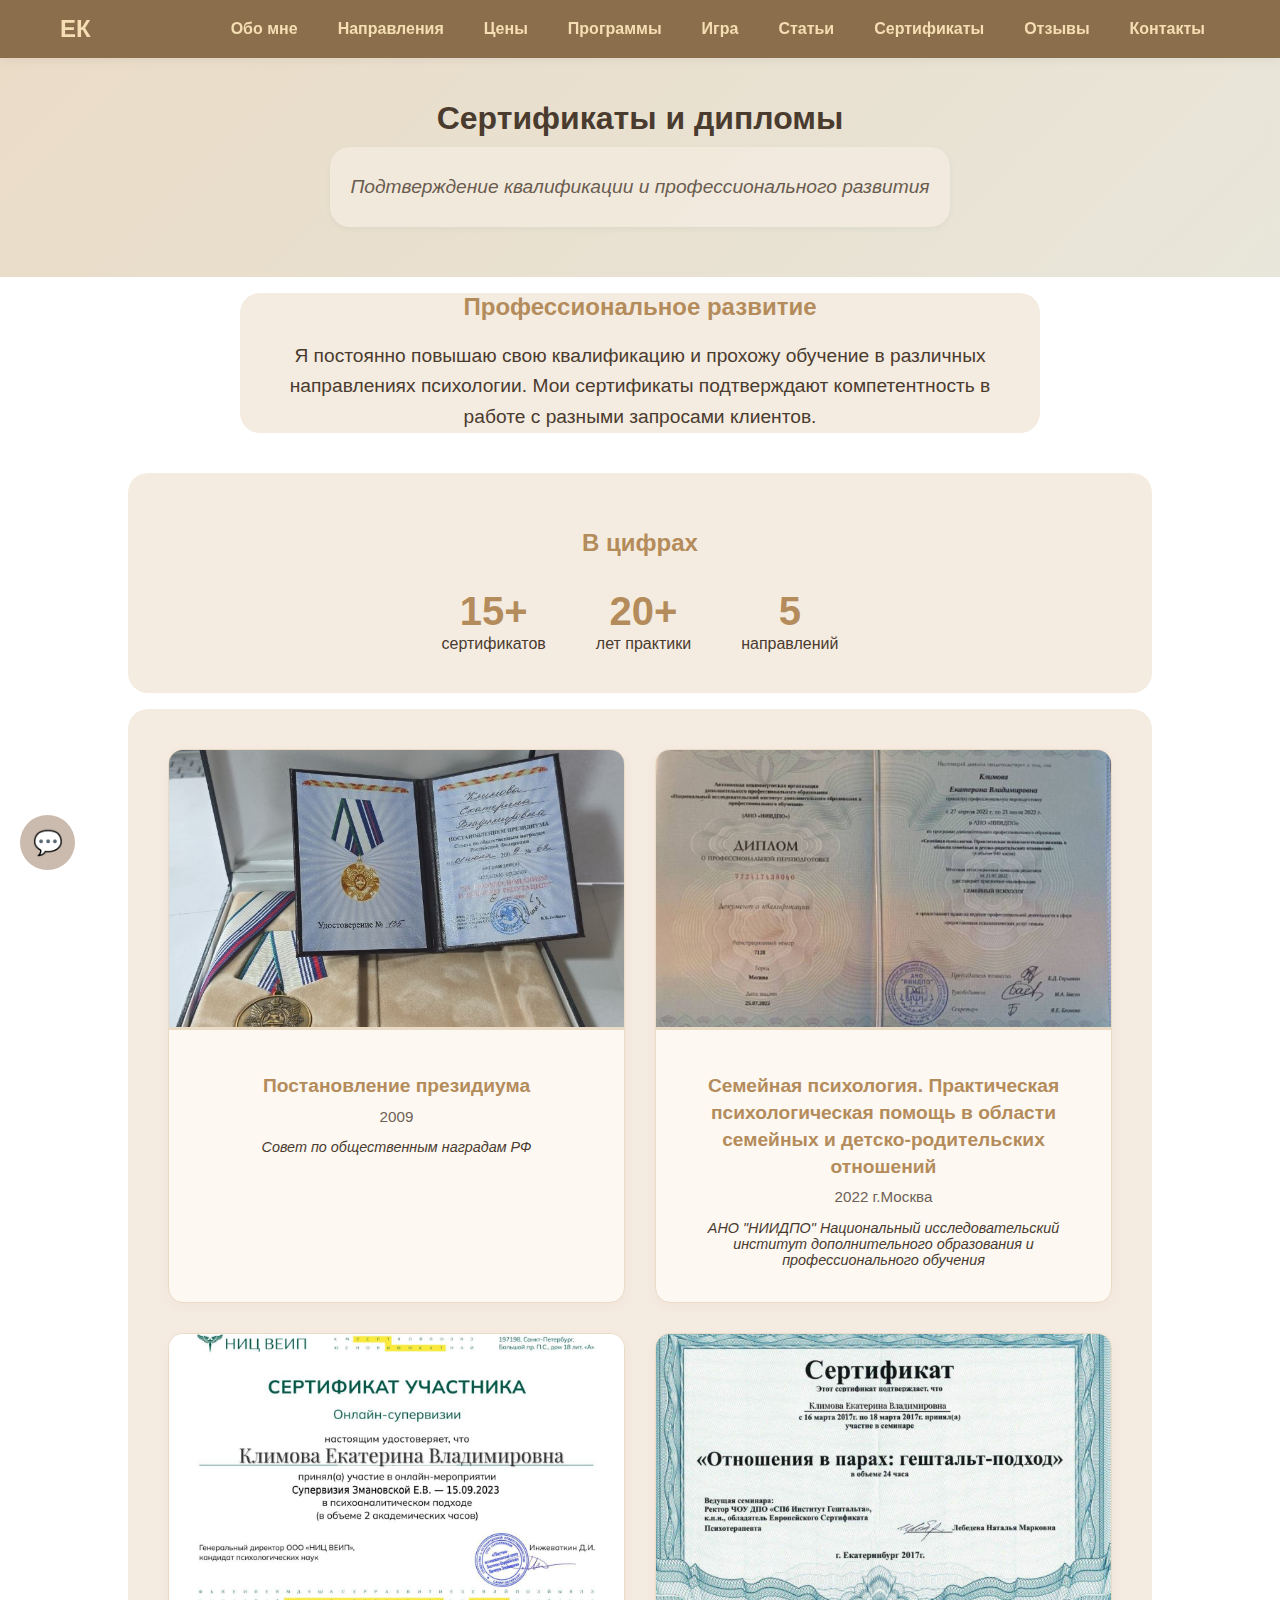
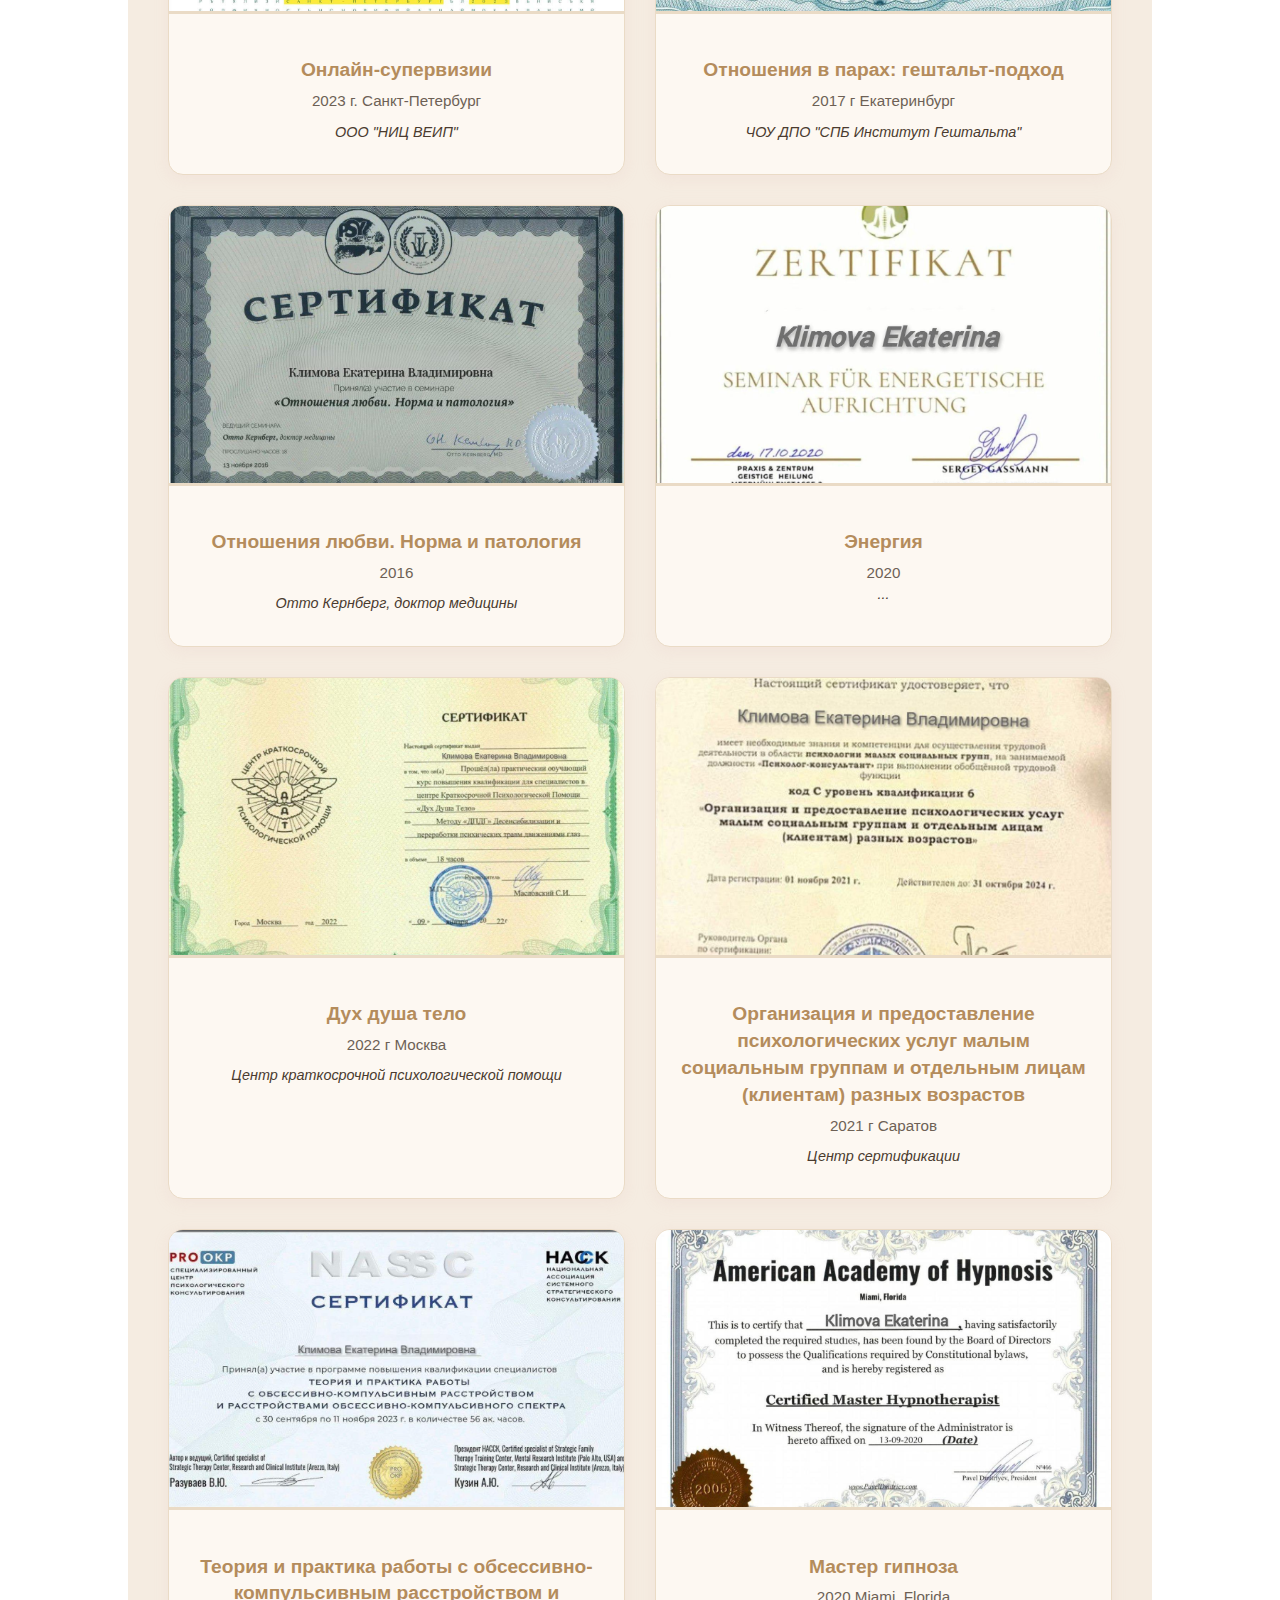
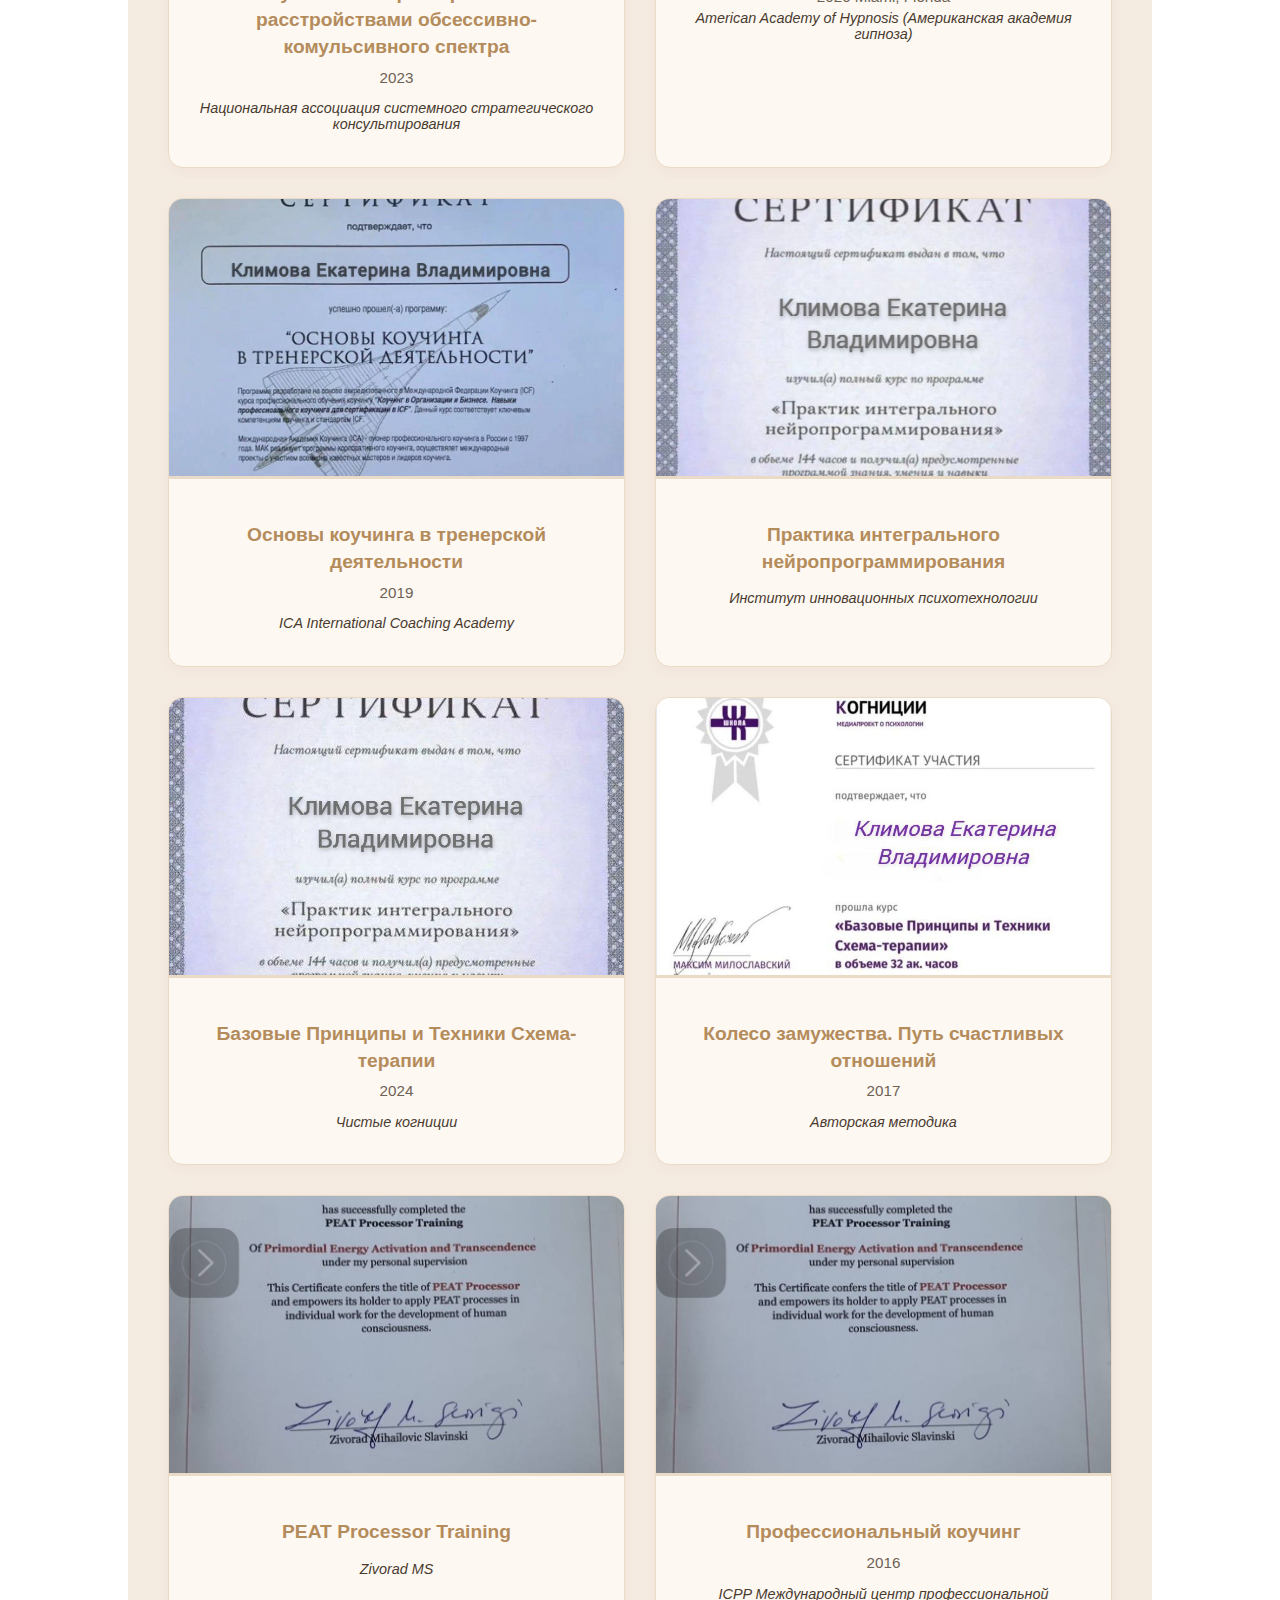
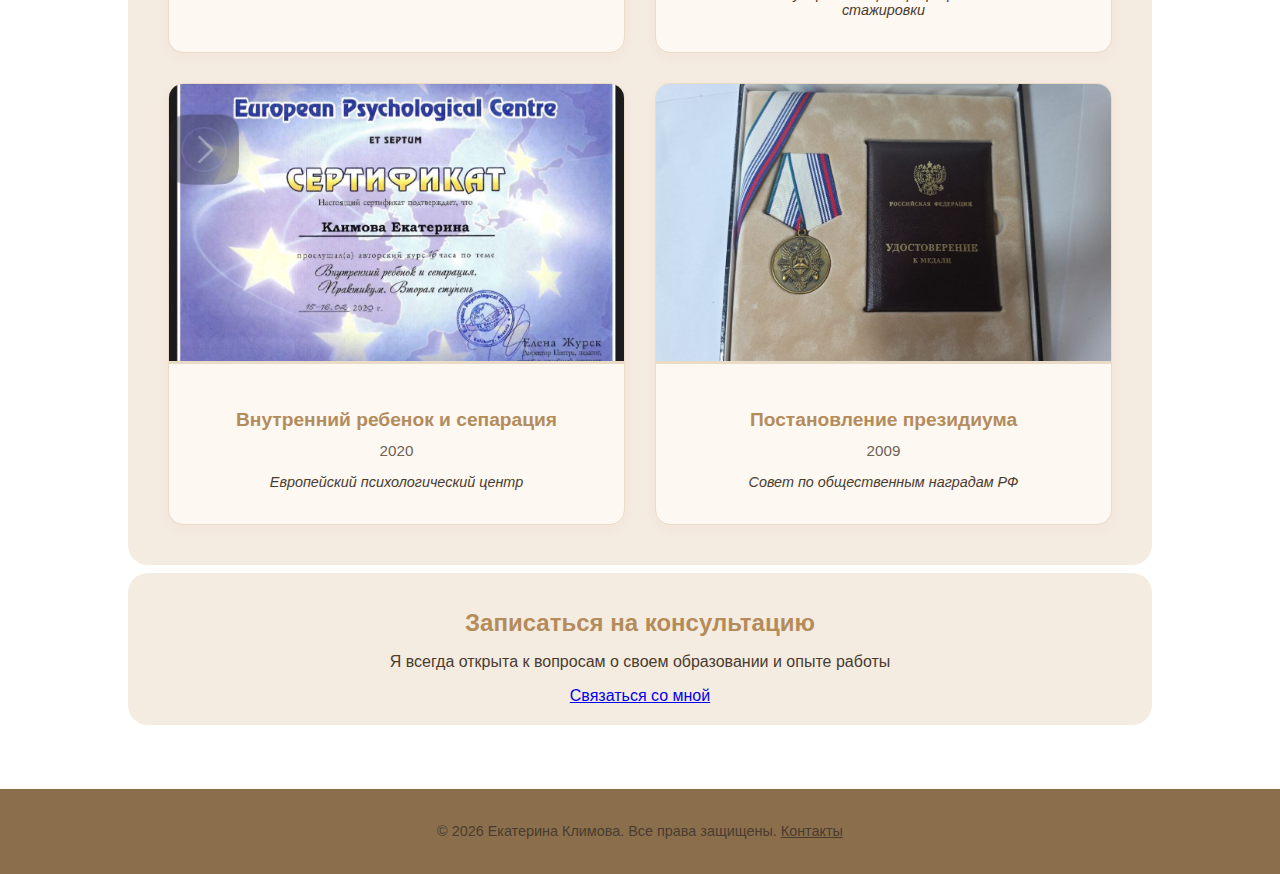
<file: certificates.html>
<!DOCTYPE html>
<html lang="ru">
<head>
    <meta charset="UTF-8">
    <meta name="viewport" content="width=device-width, initial-scale=1.0">
    <title>Сертификаты и дипломы | Екатерина Климова</title>
    
    <link rel="icon" type="image/png" href="images/favicon/favicon-96x96.png" sizes="96x96" />
    <link rel="icon" type="image/svg+xml" href="images/favicon/favicon.svg" />
    <link rel="shortcut icon" href="images/favicon/favicon.ico" />
    <link rel="apple-touch-icon" sizes="180x180" href="images/favicon/apple-touch-icon.png" />
    <link rel="manifest" href="images/favicon/site.webmanifest" />

    <link rel="stylesheet" href="css/style.css">
    <link rel="stylesheet" href="css/certificates.css">
    <link href="https://cdnjs.cloudflare.com/ajax/libs/font-awesome/5.15.4/css/all.min.css" rel="stylesheet">
    
    <meta name="description" content="Сертификаты и дипломы психолога Екатерины Климовой. Подтверждение квалификации и профессионального развития.">
    <meta name="keywords" content="сертификаты психолога, дипломы, квалификация, образование психолога, повышение квалификации">
    
    <!-- Open Graph / Соцсети для страницы сертификатов -->
    <meta property="og:title" content="Сертификаты и дипломы | Екатерина Климова">
    <meta property="og:description" content="Подтверждение квалификации и профессионального развития психолога Екатерины Климовой. Более 15 сертификатов по различным направлениям.">
    <meta property="og:image" content="https://www.klimovapsy.ru/images/certificates-og.jpg">
    <meta property="og:image:width" content="1200">
    <meta property="og:image:height" content="630">
    <meta property="og:url" content="https://www.klimovapsy.ru/certificates.html">
    <meta property="og:type" content="website">
    <meta property="og:locale" content="ru_RU">
    <meta property="og:site_name" content="Екатерина Климова - Психолог">

    <!-- Yandex.Metrika counter -->
    <script type="text/javascript">
        (function(m,e,t,r,i,k,a){
            m[i]=m[i]||function(){(m[i].a=m[i].a||[]).push(arguments)};
            m[i].l=1*new Date();
            for (var j = 0; j < document.scripts.length; j++) {if (document.scripts[j].src === r) { return; }}
            k=e.createElement(t),a=e.getElementsByTagName(t)[0],k.async=1,k.src=r,a.parentNode.insertBefore(k,a)
        })(window, document,'script','https://mc.yandex.ru/metrika/tag.js?id=107070837', 'ym');

        ym(107070837, 'init', {ssr:true, webvisor:true, clickmap:true, ecommerce:"dataLayer", referrer: document.referrer, url: location.href, accurateTrackBounce:true, trackLinks:true});
    </script>
    <noscript><div><img src="https://mc.yandex.ru/watch/107070837" style="position:absolute; left:-9999px;" alt="" /></div></noscript>
    <!-- /Yandex.Metrika counter -->

</head>
<body>

    <nav>
        <div class="nav-container">
            <div class="logo">
                <a href="index.html" aria-label="На главную">ЕК</a>
            </div>
            <div class="menu-toggle" id="mobile-menu" aria-label="Меню" role="button" tabindex="0">
                <span class="bar"></span>
                <span class="bar"></span>
                <span class="bar"></span>
            </div>
            <div class="nav-menu" id="nav-menu">
                <a href="index.html#about">Обо мне</a>
                <a href="index.html#directions">Направления</a>
                <a href="index.html#prices">Цены</a>
                <a href="programs.html">Программы</a>
                <a href="games.html">Игра</a>
                <a href="articles.html">Статьи</a>
                <a href="certificates.html" class="active">Сертификаты</a>
                <a href="reviews.html" class="active">Отзывы</a>
                <a href="index.html#contacts">Контакты</a>
            </div>
        </div>
    </nav>

    <header>
        <h1>Сертификаты и дипломы</h1>
        <div class="photo-caption">
            <p>Подтверждение квалификации и профессионального развития</p>
        </div>
    </header>

    <section class="certificates-intro">
        <h2>Профессиональное развитие</h2>
        <p class="intro-text">Я постоянно повышаю свою квалификацию и прохожу обучение в различных направлениях психологии. Мои сертификаты подтверждают компетентность в работе с разными запросами клиентов.</p>
    </section>

    <section class="certificates-stats">
        <div class="stats-container">
            <h2>В цифрах</h2>
            <div class="stats-numbers">
                <div class="stat-item">
                    <div class="stat-number">15+</div>
                    <div class="stat-label">сертификатов</div>
                </div>
                <div class="stat-item">
                    <div class="stat-number">20+</div>
                    <div class="stat-label">лет практики</div>
                </div>
                <div class="stat-item">
                    <div class="stat-number">5</div>
                    <div class="stat-label">направлений</div>
                </div>
            </div>
        </div>
    </section>

    <section class="certificates-list">
        <h2 class="visually-hidden">Мои сертификаты</h2>
        
        <div class="certificates-grid" id="certificates-grid">
            <!-- Сертификаты с 1 по 17 -->
            <div class="certificate-card" onclick="openModal(16)">
                <img src="certificate/18.jpeg" alt="Сертификат 18 - Постановление президиума" class="certificate-image" onerror="this.src='images/certificate-placeholder.jpg'">
                <div class="certificate-content">
                    <h3>Постановление президиума</h3>
                    <div class="certificate-year">2009</div>
                    <div class="certificate-organization">
                        <p>Совет по общественным наградам РФ</p>
                    </div>
                </div>
            </div>

            <div class="certificate-card" onclick="openModal(1)">
                <img
                    src="certificate/1.jpeg"
                    alt="Сертификат 1 - Семейная психология. Практическая психологическая помощь в области семейных и детско-родительских отношений"
                    class="certificate-image" onerror="this.src='images/certificate-placeholder.jpg'">
                <div class="certificate-content">
                    <h3>Семейная психология. Практическая психологическая помощь в области семейных и детско-родительских отношений</h3>
                    <div class="certificate-year">2022 г.Москва</div>
                    <div class="certificate-organization">
                        <p>АНО "НИИДПО" Национальный исследовательский институт дополнительного образования и профессионального обучения</p>
                    </div>
                </div>
            </div>

            <div class="certificate-card" onclick="openModal(2)">
                <img src="certificate/2.jpeg" alt="Сертификат 2 - Онлайн-супервизии" class="certificate-image" onerror="this.src='images/certificate-placeholder.jpg'">
                <div class="certificate-content">
                    <h3>Онлайн-супервизии</h3>
                    <div class="certificate-year">2023 г. Санкт-Петербург</div>
                    <div class="certificate-organization">
                        <p>ООО "НИЦ ВЕИП"</p>
                    </div>
                </div>
            </div>

            <div class="certificate-card" onclick="openModal(3)">
                <img src="certificate/3.jpeg" alt="Сертификат 3 - Отношения в парах: гештальт-подход" class="certificate-image" onerror="this.src='images/certificate-placeholder.jpg'">
                <div class="certificate-content">
                    <h3>Отношения в парах: гештальт-подход</h3>
                    <div class="certificate-year">2017 г Екатеринбург</div>
                    <div class="certificate-organization">
                        <p>ЧОУ ДПО "СПБ Институт Гештальта"</p>
                    </div>
                </div>
            </div>

            <div class="certificate-card" onclick="openModal(4)">
                <img src="certificate/4.jpeg" alt="Сертификат 4 - Отношения любви. Норма и патология" class="certificate-image" onerror="this.src='images/certificate-placeholder.jpg'">
                <div class="certificate-content">
                    <h3>Отношения любви. Норма и патология</h3>
                    <div class="certificate-year">2016</div>
                    <div class="certificate-organization">
                        <p>Отто Кернберг, доктор медицины</p>
                    </div>
                </div>
            </div>

            <div class="certificate-card" onclick="openModal(5)">
                <img src="certificate/5.jpeg" alt="Сертификат 5 - Энергия" class="certificate-image" onerror="this.src='images/certificate-placeholder.jpg'">
                <div class="certificate-content">
                    <h3>Энергия</h3>
                    <div class="certificate-year">2020</div>
                    <div class="certificate-organization">...</div>
                </div>
            </div>

            <div class="certificate-card" onclick="openModal(6)">
                <img src="certificate/6.jpeg" alt="Сертификат 6 - Дух душа тело" class="certificate-image" onerror="this.src='images/certificate-placeholder.jpg'">
                <div class="certificate-content">
                    <h3>Дух душа тело</h3>
                    <div class="certificate-year">2022 г Москва</div>
                    <div class="certificate-organization">
                        <p>Центр краткосрочной психологической помощи</p>
                    </div>
                </div>
            </div>

            <div class="certificate-card" onclick="openModal(7)">
                <img src="certificate/7.jpeg" alt="Сертификат 7 - Организация и предоставление психологических услуг малым социальным группам" class="certificate-image" onerror="this.src='images/certificate-placeholder.jpg'">
                <div class="certificate-content">
                    <h3>Организация и предоставление психологических услуг малым социальным группам и отдельным лицам (клиентам) разных возрастов</h3>
                    <div class="certificate-year">2021 г Саратов</div>
                    <div class="certificate-organization">
                        <p>Центр сертификации</p>
                    </div>
                </div>
            </div>

            <div class="certificate-card" onclick="openModal(8)">
                <img src="certificate/8.jpeg" alt="Сертификат 8 - теория и практика работы с обсессивно-компульсивным расстройством и расстройствами обсессивно-комульсивного спектра" class="certificate-image" onerror="this.src='images/certificate-placeholder.jpg'">
                <div class="certificate-content">
                    <h3>Теория и практика работы с обсессивно-компульсивным расстройством и расстройствами обсессивно-комульсивного спектра</h3>
                    <div class="certificate-year">2023</div>
                    <div class="certificate-organization">
                        <p>Национальная ассоциация системного стратегического консультирования</p>
                    </div>
                </div>
            </div>

            <div class="certificate-card" onclick="openModal(9)">
                <img src="certificate/9.jpeg" alt="Сертификат 9 - Мастер гипноза" class="certificate-image" onerror="this.src='images/certificate-placeholder.jpg'">
                <div class="certificate-content">
                    <h3>Мастер гипноза</h3>
                    <div class="certificate-year">2020 Miami, Florida</div>
                    <div class="certificate-organization">American Academy of Hypnosis (Американская академия гипноза)</div>
                </div>
            </div>

            <div class="certificate-card" onclick="openModal(10)">
                <img src="certificate/10.jpeg" alt="Сертификат 10 - Основы коучинга в тренерской деятельности" class="certificate-image" onerror="this.src='images/certificate-placeholder.jpg'">
                <div class="certificate-content">
                    <h3>Основы коучинга в тренерской деятельности</h3>
                    <div class="certificate-year">2019</div>
                    <div class="certificate-organization">
                        <p>ICA International Coaching Academy</p>
                    </div>
                </div>
            </div>

            <div class="certificate-card" onclick="openModal(11)">
                <img src="certificate/11.jpeg" alt="Сертификат 11 - Практика интегрального нейропрограммирования" class="certificate-image" onerror="this.src='images/certificate-placeholder.jpg'">
                <div class="certificate-content">
                    <h3>Практика интегрального нейропрограммирования</h3>
                    <div class="certificate-year"></div>
                    <div class="certificate-organization">
                        <p>Институт инновационных психотехнологии</p>
                    </div>
                </div>
            </div>

            <div class="certificate-card" onclick="openModal(12)">
                <img src="certificate/12.jpeg" alt="Сертификат 12 - Базовые Принципы и Техники Схема-терапии" class="certificate-image" onerror="this.src='images/certificate-placeholder.jpg'">
                <div class="certificate-content">
                    <h3>Базовые Принципы и Техники Схема-терапии</h3>
                    <div class="certificate-year">2024</div>
                    <div class="certificate-organization">
                        <p>Чистые когниции</p>
                    </div>
                </div>
            </div>

            <div class="certificate-card" onclick="openModal(13)">
                <img src="certificate/13.jpeg" alt="Сертификат 13 - Колесо замужества. Путь счастливых отношений" class="certificate-image" onerror="this.src='images/certificate-placeholder.jpg'">
                <div class="certificate-content">
                    <h3>Колесо замужества. Путь счастливых отношений</h3>
                    <div class="certificate-year">2017</div>
                    <div class="certificate-organization">
                        <p>Авторская методика </p>
                    </div>
                </div>
            </div>

            <div class="certificate-card" onclick="openModal(14)">
                <img src="certificate/14.jpeg" alt="Сертификат 14 - PEAT Processor Training" class="certificate-image" onerror="this.src='images/certificate-placeholder.jpg'">
                <div class="certificate-content">
                    <h3>PEAT Processor Training</h3>
                    <div class="certificate-year"></div>
                    <div class="certificate-organization">
                        <p>Zivorad MS</p>
                    </div>
                </div>
            </div>

            <div class="certificate-card" onclick="openModal(15)">
                <img src="certificate/15.jpeg" alt="Сертификат 15 - Профессиональный коучинг" class="certificate-image" onerror="this.src='images/certificate-placeholder.jpg'">
                <div class="certificate-content">
                    <h3>Профессиональный коучинг</h3>
                    <div class="certificate-year">2016</div>
                    <div class="certificate-organization">
                        <p>ICPP Международный центр профессиональной стажировки</p>
                    </div>
                </div>
            </div>

            <div class="certificate-card" onclick="openModal(16)">
                <img src="certificate/16.jpeg" alt="Сертификат 16 - Внутренний ребенок и сепарация" class="certificate-image" onerror="this.src='images/certificate-placeholder.jpg'">
                <div class="certificate-content">
                    <h3>Внутренний ребенок и сепарация</h3>
                    <div class="certificate-year">2020</div>
                    <div class="certificate-organization">
                        <p>Европейский психологический центр</p>
                    </div>
                </div>
            </div>
            <div class="certificate-card" onclick="openModal(16)">
                <img src="certificate/20.jpeg" alt="Сертификат 18 - Постановление президиума" class="certificate-image" onerror="this.src='images/certificate-placeholder.jpg'">
                <div class="certificate-content">
                    <h3>Постановление президиума</h3>
                    <div class="certificate-year">2009</div>
                    <div class="certificate-organization">
                        <p>Совет по общественным наградам РФ</p>
                    </div>
                </div>
            </div>

           

        </div>
    </section>

    <section class="programs-cta">
        <h2>Записаться на консультацию</h2>
        <p>Я всегда открыта к вопросам о своем образовании и опыте работы</p>
        <a href="index.html#contacts" class="cta-button">Связаться со мной</a>
    </section>

    <footer>
        <p>&copy; 2026 Екатерина Климова. Все права защищены. <a href="index.html#contacts" style="color: var(--text-color);">Контакты</a></p>
    </footer>

    <!-- Кнопка вверх -->
    <button class="scroll-top" id="scrollTopBtn" aria-label="Наверх">&#8679;</button>

    <!-- Ссылка на Телеграм -->
    <a class="telegram-link" href="https://t.me/loveAbuz2020" target="_blank" rel="noopener noreferrer" aria-label="Связаться в Telegram">&#128172;</a>

    <!-- Модальное окно для просмотра сертификатов -->
    <div id="certificateModal" class="modal">
        <span class="modal-close" onclick="closeModal()">&times;</span>
        <span class="modal-nav prev" onclick="changeImage(-1)">&#10094;</span>
        <span class="modal-nav next" onclick="changeImage(1)">&#10095;</span>
        <img class="modal-content" id="modalImage">
        <div id="modalCaption" class="modal-caption"></div>
    </div>

    <script>
        // Данные сертификатов
        const certificates = [
            { src: 'certificate/1.jpeg', title: 'Когнитивно-поведенческая терапия', year: '2023', org: 'Институт практической психологии' },
            { src: 'certificate/2.jpeg', title: 'Семейное консультирование', year: '2023', org: 'Международная школа семейной терапии' },
            { src: 'certificate/3.jpeg', title: 'Работа с тревожными расстройствами', year: '2022', org: 'Ассоциация когнитивно-поведенческой терапии' },
            { src: 'certificate/4.jpeg', title: 'Гештальт-терапия', year: '2022', org: 'Московский гештальт институт' },
            { src: 'certificate/5.jpeg', title: 'Психосоматика и тело', year: '2021', org: 'Институт психосоматики' },
            { src: 'certificate/6.jpeg', title: 'Детская и подростковая психология', year: '2021', org: 'Центр детской психологии' },
            { src: 'certificate/7.jpeg', title: 'Кризисная психология', year: '2020', org: 'Институт экстремальной психологии' },
            { src: 'certificate/8.jpeg', title: 'Арт-терапия', year: '2020', org: 'Международная школа арт-терапии' },
            { src: 'certificate/9.jpeg', title: 'Травматерапия и работа с ПТСР', year: '2019', org: 'Центр психологической травмы' },
            { src: 'certificate/10.jpeg', title: 'НЛП-практик', year: '2019', org: 'Центр НЛП' },
            { src: 'certificate/11.jpeg', title: 'Гипнотерапия', year: '2018', org: 'Институт гипноза' },
            { src: 'certificate/12.jpeg', title: 'Психодиагностика', year: '2018', org: 'Московский государственный университет' },
            { src: 'certificate/13.jpeg', title: 'Экзистенциальная психология', year: '2017', org: 'Институт экзистенциальной психологии' },
            { src: 'certificate/14.jpeg', title: 'Психология зависимости', year: '2017', org: 'Реабилитационный центр' },
            { src: 'certificate/15.jpeg', title: 'Диплом психолога', year: '2016', org: 'Московский институт психологии' },
            { src: 'certificate/16.jpeg', title: 'Профессиональный коучинг', year: '2016', org: 'Международная академия коучинга' },
            { src: 'certificate/17.jpeg', title: 'Медиация и разрешение конфликтов', year: '2015', org: 'Центр медиации' },
            { src: 'certificate/18.jpeg', title: 'Постановление президиума', year: '2009', org: 'Совет по общественным наградам' }
        ];

        let currentIndex = 0;
        const modal = document.getElementById('certificateModal');
        const modalImg = document.getElementById('modalImage');
        const modalCaption = document.getElementById('modalCaption');

        function openModal(index) {
            currentIndex = index - 1;
            updateModal();
            modal.style.display = 'block';
            document.body.style.overflow = 'hidden';
        }

        function closeModal() {
            modal.style.display = 'none';
            document.body.style.overflow = 'auto';
        }

        function changeImage(direction) {
            currentIndex += direction;
            if (currentIndex < 0) currentIndex = certificates.length - 1;
            if (currentIndex >= certificates.length) currentIndex = 0;
            updateModal();
        }

        function updateModal() {
            const cert = certificates[currentIndex];
            modalImg.src = cert.src;
            modalCaption.innerHTML = `${cert.title}<br>${cert.org}, ${cert.year}`;
        }

        // Закрытие по клику вне изображения
        modal.addEventListener('click', function(e) {
            if (e.target === modal) {
                closeModal();
            }
        });

        // Клавиатурная навигация
        document.addEventListener('keydown', function(e) {
            if (modal.style.display === 'block') {
                if (e.key === 'ArrowLeft') {
                    changeImage(-1);
                } else if (e.key === 'ArrowRight') {
                    changeImage(1);
                } else if (e.key === 'Escape') {
                    closeModal();
                }
            }
        });

        // Появление кнопки "Вверх"
        const scrollTopBtn = document.getElementById('scrollTopBtn');
        window.addEventListener('scroll', () => {
            if (window.scrollY > 400) {
                scrollTopBtn.style.display = 'block';
            } else {
                scrollTopBtn.style.display = 'none';
            }
        });

        scrollTopBtn.addEventListener('click', () => {
            window.scrollTo({
                top: 0,
                behavior: 'smooth'
            });
        });

        // Мобильное меню
        const mobileMenu = document.getElementById('mobile-menu');
        const navMenu = document.getElementById('nav-menu');

        if (mobileMenu) {
            mobileMenu.addEventListener('click', () => {
                mobileMenu.classList.toggle('active');
                navMenu.classList.toggle('active');
            });

            document.querySelectorAll('.nav-menu a').forEach(link => {
                link.addEventListener('click', () => {
                    mobileMenu.classList.remove('active');
                    navMenu.classList.remove('active');
                });
            });
        }
    </script>
</body>
</html>
</file>
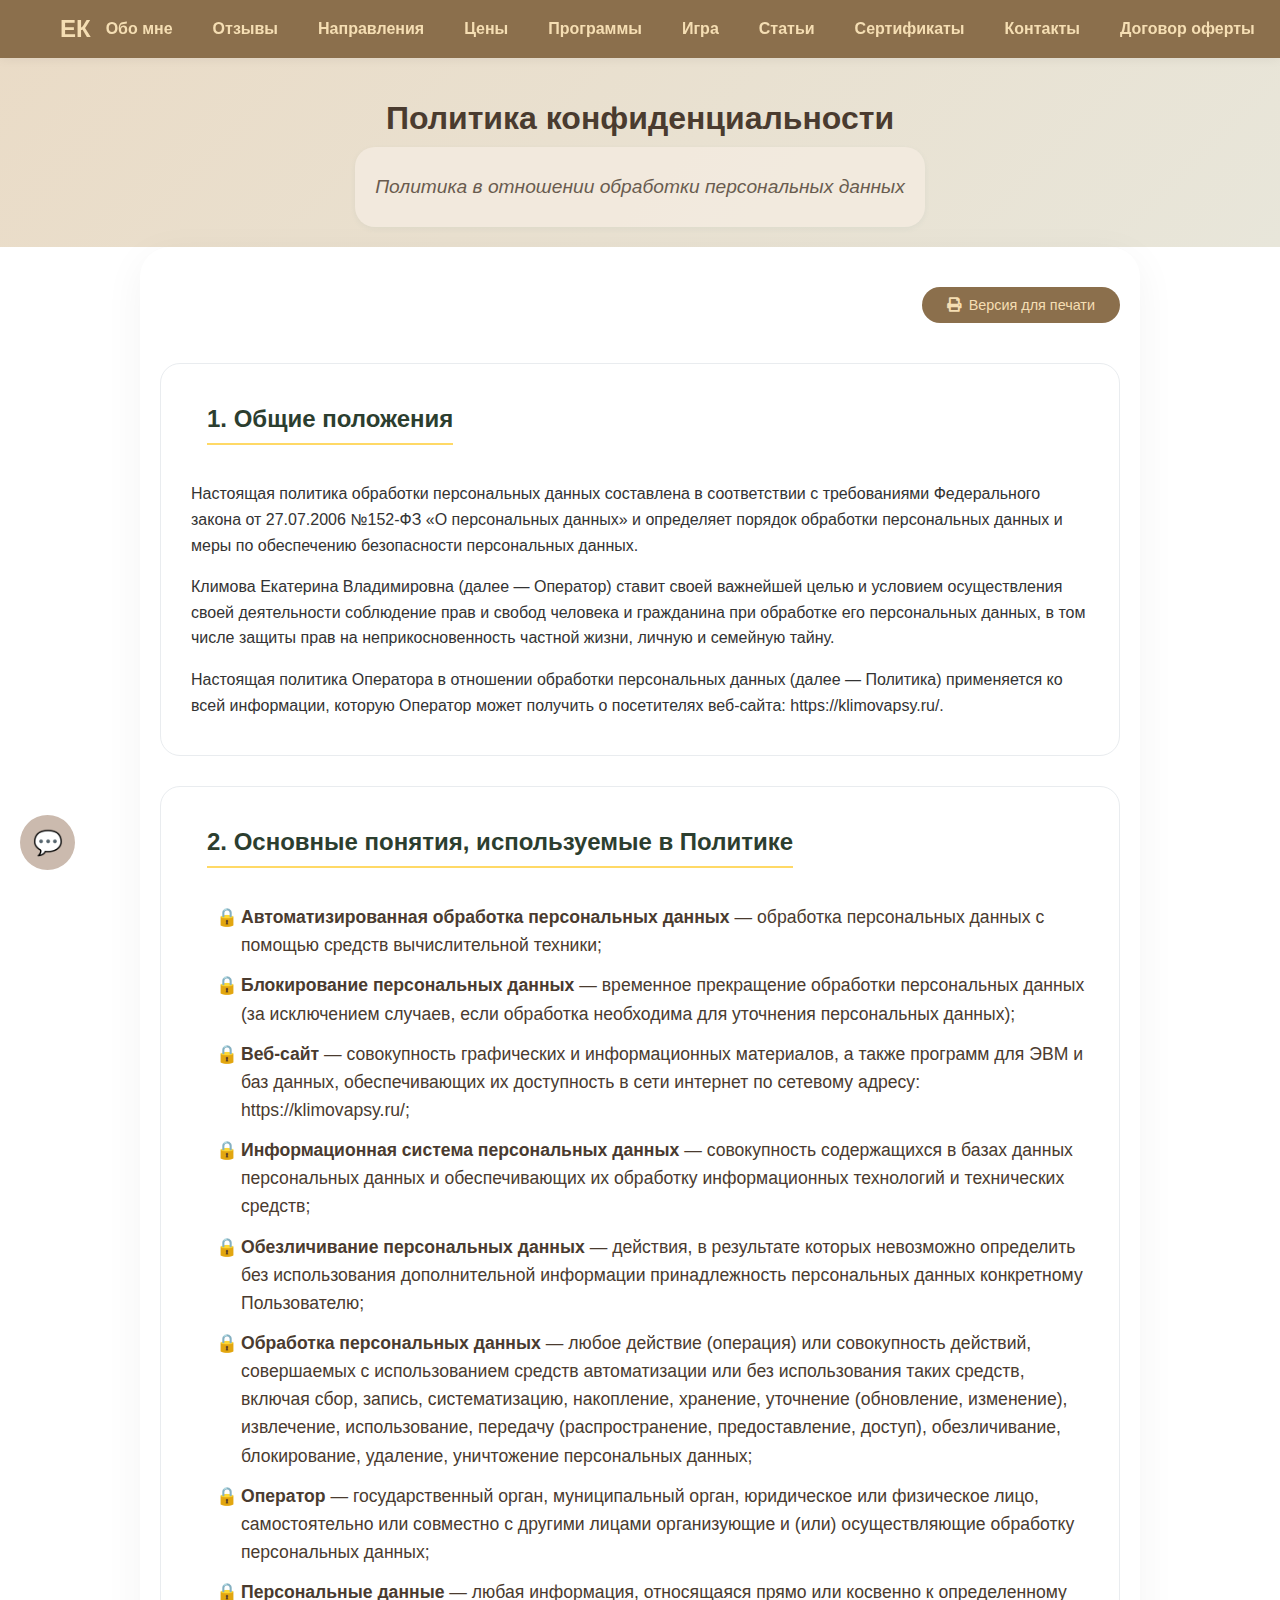
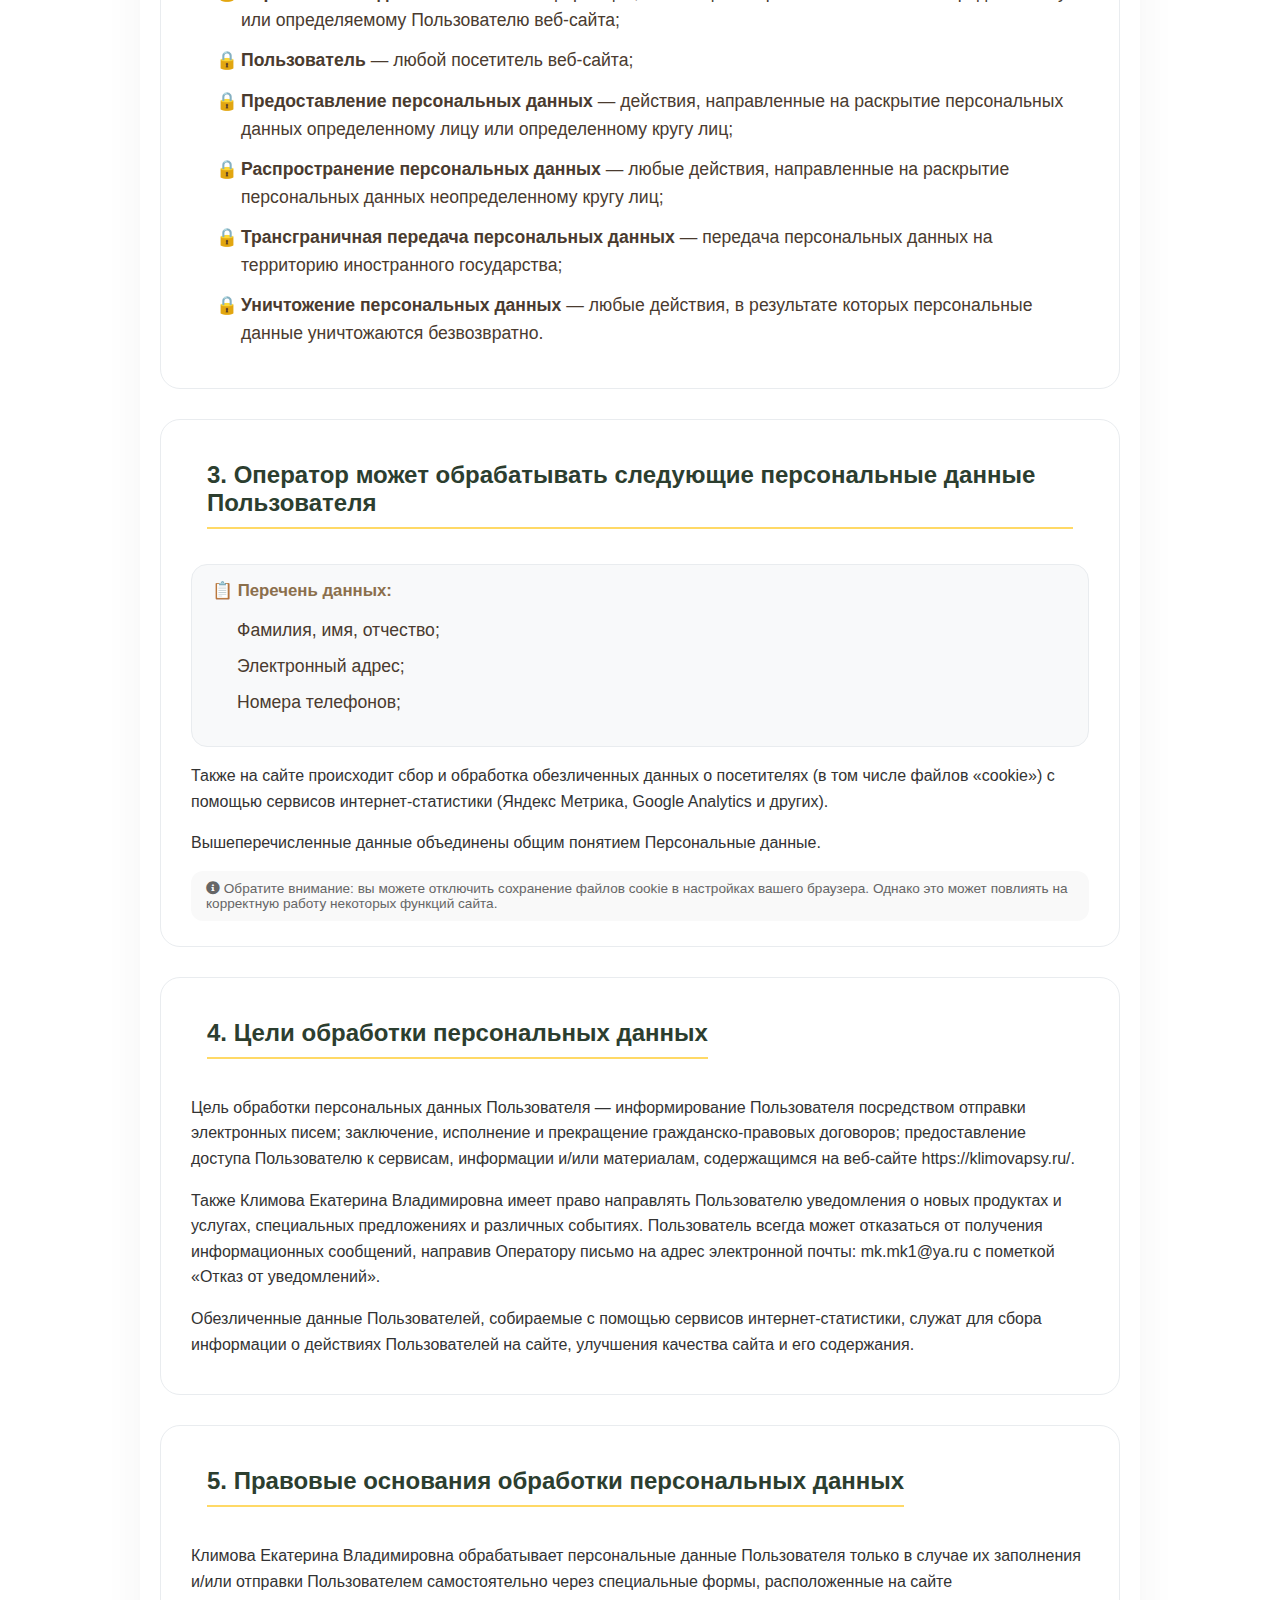
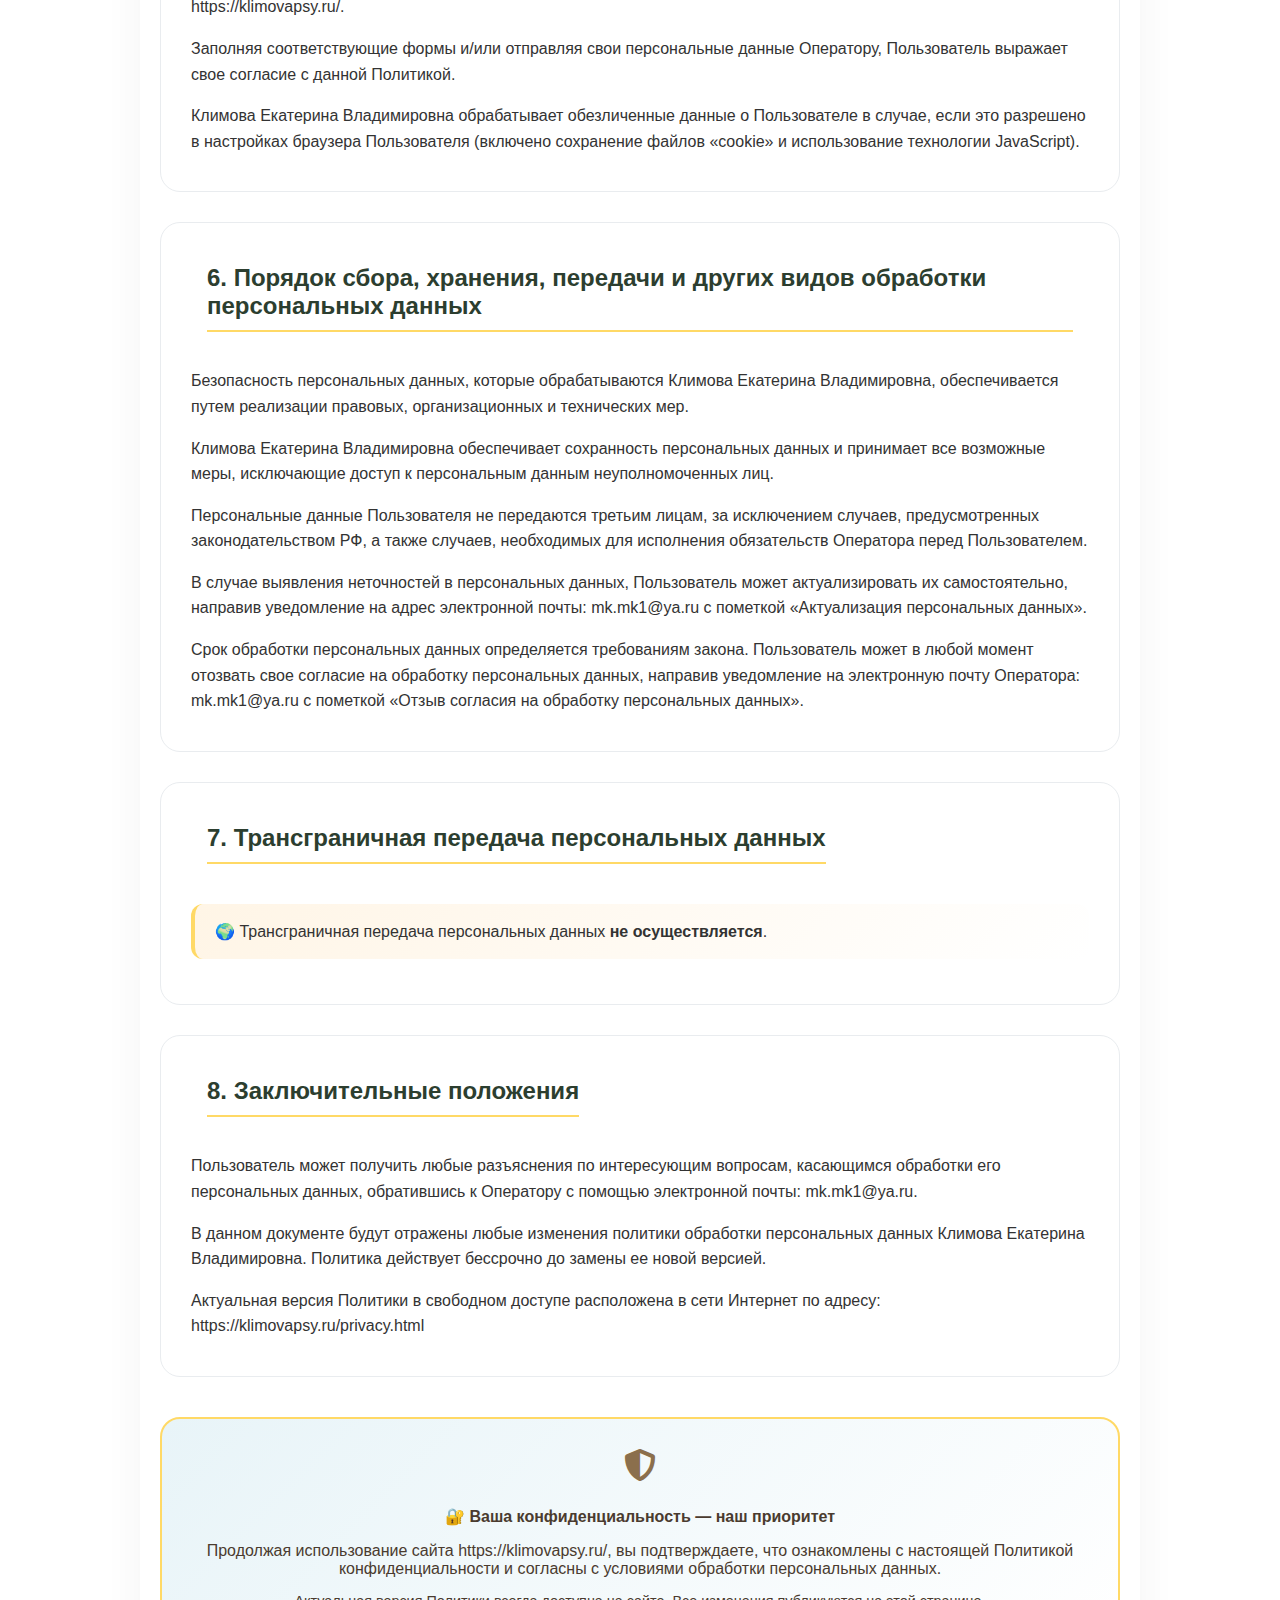
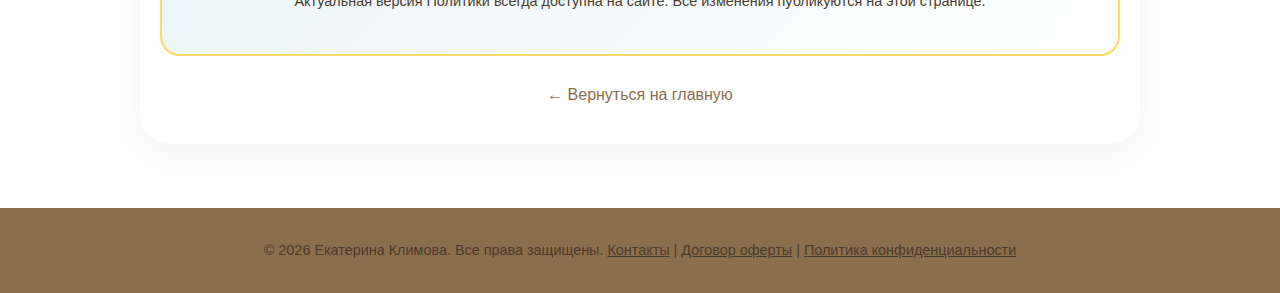
<file: doc.html>
<!DOCTYPE html>
<html lang="ru">
<head>
    <meta charset="UTF-8">
    <meta name="viewport" content="width=device-width, initial-scale=1.0">
    <title>Политика конфиденциальности | Екатерина Климова</title>
    
    <link rel="icon" type="image/png" href="images/favicon/favicon-96x96.png" sizes="96x96" />
    <link rel="icon" type="image/svg+xml" href="images/favicon/favicon.svg" />
    <link rel="shortcut icon" href="images/favicon/favicon.ico" />
    <link rel="apple-touch-icon" sizes="180x180" href="images/favicon/apple-touch-icon.png" />
    <link rel="manifest" href="images/favicon/site.webmanifest" />

    <link rel="stylesheet" href="css/style.css">
    <link href="https://cdnjs.cloudflare.com/ajax/libs/font-awesome/5.15.4/css/all.min.css" rel="stylesheet">
    
    <meta name="description" content="Политика обработки персональных данных на сайте психолога Екатерины Климовой">
    <meta name="keywords" content="политика конфиденциальности, персональные данные, обработка данных, конфиденциальность">
    
    <!-- Open Graph -->
    <meta property="og:title" content="Политика конфиденциальности | Екатерина Климова">
    <meta property="og:description" content="Политика обработки персональных данных на сайте психолога Екатерины Климовой">
    <meta property="og:image" content="https://www.klimovapsy.ru/images/privacy-og.jpg">
    <meta property="og:url" content="https://www.klimovapsy.ru/privacy.html">
    <meta property="og:type" content="website">
    <meta property="og:locale" content="ru_RU">
    <meta property="og:site_name" content="Екатерина Климова - Психолог">

    <!-- Yandex.Metrika counter -->
    <script type="text/javascript">
        (function(m,e,t,r,i,k,a){
            m[i]=m[i]||function(){(m[i].a=m[i].a||[]).push(arguments)};
            m[i].l=1*new Date();
            for (var j = 0; j < document.scripts.length; j++) {if (document.scripts[j].src === r) { return; }}
            k=e.createElement(t),a=e.getElementsByTagName(t)[0],k.async=1,k.src=r,a.parentNode.insertBefore(k,a)
        })(window, document,'script','https://mc.yandex.ru/metrika/tag.js?id=107070837', 'ym');

        ym(107070837, 'init', {ssr:true, webvisor:true, clickmap:true, ecommerce:"dataLayer", referrer: document.referrer, url: location.href, accurateTrackBounce:true, trackLinks:true});
    </script>
    <noscript><div><img src="https://mc.yandex.ru/watch/107070837" style="position:absolute; left:-9999px;" alt="" /></div></noscript>
    <!-- /Yandex.Metrika counter -->
    
    <style>
        /* Дополнительные стили для страницы политики конфиденциальности */
        .privacy-content {
            max-width: 1000px;
            margin: 0 auto;
            padding: 40px 20px;
            background: #fff;
            border-radius: 30px;
            box-shadow: 0 10px 40px rgba(0,0,0,0.05);
        }
        
        .privacy-content h1 {
            color: #2c3e2f;
            text-align: center;
            margin-bottom: 10px;
            font-size: 2.2em;
        }
        
        .privacy-content .privacy-subtitle {
            text-align: center;
            color: #8b6f4c;
            font-size: 1.2em;
            margin-bottom: 40px;
            border-bottom: 2px solid #ffd966;
            display: inline-block;
            width: auto;
            margin-left: auto;
            margin-right: auto;
            padding-bottom: 10px;
        }
        
        .privacy-section {
            margin-bottom: 30px;
            background: #fff;
            border-radius: 20px;
            padding: 25px 30px;
            border: 1px solid #e9ecef;
            transition: box-shadow 0.3s ease;
        }
        
        .privacy-section:hover {
            box-shadow: 0 8px 25px rgba(0,0,0,0.08);
        }
        
        .privacy-section h2 {
            color: #2c3e2f;
            font-size: 1.5em;
            margin-bottom: 20px;
            padding-bottom: 10px;
            border-bottom: 2px solid #ffd966;
            display: inline-block;
        }
        
        .privacy-section h3 {
            color: #8b6f4c;
            font-size: 1.2em;
            margin: 20px 0 15px 0;
        }
        
        .privacy-section p {
            line-height: 1.6;
            margin-bottom: 12px;
            color: #333;
        }
        
        .privacy-section ul, .privacy-section ol {
            margin: 15px 0 15px 25px;
            line-height: 1.6;
        }
        
        .privacy-section li {
            margin-bottom: 8px;
        }
        
        .legal-list {
            list-style-type: none;
            padding-left: 0;
        }
        
        .legal-list li {
            padding-left: 25px;
            position: relative;
            margin-bottom: 12px;
        }
        
        .legal-list li:before {
            content: "🔒";
            position: absolute;
            left: 0;
            top: 0;
        }
        
        .highlight-badge {
            background: linear-gradient(135deg, #fff5e6, #fff);
            border-left: 4px solid #ffd966;
            padding: 15px 20px;
            margin: 20px 0;
            border-radius: 12px;
        }
        
        .data-list {
            background: #f8f9fa;
            border-radius: 16px;
            padding: 15px 20px;
            margin: 15px 0;
            border: 1px solid #e9ecef;
        }
        
        .data-title {
            font-weight: bold;
            color: #8b6f4c;
            display: block;
            margin-bottom: 8px;
            font-size: 1.05em;
        }
        
        .important-note {
            background: linear-gradient(135deg, #e8f4f8, #fff);
            border-radius: 20px;
            padding: 30px;
            text-align: center;
            margin-top: 40px;
            border: 2px solid #ffd966;
        }
        
        .important-note p {
            margin-bottom: 15px;
        }
        
        .back-link {
            display: inline-block;
            margin-top: 30px;
            text-align: center;
            width: 100%;
            text-decoration: none;
            color: #8b6f4c;
            font-weight: 500;
            transition: color 0.3s ease;
        }
        
        .back-link:hover {
            color: #6a5acd;
        }
        
        @media (max-width: 768px) {
            .privacy-content {
                padding: 25px 15px;
            }
            
            .privacy-section {
                padding: 20px;
            }
            
            .privacy-section h2 {
                font-size: 1.3em;
            }
            
            .privacy-content h1 {
                font-size: 1.6em;
            }
        }
        
        .print-btn {
            background: #8b6f4c;
            color: #f5deb3;
            border: none;
            padding: 10px 25px;
            border-radius: 40px;
            cursor: pointer;
            font-size: 0.9em;
            margin-bottom: 20px;
            transition: background 0.3s ease;
            display: inline-flex;
            align-items: center;
            gap: 8px;
        }
        
        .print-btn:hover {
            background: #6a5acd;
            color: #fff;
        }
        
        .cookie-note {
            font-size: 0.85em;
            color: #666;
            background: #f9f9f9;
            padding: 10px 15px;
            border-radius: 12px;
            margin-top: 15px;
        }
    </style>
</head>
<body>

    <nav>
        <div class="nav-container">
            <div class="logo">
                <a href="index.html" aria-label="На главную">ЕК</a>
            </div>
            <div class="menu-toggle" id="mobile-menu" aria-label="Меню" role="button" tabindex="0">
                <span class="bar"></span>
                <span class="bar"></span>
                <span class="bar"></span>
            </div>
            <div class="nav-menu" id="nav-menu">
                <a href="index.html#about">Обо мне</a>
                <a href="reviews.html">Отзывы</a>
                <a href="index.html#directions">Направления</a>
                <a href="index.html#prices">Цены</a>
                <a href="programs.html">Программы</a>
                <a href="games.html">Игра</a>
                <a href="articles.html">Статьи</a>
                <a href="certificates.html">Сертификаты</a>
                <a href="index.html#contacts">Контакты</a>
                <a href="offer.html">Договор оферты</a>
                <a href="doc.html">Политика конфиденциальности</a>
            </div>
        </div>
    </nav>

    <header style="padding-bottom: 20px;">
        <h1>Политика конфиденциальности</h1>
        <div class="photo-caption">
            <p>Политика в отношении обработки персональных данных</p>
        </div>
    </header>

    <main class="privacy-content">
        <div style="text-align: right; margin-bottom: 20px;">
            <button class="print-btn" onclick="window.print()">
                <i class="fas fa-print"></i> Версия для печати
            </button>
        </div>
        
        <!-- 1. Общие положения -->
        <div class="privacy-section">
            <h2>1. Общие положения</h2>
            <p>Настоящая политика обработки персональных данных составлена в соответствии с требованиями Федерального закона от 27.07.2006 №152-ФЗ «О персональных данных» и определяет порядок обработки персональных данных и меры по обеспечению безопасности персональных данных.</p>
            <p>Климова Екатерина Владимировна (далее — Оператор) ставит своей важнейшей целью и условием осуществления своей деятельности соблюдение прав и свобод человека и гражданина при обработке его персональных данных, в том числе защиты прав на неприкосновенность частной жизни, личную и семейную тайну.</p>
            <p>Настоящая политика Оператора в отношении обработки персональных данных (далее — Политика) применяется ко всей информации, которую Оператор может получить о посетителях веб-сайта: https://klimovapsy.ru/.</p>
        </div>
        
        <!-- 2. Основные понятия -->
        <div class="privacy-section">
            <h2>2. Основные понятия, используемые в Политике</h2>
            <ul class="legal-list">
                <li><strong>Автоматизированная обработка персональных данных</strong> — обработка персональных данных с помощью средств вычислительной техники;</li>
                <li><strong>Блокирование персональных данных</strong> — временное прекращение обработки персональных данных (за исключением случаев, если обработка необходима для уточнения персональных данных);</li>
                <li><strong>Веб-сайт</strong> — совокупность графических и информационных материалов, а также программ для ЭВМ и баз данных, обеспечивающих их доступность в сети интернет по сетевому адресу: https://klimovapsy.ru/;</li>
                <li><strong>Информационная система персональных данных</strong> — совокупность содержащихся в базах данных персональных данных и обеспечивающих их обработку информационных технологий и технических средств;</li>
                <li><strong>Обезличивание персональных данных</strong> — действия, в результате которых невозможно определить без использования дополнительной информации принадлежность персональных данных конкретному Пользователю;</li>
                <li><strong>Обработка персональных данных</strong> — любое действие (операция) или совокупность действий, совершаемых с использованием средств автоматизации или без использования таких средств, включая сбор, запись, систематизацию, накопление, хранение, уточнение (обновление, изменение), извлечение, использование, передачу (распространение, предоставление, доступ), обезличивание, блокирование, удаление, уничтожение персональных данных;</li>
                <li><strong>Оператор</strong> — государственный орган, муниципальный орган, юридическое или физическое лицо, самостоятельно или совместно с другими лицами организующие и (или) осуществляющие обработку персональных данных;</li>
                <li><strong>Персональные данные</strong> — любая информация, относящаяся прямо или косвенно к определенному или определяемому Пользователю веб-сайта;</li>
                <li><strong>Пользователь</strong> — любой посетитель веб-сайта;</li>
                <li><strong>Предоставление персональных данных</strong> — действия, направленные на раскрытие персональных данных определенному лицу или определенному кругу лиц;</li>
                <li><strong>Распространение персональных данных</strong> — любые действия, направленные на раскрытие персональных данных неопределенному кругу лиц;</li>
                <li><strong>Трансграничная передача персональных данных</strong> — передача персональных данных на территорию иностранного государства;</li>
                <li><strong>Уничтожение персональных данных</strong> — любые действия, в результате которых персональные данные уничтожаются безвозвратно.</li>
            </ul>
        </div>
        
        <!-- 3. Какие данные обрабатываются -->
        <div class="privacy-section">
            <h2>3. Оператор может обрабатывать следующие персональные данные Пользователя</h2>
            <div class="data-list">
                <span class="data-title">📋 Перечень данных:</span>
                <ul>
                    <li>Фамилия, имя, отчество;</li>
                    <li>Электронный адрес;</li>
                    <li>Номера телефонов;</li>
                </ul>
            </div>
            <p>Также на сайте происходит сбор и обработка обезличенных данных о посетителях (в том числе файлов «cookie») с помощью сервисов интернет-статистики (Яндекс Метрика, Google Analytics и других).</p>
            <p>Вышеперечисленные данные объединены общим понятием Персональные данные.</p>
            <div class="cookie-note">
                <i class="fas fa-info-circle"></i> Обратите внимание: вы можете отключить сохранение файлов cookie в настройках вашего браузера. Однако это может повлиять на корректную работу некоторых функций сайта.
            </div>
        </div>
        
        <!-- 4. Цели обработки -->
        <div class="privacy-section">
            <h2>4. Цели обработки персональных данных</h2>
            <p>Цель обработки персональных данных Пользователя — информирование Пользователя посредством отправки электронных писем; заключение, исполнение и прекращение гражданско-правовых договоров; предоставление доступа Пользователю к сервисам, информации и/или материалам, содержащимся на веб-сайте https://klimovapsy.ru/.</p>
            <p>Также Климова Екатерина Владимировна имеет право направлять Пользователю уведомления о новых продуктах и услугах, специальных предложениях и различных событиях. Пользователь всегда может отказаться от получения информационных сообщений, направив Оператору письмо на адрес электронной почты: mk.mk1@ya.ru с пометкой «Отказ от уведомлений».</p>
            <p>Обезличенные данные Пользователей, собираемые с помощью сервисов интернет-статистики, служат для сбора информации о действиях Пользователей на сайте, улучшения качества сайта и его содержания.</p>
        </div>
        
        <!-- 5. Правовые основания -->
        <div class="privacy-section">
            <h2>5. Правовые основания обработки персональных данных</h2>
            <p>Климова Екатерина Владимировна обрабатывает персональные данные Пользователя только в случае их заполнения и/или отправки Пользователем самостоятельно через специальные формы, расположенные на сайте https://klimovapsy.ru/.</p>
            <p>Заполняя соответствующие формы и/или отправляя свои персональные данные Оператору, Пользователь выражает свое согласие с данной Политикой.</p>
            <p>Климова Екатерина Владимировна обрабатывает обезличенные данные о Пользователе в случае, если это разрешено в настройках браузера Пользователя (включено сохранение файлов «cookie» и использование технологии JavaScript).</p>
        </div>
        
        <!-- 6. Порядок обработки -->
        <div class="privacy-section">
            <h2>6. Порядок сбора, хранения, передачи и других видов обработки персональных данных</h2>
            <p>Безопасность персональных данных, которые обрабатываются Климова Екатерина Владимировна, обеспечивается путем реализации правовых, организационных и технических мер.</p>
            <p>Климова Екатерина Владимировна обеспечивает сохранность персональных данных и принимает все возможные меры, исключающие доступ к персональным данным неуполномоченных лиц.</p>
            <p>Персональные данные Пользователя не передаются третьим лицам, за исключением случаев, предусмотренных законодательством РФ, а также случаев, необходимых для исполнения обязательств Оператора перед Пользователем.</p>
            <p>В случае выявления неточностей в персональных данных, Пользователь может актуализировать их самостоятельно, направив уведомление на адрес электронной почты: mk.mk1@ya.ru с пометкой «Актуализация персональных данных».</p>
            <p>Срок обработки персональных данных определяется требованиям закона. Пользователь может в любой момент отозвать свое согласие на обработку персональных данных, направив уведомление на электронную почту Оператора: mk.mk1@ya.ru с пометкой «Отзыв согласия на обработку персональных данных».</p>
        </div>
        
        <!-- 7. Трансграничная передача -->
        <div class="privacy-section">
            <h2>7. Трансграничная передача персональных данных</h2>
            <div class="highlight-badge">
                <p style="margin: 0;">🌍 Трансграничная передача персональных данных <strong>не осуществляется</strong>.</p>
            </div>
        </div>
        
        <!-- 8. Заключительные положения -->
        <div class="privacy-section">
            <h2>8. Заключительные положения</h2>
            <p>Пользователь может получить любые разъяснения по интересующим вопросам, касающимся обработки его персональных данных, обратившись к Оператору с помощью электронной почты: mk.mk1@ya.ru.</p>
            <p>В данном документе будут отражены любые изменения политики обработки персональных данных Климова Екатерина Владимировна. Политика действует бессрочно до замены ее новой версией.</p>
            <p>Актуальная версия Политики в свободном доступе расположена в сети Интернет по адресу: https://klimovapsy.ru/privacy.html</p>
        </div>
        
        <!-- Важное уведомление -->
        <div class="important-note">
            <i class="fas fa-shield-alt" style="font-size: 2em; color: #8b6f4c; margin-bottom: 10px; display: inline-block;"></i>
            <p><strong>🔐 Ваша конфиденциальность — наш приоритет</strong></p>
            <p>Продолжая использование сайта https://klimovapsy.ru/, вы подтверждаете, что ознакомлены с настоящей Политикой конфиденциальности и согласны с условиями обработки персональных данных.</p>
            <p style="font-size: 0.9em; margin-top: 15px;">Актуальная версия Политики всегда доступна на сайте. Все изменения публикуются на этой странице.</p>
        </div>
        
        <a href="index.html" class="back-link">← Вернуться на главную</a>
    </main>

    <footer>
        <p>&copy; 2026 Екатерина Климова. Все права защищены. <a href="index.html#contacts" style="color: var(--text-color);">Контакты</a> | <a href="offer.html" style="color: var(--text-color);">Договор оферты</a> | <a href="privacy.html" style="color: var(--text-color);">Политика конфиденциальности</a></p>
    </footer>

    <!-- Кнопка вверх -->
    <button class="scroll-top" id="scrollTopBtn" aria-label="Наверх">&#8679;</button>

    <!-- Ссылка на Телеграм -->
    <a class="telegram-link" href="https://t.me/loveAbuz2020" target="_blank" rel="noopener noreferrer" aria-label="Связаться в Telegram">&#128172;</a>

    <script src="js/script.js"></script>
</body>
</html>
</file>
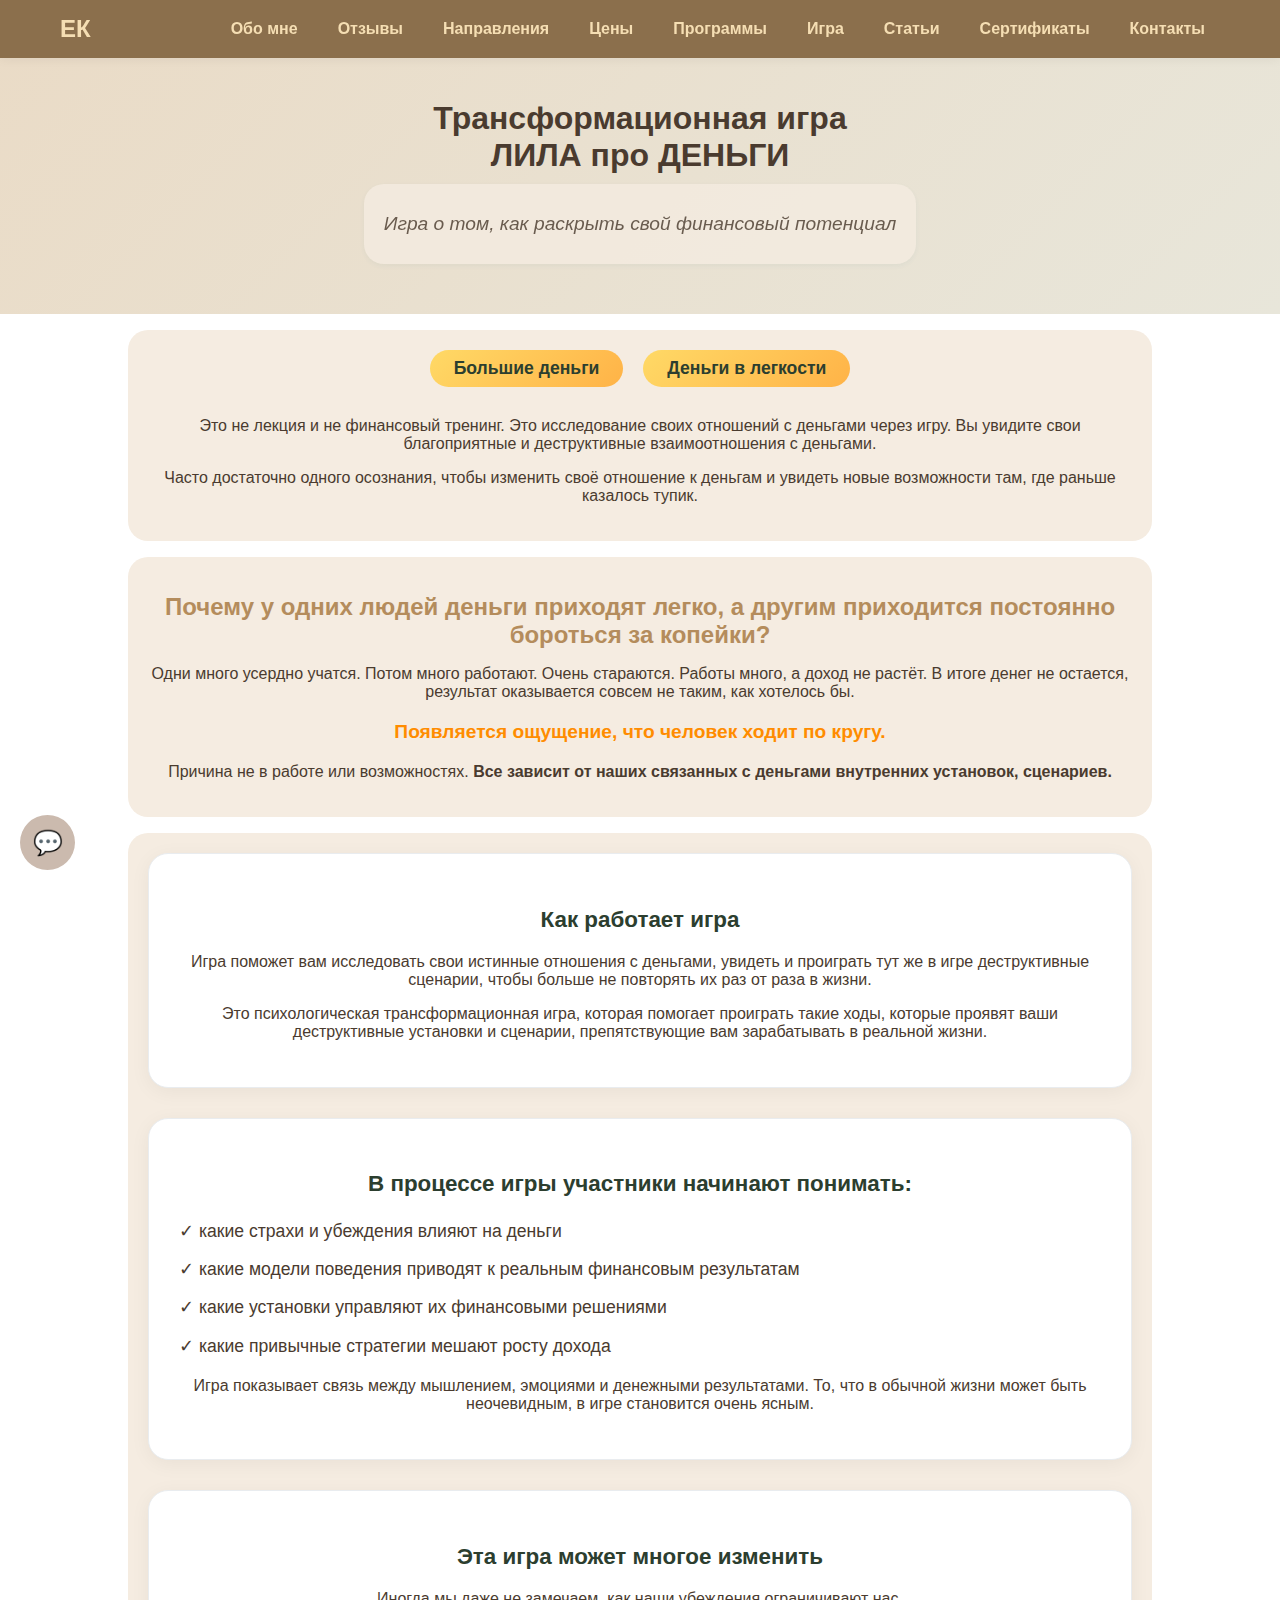
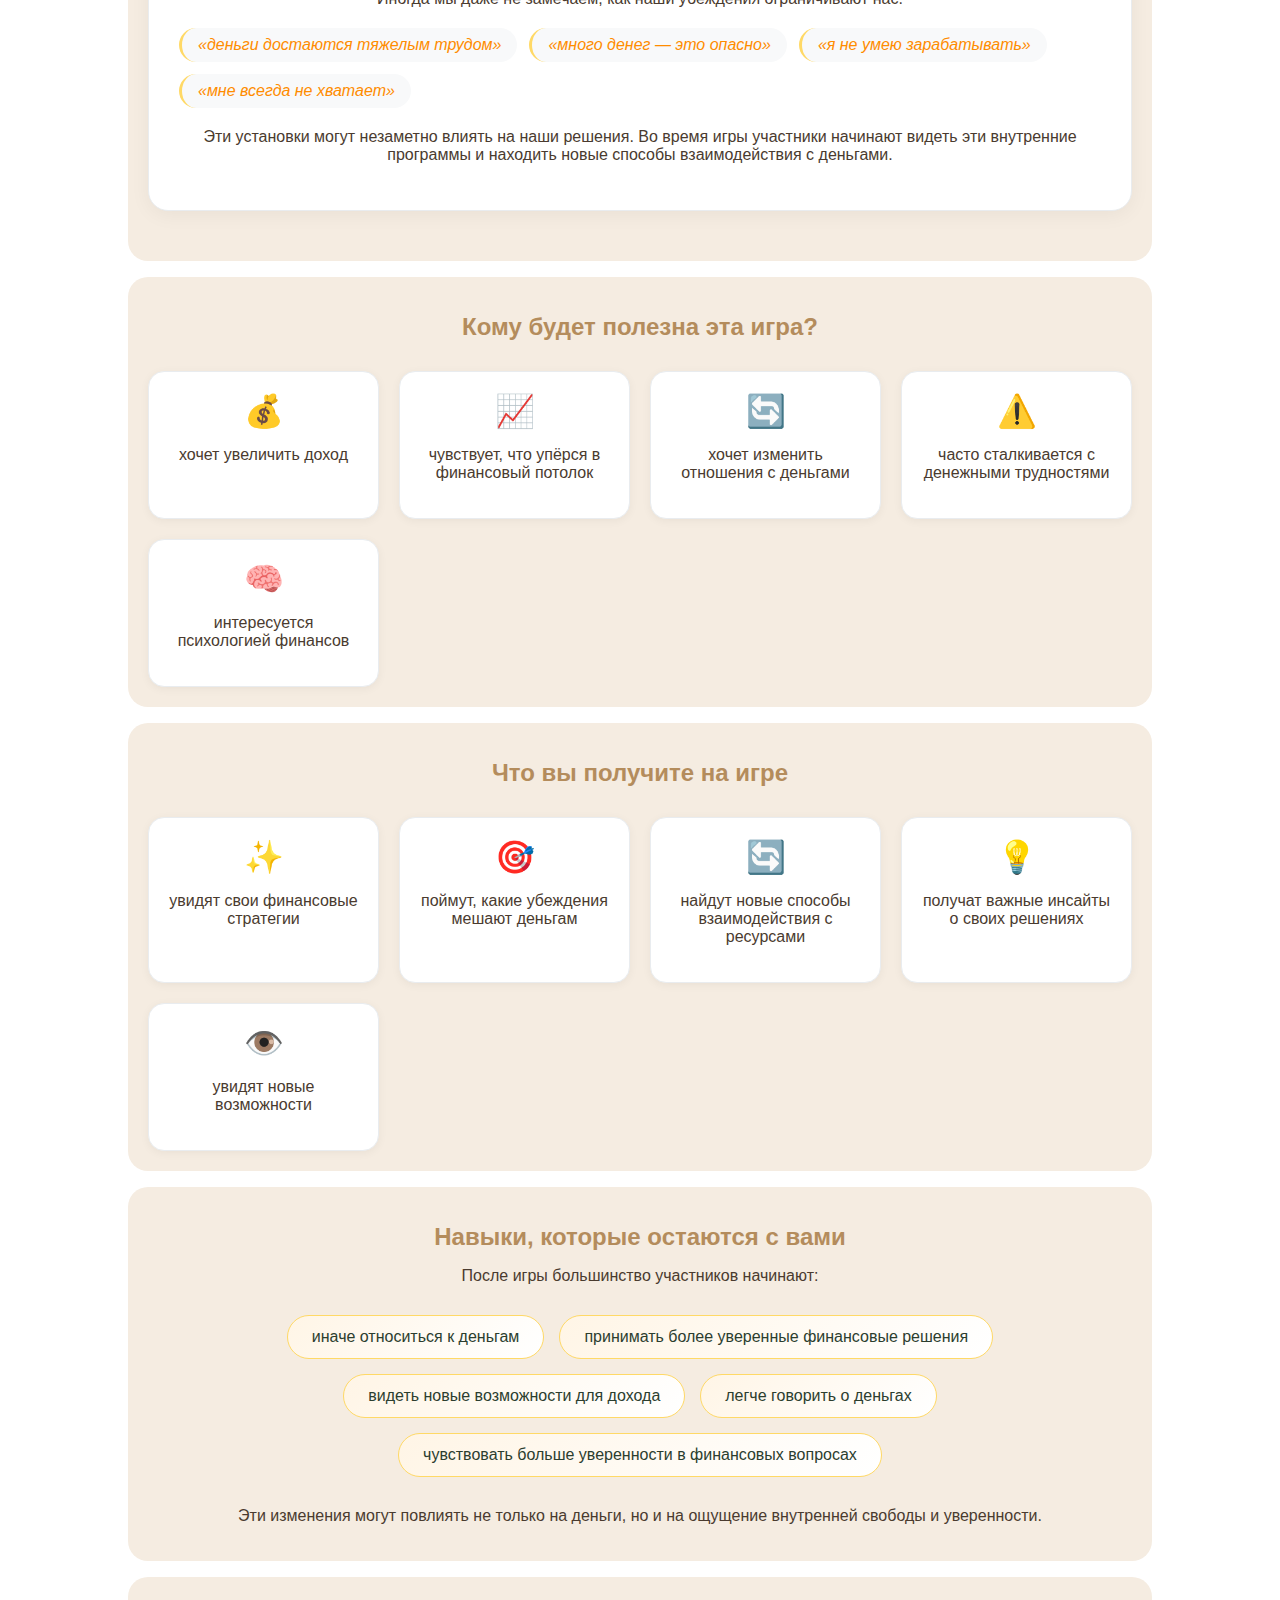
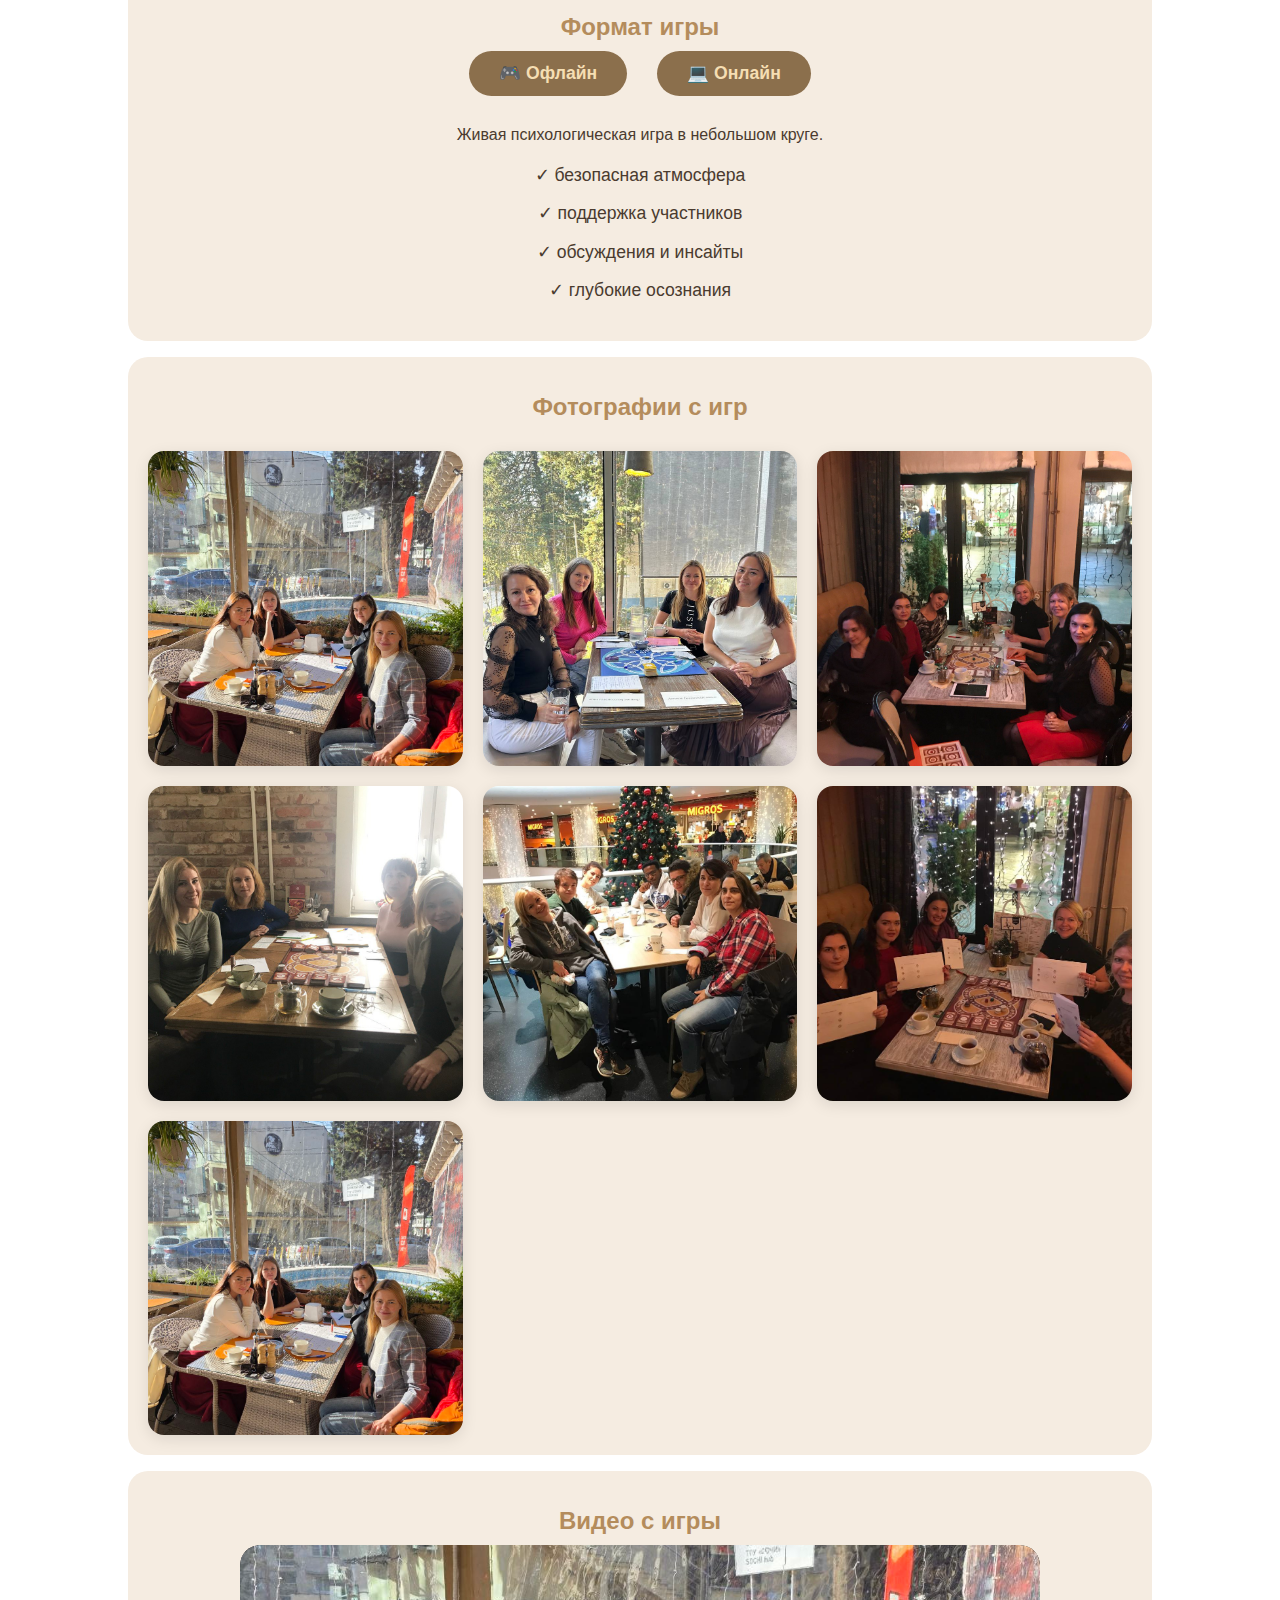
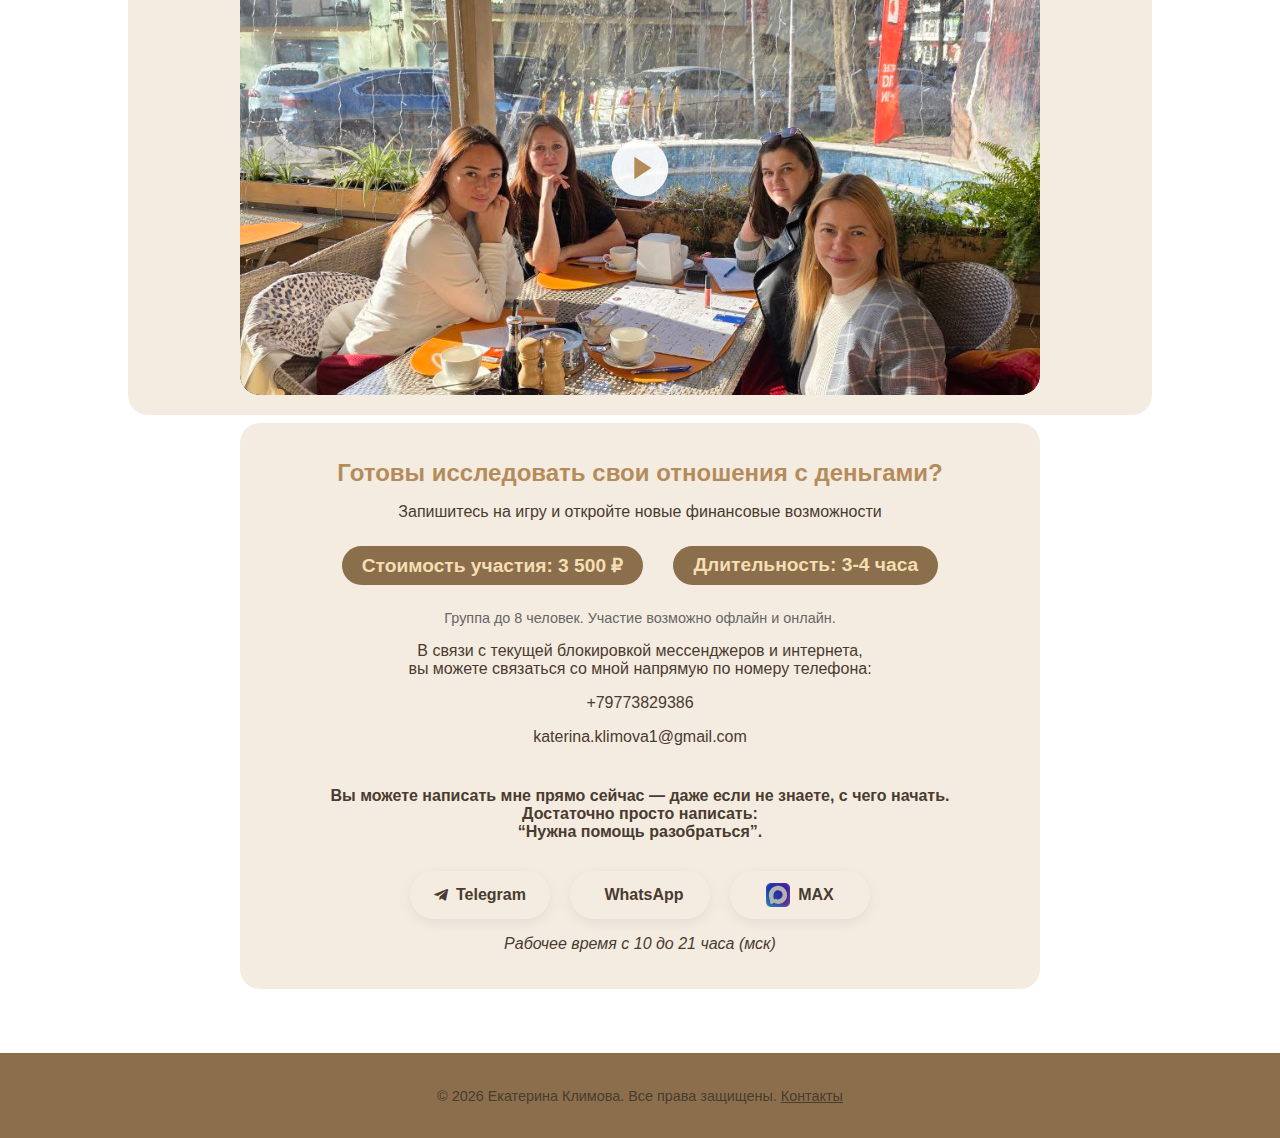
<file: games.html>
<!DOCTYPE html>
<html lang="ru">
<head>
    <meta charset="UTF-8">
    <meta name="viewport" content="width=device-width, initial-scale=1.0">
    <title>Трансформационная игра ЛИЛА про ДЕНЬГИ | Екатерина Климова</title>
    
    <link rel="icon" type="image/png" href="images/favicon/favicon-96x96.png" sizes="96x96" />
    <link rel="icon" type="image/svg+xml" href="images/favicon/favicon.svg" />
    <link rel="shortcut icon" href="images/favicon/favicon.ico" />
    <link rel="apple-touch-icon" sizes="180x180" href="images/favicon/apple-touch-icon.png" />
    <link rel="manifest" href="images/favicon/site.webmanifest" />

    <link rel="stylesheet" href="css/style.css">
    <link rel="stylesheet" href="css/game.css">
    <link href="https://cdnjs.cloudflare.com/ajax/libs/font-awesome/5.15.4/css/all.min.css" rel="stylesheet">
    
    <meta name="description" content="Трансформационная игра ЛИЛА про ДЕНЬГИ. Исследуйте свои отношения с деньгами через игру. Увидьте деструктивные сценарии и найдите новые возможности для дохода.">
    <meta name="keywords" content="трансформационная игра, Лила, деньги, финансовый потенциал, психологическая игра, денежные установки, сценарии">
    
    <!-- Open Graph / Соцсети -->
    <meta property="og:title" content="Трансформационная игра ЛИЛА про ДЕНЬГИ | Екатерина Климова">
    <meta property="og:description" content="Игра о том, как раскрыть свой финансовый потенциал. Увидьте свои деструктивные сценарии с деньгами и найдите новые возможности.">
    <meta property="og:image" content="https://www.klimovapsy.ru/images/game-og.jpg">
    <meta property="og:image:width" content="1200">
    <meta property="og:image:height" content="630">
    <meta property="og:url" content="https://www.klimovapsy.ru/game-lila-money.html">
    <meta property="og:type" content="website">
    <meta property="og:locale" content="ru_RU">
    <meta property="og:site_name" content="Екатерина Климова - Психолог">

    <!-- Yandex.Metrika counter -->
    <script type="text/javascript">
        (function(m,e,t,r,i,k,a){
            m[i]=m[i]||function(){(m[i].a=m[i].a||[]).push(arguments)};
            m[i].l=1*new Date();
            for (var j = 0; j < document.scripts.length; j++) {if (document.scripts[j].src === r) { return; }}
            k=e.createElement(t),a=e.getElementsByTagName(t)[0],k.async=1,k.src=r,a.parentNode.insertBefore(k,a)
        })(window, document,'script','https://mc.yandex.ru/metrika/tag.js?id=107070837', 'ym');

        ym(107070837, 'init', {ssr:true, webvisor:true, clickmap:true, ecommerce:"dataLayer", referrer: document.referrer, url: location.href, accurateTrackBounce:true, trackLinks:true});
    </script>
    <noscript><div><img src="https://mc.yandex.ru/watch/107070837" style="position:absolute; left:-9999px;" alt="" /></div></noscript>
    <!-- /Yandex.Metrika counter -->
</head>
<body>

    <nav>
        <div class="nav-container">
            <div class="logo">
                <a href="index.html" aria-label="На главную">ЕК</a>
            </div>
            <div class="menu-toggle" id="mobile-menu" aria-label="Меню" role="button" tabindex="0">
                <span class="bar"></span>
                <span class="bar"></span>
                <span class="bar"></span>
            </div>
            <div class="nav-menu" id="nav-menu">
                <a href="index.html#about">Обо мне</a>
                <a href="reviews.html">Отзывы</a>
                <a href="index.html#directions">Направления</a>
                <a href="index.html#prices">Цены</a>
                <a href="programs.html">Программы</a>
                <a href="games.html">Игра</a>
                <a href="articles.html">Статьи</a>
                <a href="certificates.html" class="active">Сертификаты</a>
                <a href="index.html#contacts">Контакты</a>
            </div>
        </div>
    </nav>

    <header>
        <h1>Трансформационная игра <br>ЛИЛА про ДЕНЬГИ</h1>
        <div class="photo-caption">
            <p>Игра о том, как раскрыть свой финансовый потенциал</p>
        </div>
    </header>

    <section class="game-intro">
        <div class="game-tags">
            <span class="game-tag">Большие деньги</span>
            <span class="game-tag">Деньги в легкости</span>
        </div>
        <p class="intro-text">Это не лекция и не финансовый тренинг. Это исследование своих отношений с деньгами через игру. Вы увидите свои благоприятные и деструктивные взаимоотношения с деньгами.</p>
        <p class="intro-text">Часто достаточно одного осознания, чтобы изменить своё отношение к деньгам и увидеть новые возможности там, где раньше казалось тупик.</p>
    </section>

    <section class="game-problem">
        <h2>Почему у одних людей деньги приходят легко, а другим приходится постоянно бороться за копейки?</h2>
        <div class="problem-content">
            <p>Одни много усердно учатся. Потом много работают. Очень стараются. Работы много, а доход не растёт. В итоге денег не остается, результат оказывается совсем не таким, как хотелось бы.</p>
            <p class="highlight-text">Появляется ощущение, что человек ходит по кругу.</p>
            <p>Причина не в работе или возможностях. <strong>Все зависит от наших связанных с деньгами внутренних установок, сценариев.</strong></p>
        </div>
    </section>

    <section class="game-description">
        <div class="game-card">
            <h3>Как работает игра</h3>
            <p>Игра поможет вам исследовать свои истинные отношения с деньгами, увидеть и проиграть тут же в игре деструктивные сценарии, чтобы больше не повторять их раз от раза в жизни.</p>
            <p>Это психологическая трансформационная игра, которая помогает проиграть такие ходы, которые проявят ваши деструктивные установки и сценарии, препятствующие вам зарабатывать в реальной жизни.</p>
        </div>
        
        <div class="game-card">
            <h3>В процессе игры участники начинают понимать:</h3>
            <ul>
                <li>✓ какие страхи и убеждения влияют на деньги</li>
                <li>✓ какие модели поведения приводят к реальным финансовым результатам</li>
                <li>✓ какие установки управляют их финансовыми решениями</li>
                <li>✓ какие привычные стратегии мешают росту дохода</li>
            </ul>
            <p>Игра показывает связь между мышлением, эмоциями и денежными результатами. То, что в обычной жизни может быть неочевидным, в игре становится очень ясным.</p>
        </div>
        
        <div class="game-card">
            <h3>Эта игра может многое изменить</h3>
            <p>Иногда мы даже не замечаем, как наши убеждения ограничивают нас.</p>
            <div class="beliefs-list">
                <span class="belief-item">«деньги достаются тяжелым трудом»</span>
                <span class="belief-item">«много денег — это опасно»</span>
                <span class="belief-item">«я не умею зарабатывать»</span>
                <span class="belief-item">«мне всегда не хватает»</span>
            </div>
            <p>Эти установки могут незаметно влиять на наши решения. Во время игры участники начинают видеть эти внутренние программы и находить новые способы взаимодействия с деньгами.</p>
        </div>
    </section>

    <section class="game-for-whom">
        <h2>Кому будет полезна эта игра?</h2>
        <div class="whom-grid">
            <div class="whom-item">
                <span class="whom-icon">💰</span>
                <p>хочет увеличить доход</p>
            </div>
            <div class="whom-item">
                <span class="whom-icon">📈</span>
                <p>чувствует, что упёрся в финансовый потолок</p>
            </div>
            <div class="whom-item">
                <span class="whom-icon">🔄</span>
                <p>хочет изменить отношения с деньгами</p>
            </div>
            <div class="whom-item">
                <span class="whom-icon">⚠️</span>
                <p>часто сталкивается с денежными трудностями</p>
            </div>
            <div class="whom-item">
                <span class="whom-icon">🧠</span>
                <p>интересуется психологией финансов</p>
            </div>
        </div>
    </section>

    <section class="game-results">
        <h2>Что вы получите на игре</h2>
        <div class="results-grid">
            <div class="result-item">
                <span class="result-icon">✨</span>
                <p>увидят свои финансовые стратегии</p>
            </div>
            <div class="result-item">
                <span class="result-icon">🎯</span>
                <p>поймут, какие убеждения мешают деньгам</p>
            </div>
            <div class="result-item">
                <span class="result-icon">🔄</span>
                <p>найдут новые способы взаимодействия с ресурсами</p>
            </div>
            <div class="result-item">
                <span class="result-icon">💡</span>
                <p>получат важные инсайты о своих решениях</p>
            </div>
            <div class="result-item">
                <span class="result-icon">👁️</span>
                <p>увидят новые возможности</p>
            </div>
        </div>
    </section>

    <section class="game-skills">
        <h2>Навыки, которые остаются с вами</h2>
        <p class="skills-intro">После игры большинство участников начинают:</p>
        <div class="skills-grid">
            <div class="skill-item">иначе относиться к деньгам</div>
            <div class="skill-item">принимать более уверенные финансовые решения</div>
            <div class="skill-item">видеть новые возможности для дохода</div>
            <div class="skill-item">легче говорить о деньгах</div>
            <div class="skill-item">чувствовать больше уверенности в финансовых вопросах</div>
        </div>
        <p class="skills-outro">Эти изменения могут повлиять не только на деньги, но и на ощущение внутренней свободы и уверенности.</p>
    </section>

    <section class="game-format">
        <h2>Формат игры</h2>
        <div class="format-info">
            <div class="format-badge">🎮 Офлайн</div>
            <div class="format-badge">💻 Онлайн</div>
        </div>
        <div class="format-description">
            <p>Живая психологическая игра в небольшом круге.</p>
            <ul>
                <li>✓ безопасная атмосфера</li>
                <li>✓ поддержка участников</li>
                <li>✓ обсуждения и инсайты</li>
                <li>✓ глубокие осознания</li>
            </ul>
        </div>
    </section>

    <section class="game-gallery">
        <h2>Фотографии с игр</h2>
        <div class="gallery-grid">
            <div class="gallery-item">
                <img src="images/games/photo_2026-03-21 19.48.16.jpeg" alt="Игра ЛИЛА про ДЕНЬГИ - процесс игры">
            </div>
            <div class="gallery-item">
                <img src="images/games/photo_2026-03-21 19.48.22.jpeg" alt="Игра ЛИЛА про ДЕНЬГИ - участники">
            </div>
            <div class="gallery-item">
                <img src="images/games/photo_2026-03-21 19.48.25.jpeg" alt="Игра ЛИЛА про ДЕНЬГИ - игровое поле">
            </div>
            <div class="gallery-item">
                <img src="images/games/photo_2026-03-21 19.48.28.jpeg" alt="Игра ЛИЛА про ДЕНЬГИ - обсуждение">
            </div>
            <div class="gallery-item">
                <img src="images/games/photo_2026-03-21 19.48.31.jpeg" alt="Игра ЛИЛА про ДЕНЬГИ - момент игры">
            </div>
            <div class="gallery-item">
                <img src="images/games/photo_2026-03-21 19.48.34.jpeg" alt="Игра ЛИЛА про ДЕНЬГИ - участники">
            </div>
            <div class="gallery-item">
                <img src="images/games/photo_2026-03-21 19.52.00.jpeg" alt="Игра ЛИЛА про ДЕНЬГИ - финал">
            </div>
        </div>
    </section>

    <section class="game-video">
        <h2>Видео с игры</h2>
        <div class="video-container">
            <div class="video-card game-video-card">
                <div class="video-wrapper">
                    <img src="images/games/photo_2026-03-21 19.48.16.jpeg" 
                         alt="Превью видео с игры" 
                         class="video-preview"
                         onerror="this.src='images/games/photo_2026-03-21 19.48.16.jpeg'">
                    <a href="https://disk.yandex.ru/d/W-GBbEfIHXWTXg/game-video.mp4" 
                       target="_blank" 
                       class="play-btn">
                        <svg width="68" height="68" viewBox="0 0 24 24">
                            <circle cx="12" cy="12" r="10" fill="white" opacity="0.9"/>
                            <polygon points="10,8 16,12 10,16" fill="var(--accent-color)"/>
                        </svg>
                    </a>
                    <span class="video-badge">🎬 Видео с игры</span>
                </div>
            </div>
        </div>
    </section>


    <section id="contacts" class="fade-in-right" style="max-width: 800px;">
        <div class="cta-card">
            <h2>Готовы исследовать свои отношения с деньгами?</h2>
            <p>Запишитесь на игру и откройте новые финансовые возможности</p>
            <div class="cta-info">
                <span class="cta-price">Стоимость участия: 3 500 ₽</span>
                <span class="cta-duration">Длительность: 3-4 часа</span>
            </div>
            <p class="cta-note">Группа до 8 человек. Участие возможно офлайн и онлайн.</p>
        </div>
        
        <p>В связи с текущей блокировкой мессенджеров и интернета,
            <br>
            вы можете связаться со мной напрямую по номеру телефона:</p>
        <p>+79773829386</p>
        <p>katerina.klimova1@gmail.com</p>

        <div class="social-links" style="margin-top: 25px;">
            <p style="text-align: center; font-weight: bold; width: 100%; margin-bottom: 10px;">
                Вы можете написать мне прямо сейчас — даже если не знаете, с чего начать.
                <br>Достаточно просто написать:  
                <br><strong>“Нужна помощь разобраться”</strong>.</p>
            <a href="https://t.me/+79773829386" target="_blank" rel="noopener noreferrer" class="social-link telegram-link-btn" aria-label="Написать в Telegram">
                <i class="fab fa-telegram-plane" aria-hidden="true"></i> Telegram
            </a>
            <a href="https://wa.me/79773829386" target="_blank" rel="noopener noreferrer" class="social-link whatsapp-link-btn" aria-label="Написать в WhatsApp">
                <i class="fab fa-wa" aria-hidden="true"></i> WhatsApp
            </a>
            <a href="https://max.ru/51878495" target="_blank" rel="noopener noreferrer" class="social-link max-link-btn" aria-label="Написать в MAX мессенджер">
                <img src="./images/icons/max-messenger-sign-logo.svg" alt="MAX мессенджер" width="24" height="24">
                MAX
            </a>
        </div>
        <!-- <div style="text-align: center; margin: 25px 0 20px 0;">
            <p style="font-weight: bold; margin-bottom: 5px;">Или напишите письмо:</p>
            <a href="mailto:katerina.klimova1@gmail.com?subject=Привет&body=Здравствуйте!%20Хочу%20записаться%20на%20консультацию." style="font-size: 1.2em; color: #6a5acd;">
                ✉️ katerina.klimova1@gmail.com
            </a>
            <p style="font-size: 0.9em; margin-top: 5px;">(Напишите письмо со словом "Привет" в теме, и я отвечу)</p>
        </div> -->
        <p style="font-style: italic; text-align: center;">Рабочее время с 10 до 21 часа (мск)</p>
        <!-- <p style="font-style: italic; text-align: center;">Суббота, воскресенье  с 10 до 19 часов (мск)</p> -->
        <!-- <div style="background-color: #f9f9f9; padding: 15px; border-radius: 10px; margin-top: 20px;">
            <p style="margin: 0;">
                <strong>Как удобнее связаться?</strong> Вы можете просто <strong>позвонить</strong>. 
                Если я не ответила — значит, я с клиентом. В этом случае, пожалуйста, <strong>напишите "Привет" в любой мессенджер или на почту</strong>. 
                Я увижу сообщение, как только освобожусь, и сразу свяжусь с вами, чтобы подобрать время для консультации.
            </p>
        </div> -->
    </section>

    <footer>
        <p>&copy; 2026 Екатерина Климова. Все права защищены. <a href="index.html#contacts" style="color: var(--text-color);">Контакты</a></p>
    </footer>

    <!-- Кнопка вверх -->
    <button class="scroll-top" id="scrollTopBtn" aria-label="Наверх">&#8679;</button>

    <!-- Ссылка на Телеграм -->
    <a class="telegram-link" href="https://t.me/loveAbuz2020" target="_blank" rel="noopener noreferrer" aria-label="Связаться в Telegram">&#128172;</a>

    <script src="js/script.js"></script>
    

</body>
</html>
</file>
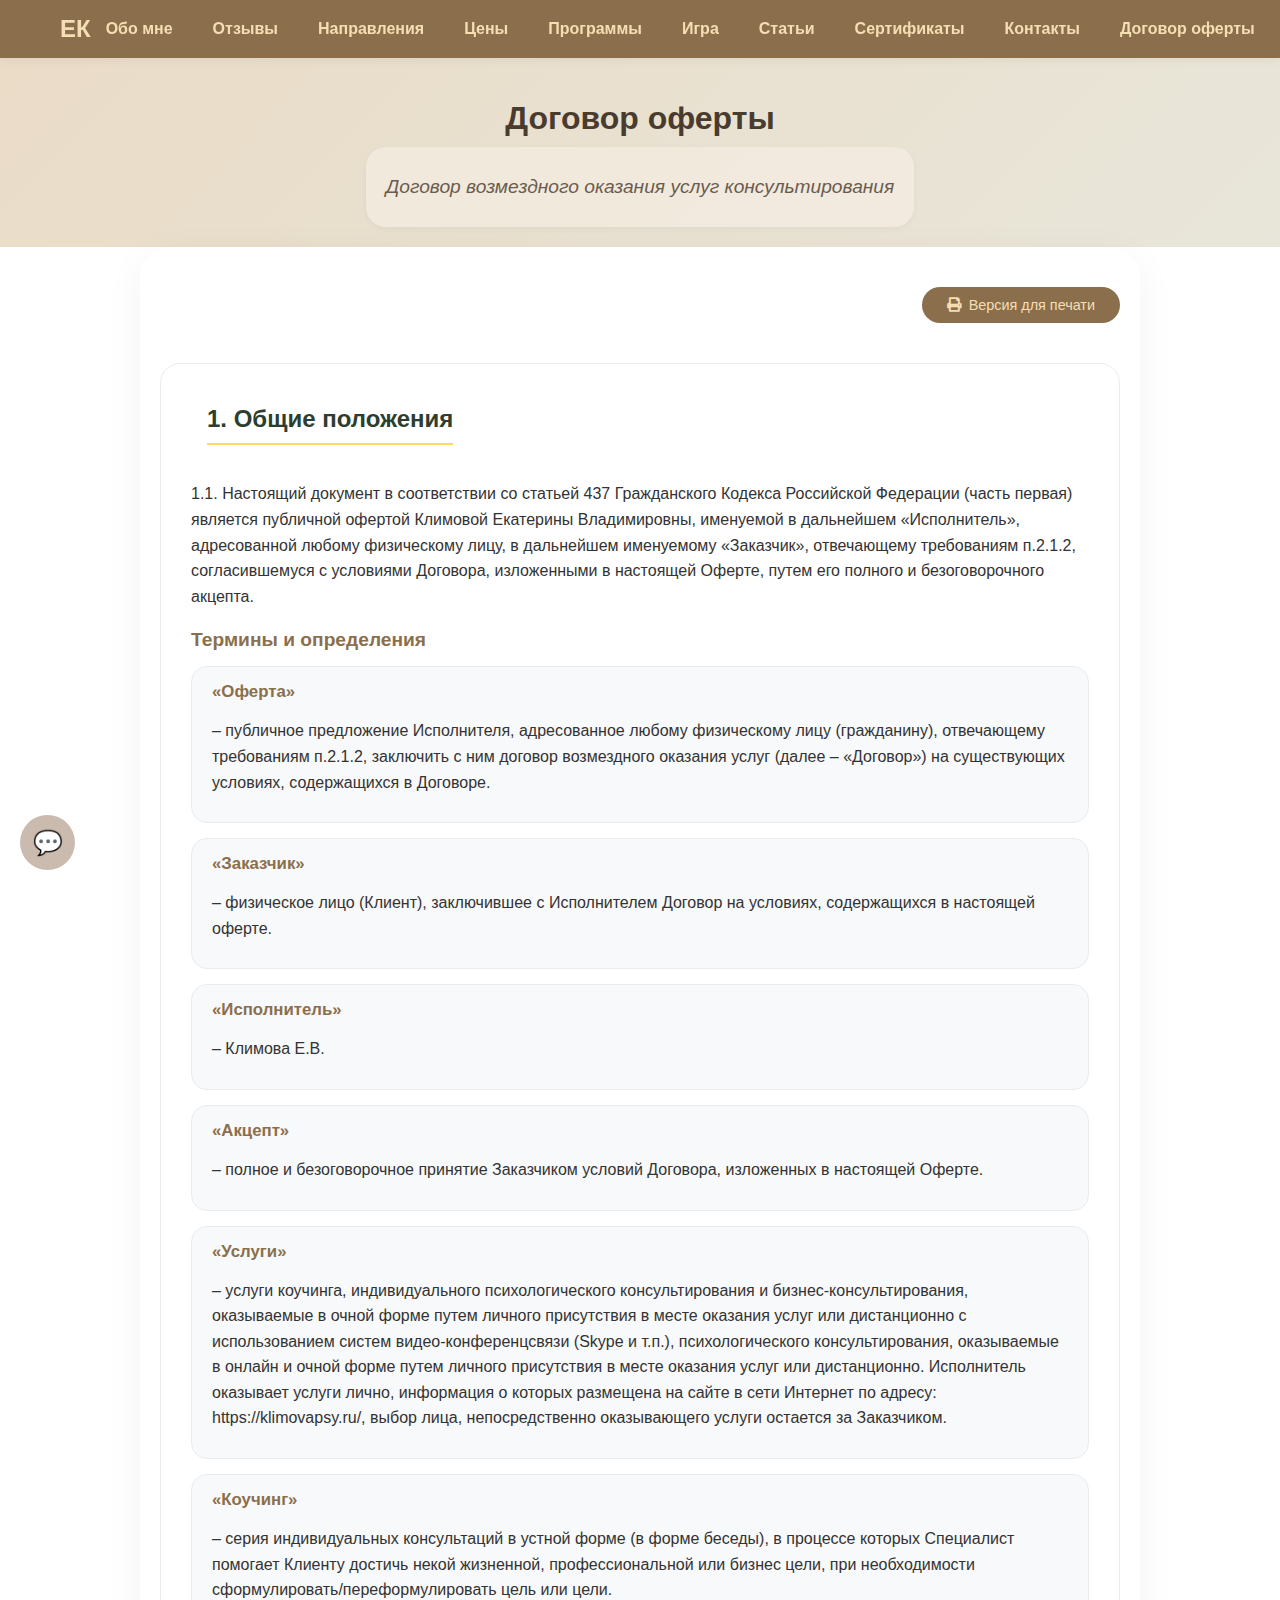
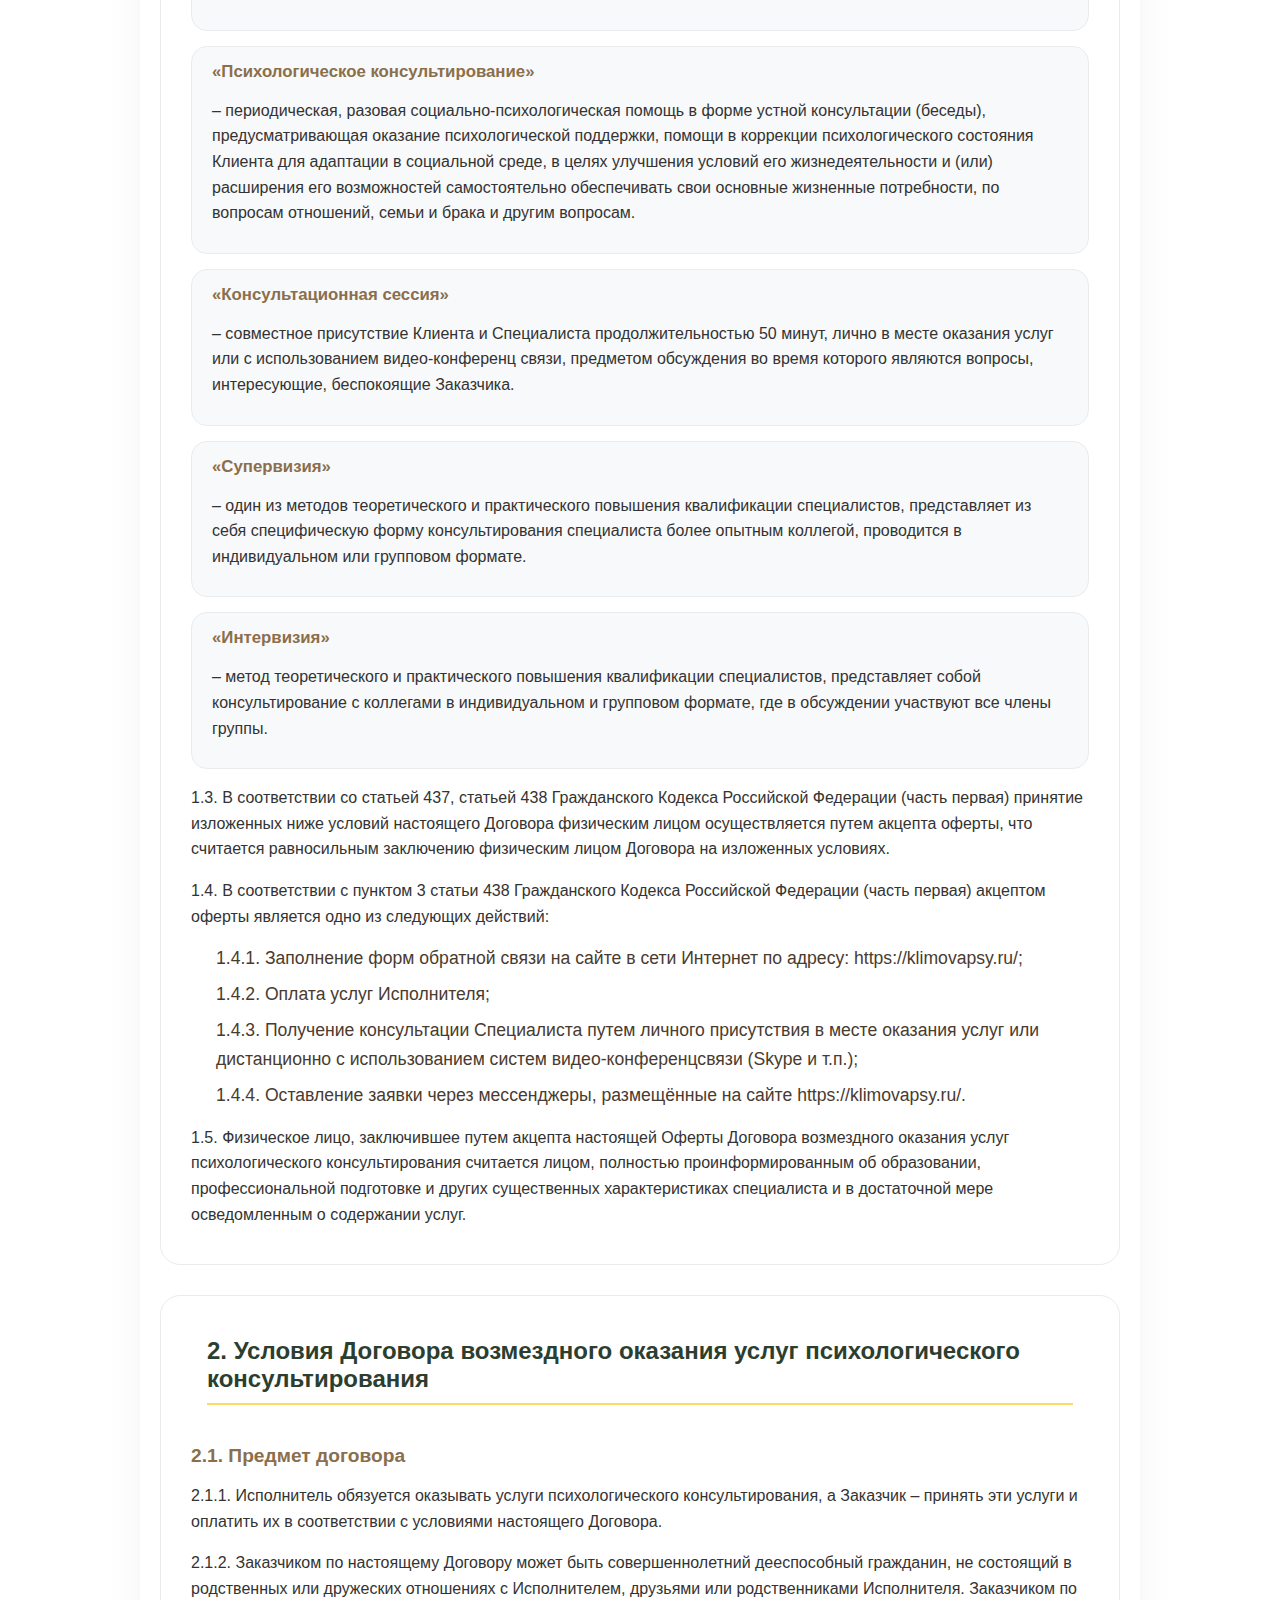
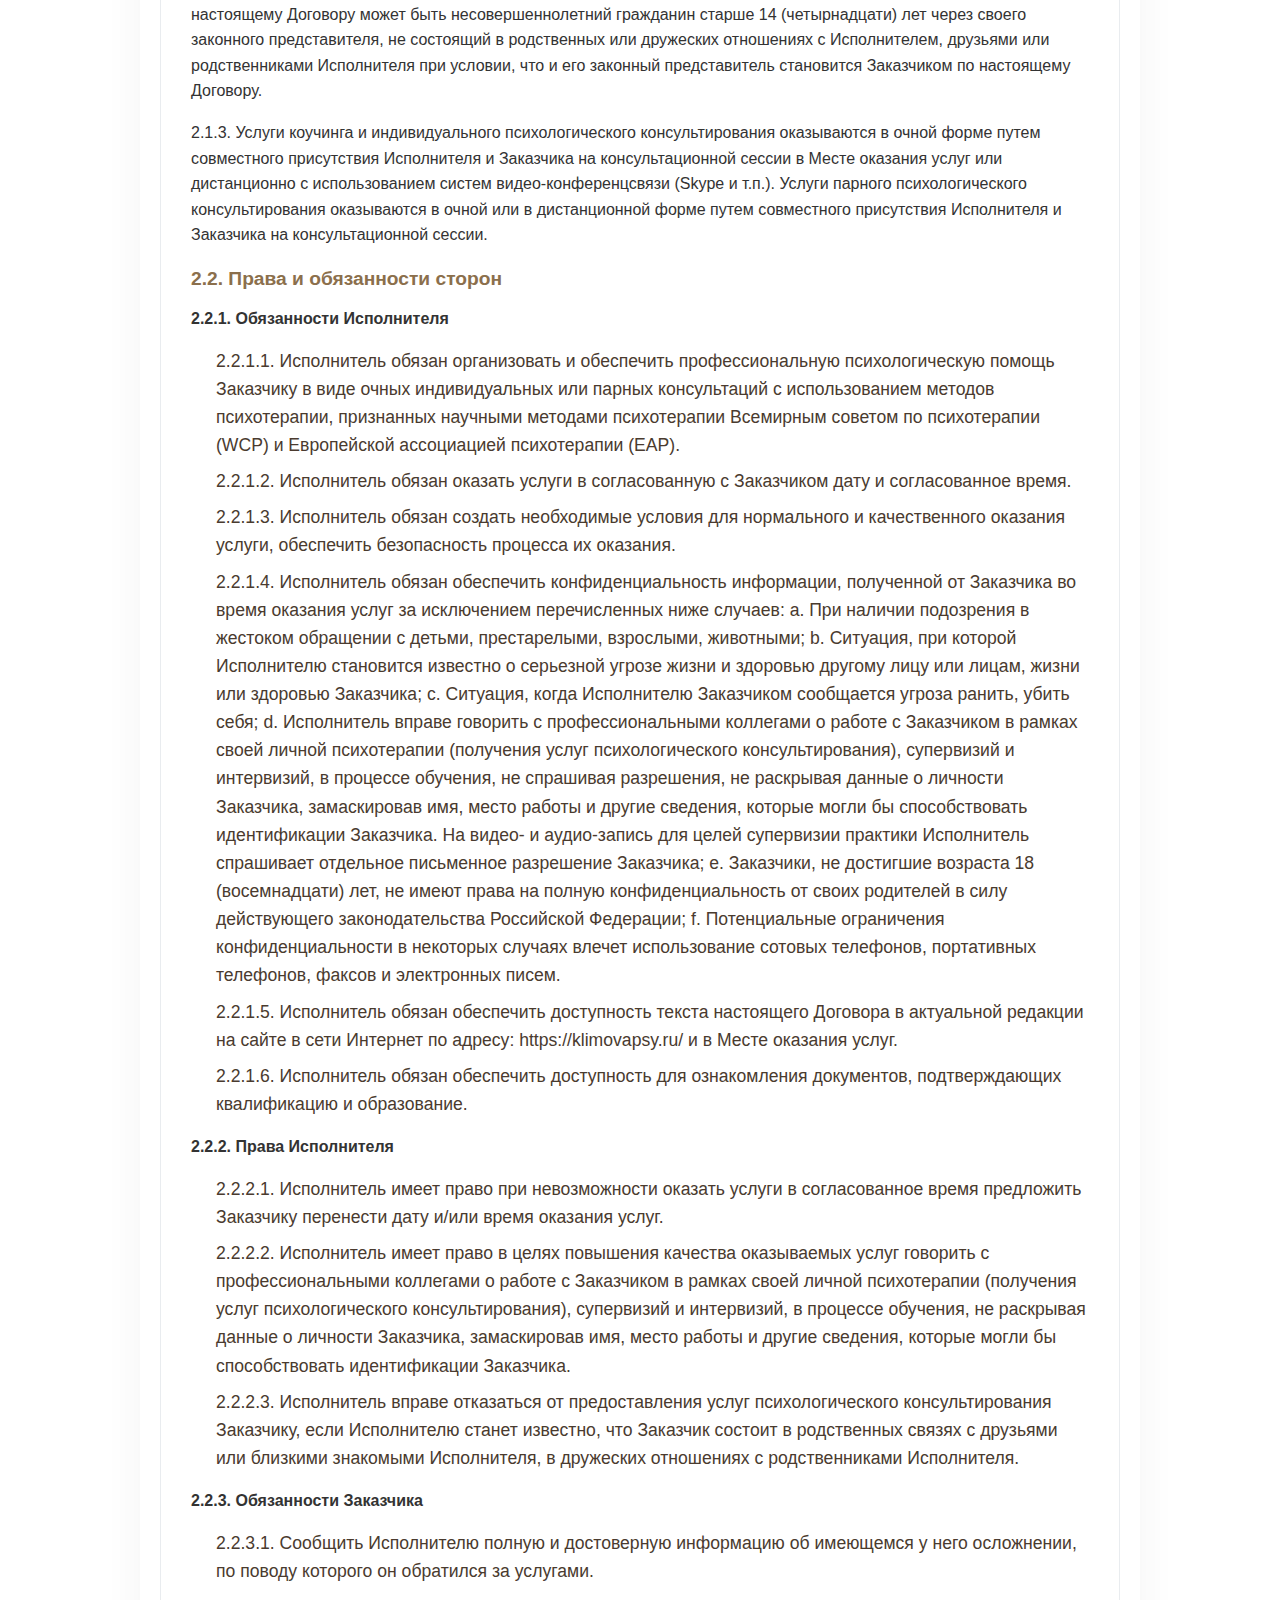
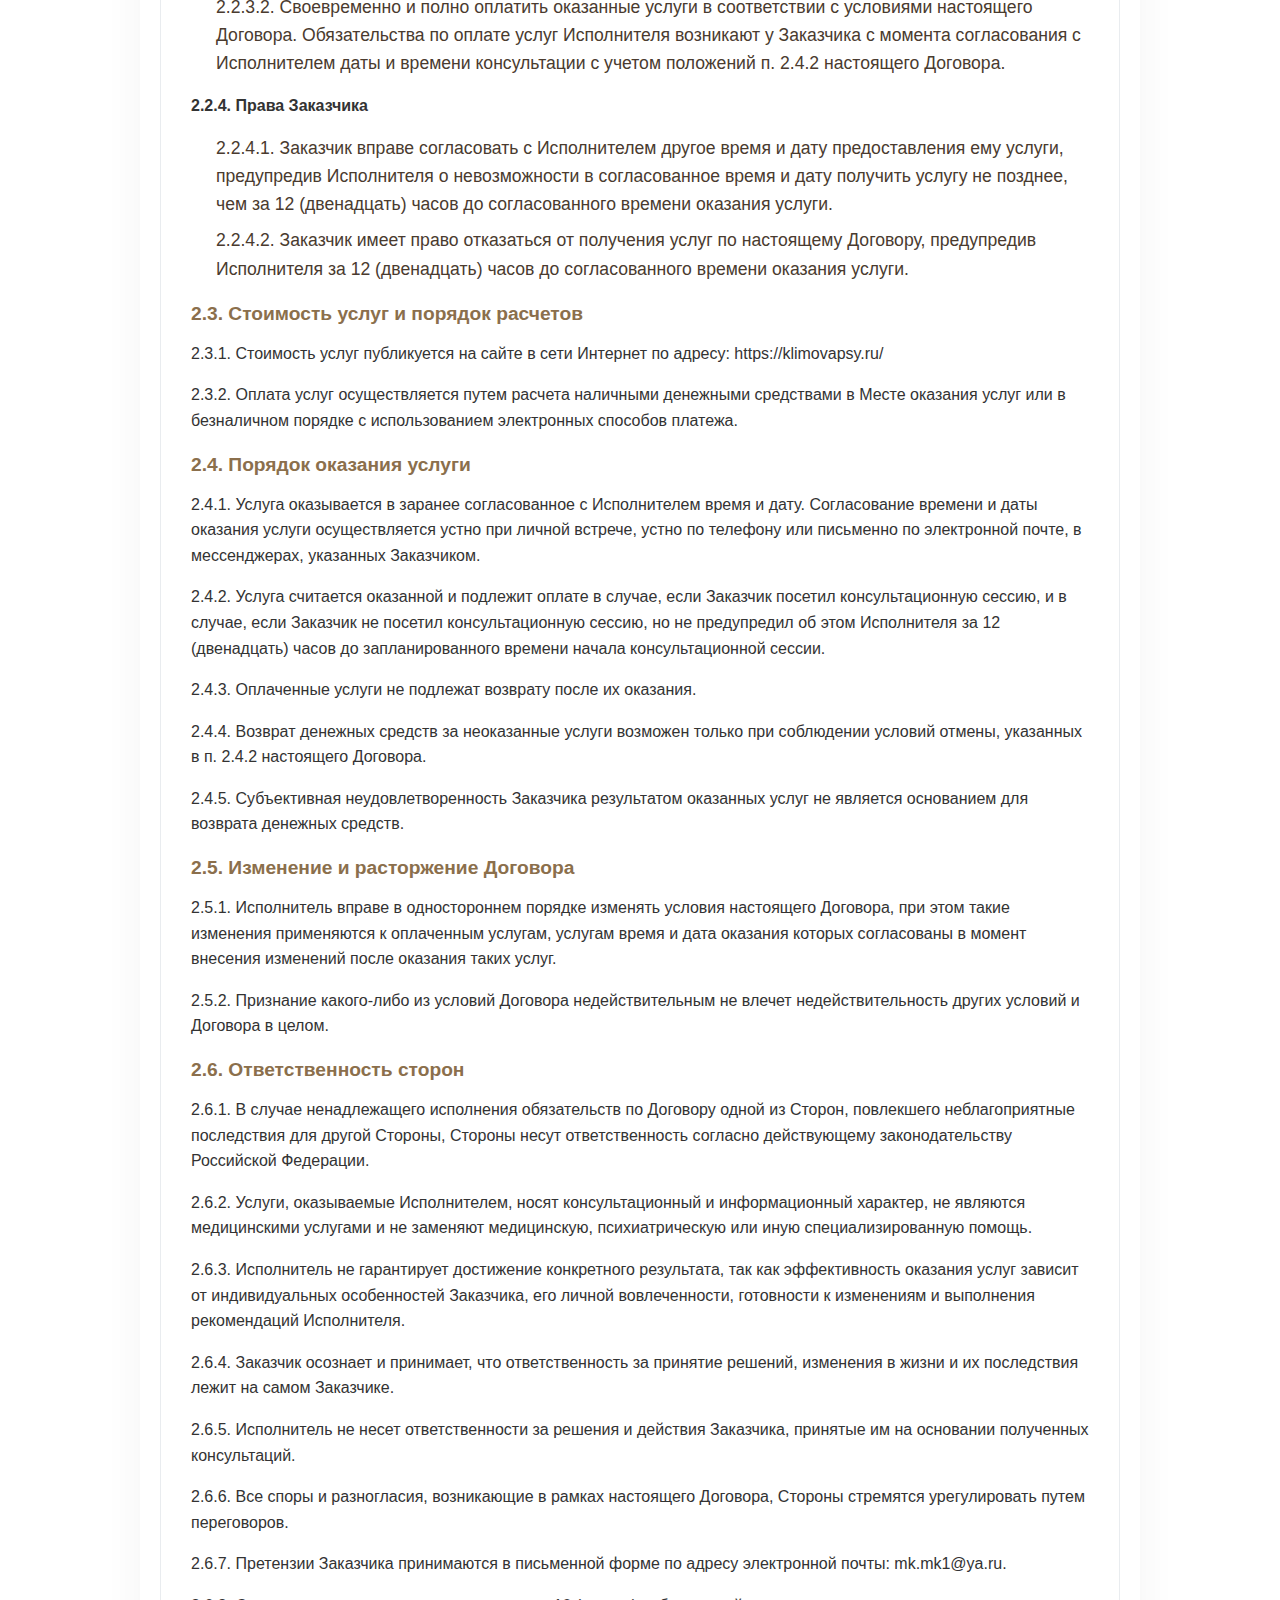
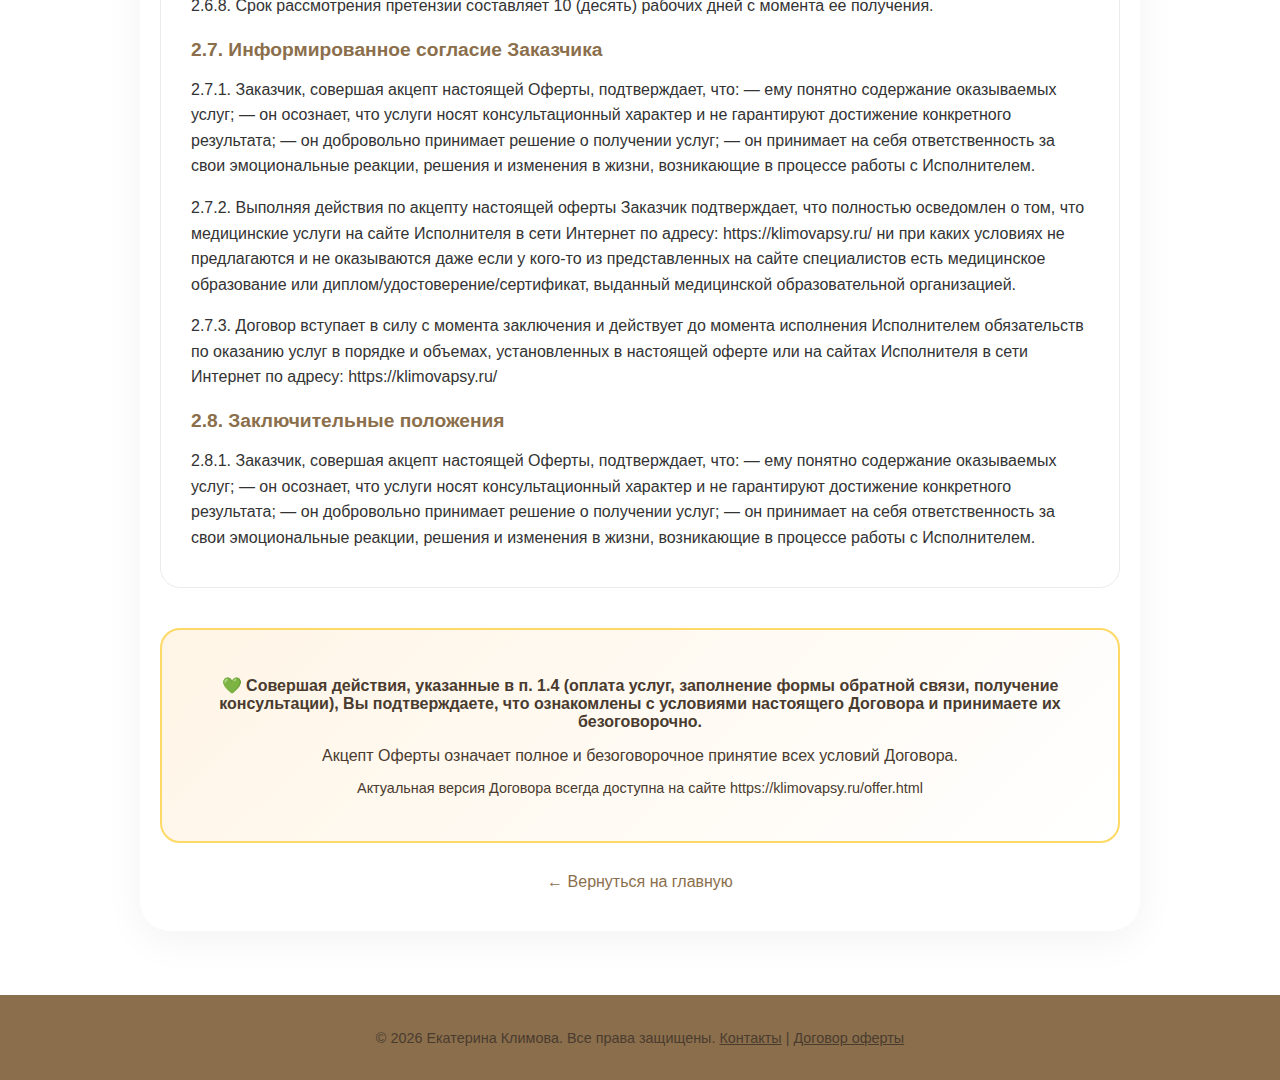
<file: offer.html>
<!DOCTYPE html>
<html lang="ru">
<head>
    <meta charset="UTF-8">
    <meta name="viewport" content="width=device-width, initial-scale=1.0">
    <title>Договор оферты | Екатерина Климова</title>
    
    <link rel="icon" type="image/png" href="images/favicon/favicon-96x96.png" sizes="96x96" />
    <link rel="icon" type="image/svg+xml" href="images/favicon/favicon.svg" />
    <link rel="shortcut icon" href="images/favicon/favicon.ico" />
    <link rel="apple-touch-icon" sizes="180x180" href="images/favicon/apple-touch-icon.png" />
    <link rel="manifest" href="images/favicon/site.webmanifest" />

    <link rel="stylesheet" href="css/style.css">
    <link href="https://cdnjs.cloudflare.com/ajax/libs/font-awesome/5.15.4/css/all.min.css" rel="stylesheet">
    
    <meta name="description" content="Договор публичной оферты на оказание услуг психологического консультирования и коучинга">
    <meta name="keywords" content="договор оферты, психологическое консультирование, коучинг, условия">
    
    <!-- Open Graph -->
    <meta property="og:title" content="Договор оферты | Екатерина Климова">
    <meta property="og:description" content="Договор публичной оферты на оказание услуг психологического консультирования и коучинга">
    <meta property="og:image" content="https://www.klimovapsy.ru/images/offer-og.jpg">
    <meta property="og:url" content="https://www.klimovapsy.ru/offer.html">
    <meta property="og:type" content="website">
    <meta property="og:locale" content="ru_RU">
    <meta property="og:site_name" content="Екатерина Климова - Психолог">

    <!-- Yandex.Metrika counter (скопирован с вашего сайта) -->
    <script type="text/javascript">
        (function(m,e,t,r,i,k,a){
            m[i]=m[i]||function(){(m[i].a=m[i].a||[]).push(arguments)};
            m[i].l=1*new Date();
            for (var j = 0; j < document.scripts.length; j++) {if (document.scripts[j].src === r) { return; }}
            k=e.createElement(t),a=e.getElementsByTagName(t)[0],k.async=1,k.src=r,a.parentNode.insertBefore(k,a)
        })(window, document,'script','https://mc.yandex.ru/metrika/tag.js?id=107070837', 'ym');

        ym(107070837, 'init', {ssr:true, webvisor:true, clickmap:true, ecommerce:"dataLayer", referrer: document.referrer, url: location.href, accurateTrackBounce:true, trackLinks:true});
    </script>
    <noscript><div><img src="https://mc.yandex.ru/watch/107070837" style="position:absolute; left:-9999px;" alt="" /></div></noscript>
    <!-- /Yandex.Metrika counter -->
    
    <style>
        /* Дополнительные стили для страницы оферты */
        .offer-content {
            max-width: 1000px;
            margin: 0 auto;
            padding: 40px 20px;
            background: #fff;
            border-radius: 30px;
            box-shadow: 0 10px 40px rgba(0,0,0,0.05);
        }
        
        .offer-content h1 {
            color: #2c3e2f;
            text-align: center;
            margin-bottom: 10px;
            font-size: 2.2em;
        }
        
        .offer-content .offer-subtitle {
            text-align: center;
            color: #8b6f4c;
            font-size: 1.2em;
            margin-bottom: 40px;
            border-bottom: 2px solid #ffd966;
            display: inline-block;
            width: auto;
            margin-left: auto;
            margin-right: auto;
            padding-bottom: 10px;
        }
        
        .offer-section {
            margin-bottom: 30px;
            background: #fff;
            border-radius: 20px;
            padding: 25px 30px;
            border: 1px solid #e9ecef;
            transition: box-shadow 0.3s ease;
        }
        
        .offer-section:hover {
            box-shadow: 0 8px 25px rgba(0,0,0,0.08);
        }
        
        .offer-section h2 {
            color: #2c3e2f;
            font-size: 1.5em;
            margin-bottom: 20px;
            padding-bottom: 10px;
            border-bottom: 2px solid #ffd966;
            display: inline-block;
        }
        
        .offer-section h3 {
            color: #8b6f4c;
            font-size: 1.2em;
            margin: 20px 0 15px 0;
        }
        
        .offer-section p {
            line-height: 1.6;
            margin-bottom: 12px;
            color: #333;
        }
        
        .offer-section ul, .offer-section ol {
            margin: 15px 0 15px 25px;
            line-height: 1.6;
        }
        
        .offer-section li {
            margin-bottom: 8px;
        }
        
        .legal-list {
            list-style-type: none;
            padding-left: 0;
        }
        
        .legal-list li {
            padding-left: 25px;
            position: relative;
            margin-bottom: 12px;
        }
        
        .legal-list li:before {
            content: "📄";
            position: absolute;
            left: 0;
            top: 0;
        }
        
        .highlight-badge {
            background: linear-gradient(135deg, #fff5e6, #fff);
            border-left: 4px solid #ffd966;
            padding: 15px 20px;
            margin: 20px 0;
            border-radius: 12px;
        }
        
        .term-box {
            background: #f8f9fa;
            border-radius: 16px;
            padding: 15px 20px;
            margin: 15px 0;
            border: 1px solid #e9ecef;
        }
        
        .term-title {
            font-weight: bold;
            color: #8b6f4c;
            display: block;
            margin-bottom: 8px;
            font-size: 1.05em;
        }
        
        .accept-section {
            background: linear-gradient(135deg, #fff5e6, #fff);
            border-radius: 20px;
            padding: 30px;
            text-align: center;
            margin-top: 40px;
            border: 2px solid #ffd966;
        }
        
        .accept-section p {
            margin-bottom: 15px;
        }
        
        .back-link {
            display: inline-block;
            margin-top: 30px;
            text-align: center;
            width: 100%;
            text-decoration: none;
            color: #8b6f4c;
            font-weight: 500;
            transition: color 0.3s ease;
        }
        
        .back-link:hover {
            color: #6a5acd;
        }
        
        @media (max-width: 768px) {
            .offer-content {
                padding: 25px 15px;
            }
            
            .offer-section {
                padding: 20px;
            }
            
            .offer-section h2 {
                font-size: 1.3em;
            }
            
            .offer-content h1 {
                font-size: 1.6em;
            }
        }
        
        .print-btn {
            background: #8b6f4c;
            color: #f5deb3;
            border: none;
            padding: 10px 25px;
            border-radius: 40px;
            cursor: pointer;
            font-size: 0.9em;
            margin-bottom: 20px;
            transition: background 0.3s ease;
            display: inline-flex;
            align-items: center;
            gap: 8px;
        }
        
        .print-btn:hover {
            background: #6a5acd;
            color: #fff;
        }
    </style>
</head>
<body>

    <nav>
        <div class="nav-container">
            <div class="logo">
                <a href="index.html" aria-label="На главную">ЕК</a>
            </div>
            <div class="menu-toggle" id="mobile-menu" aria-label="Меню" role="button" tabindex="0">
                <span class="bar"></span>
                <span class="bar"></span>
                <span class="bar"></span>
            </div>
            <div class="nav-menu" id="nav-menu">
                <a href="index.html#about">Обо мне</a>
                <a href="reviews.html">Отзывы</a>
                <a href="index.html#directions">Направления</a>
                <a href="index.html#prices">Цены</a>
                <a href="programs.html">Программы</a>
                <a href="games.html">Игра</a>
                <a href="articles.html">Статьи</a>
                <a href="certificates.html">Сертификаты</a>
                <a href="index.html#contacts">Контакты</a>
                <a href="offer.html">Договор оферты</a>
                <a href="doc.html">Политика конфиденциальности</a>
            </div>
        </div>
    </nav>

    <header style="padding-bottom: 20px;">
        <h1>Договор оферты</h1>
        <div class="photo-caption">
            <p>Договор возмездного оказания услуг консультирования</p>
        </div>
    </header>

    <main class="offer-content">
        <div style="text-align: right; margin-bottom: 20px;">
            <button class="print-btn" onclick="window.print()">
                <i class="fas fa-print"></i> Версия для печати
            </button>
        </div>
        
        <!-- 1. Общие положения -->
        <div class="offer-section">
            <h2>1. Общие положения</h2>
            <p>1.1. Настоящий документ в соответствии со статьей 437 Гражданского Кодекса Российской Федерации (часть первая) является публичной офертой Климовой Екатерины Владимировны, именуемой в дальнейшем «Исполнитель», адресованной любому физическому лицу, в дальнейшем именуемому «Заказчик», отвечающему требованиям п.2.1.2, согласившемуся с условиями Договора, изложенными в настоящей Оферте, путем его полного и безоговорочного акцепта.</p>
            
            <h3>Термины и определения</h3>
            <div class="term-box">
                <span class="term-title">«Оферта»</span>
                <p>– публичное предложение Исполнителя, адресованное любому физическому лицу (гражданину), отвечающему требованиям п.2.1.2, заключить с ним договор возмездного оказания услуг (далее – «Договор») на существующих условиях, содержащихся в Договоре.</p>
            </div>
            <div class="term-box">
                <span class="term-title">«Заказчик»</span>
                <p>– физическое лицо (Клиент), заключившее с Исполнителем Договор на условиях, содержащихся в настоящей оферте.</p>
            </div>
            <div class="term-box">
                <span class="term-title">«Исполнитель»</span>
                <p>– Климова Е.В.</p>
            </div>
            <div class="term-box">
                <span class="term-title">«Акцепт»</span>
                <p>– полное и безоговорочное принятие Заказчиком условий Договора, изложенных в настоящей Оферте.</p>
            </div>
            <div class="term-box">
                <span class="term-title">«Услуги»</span>
                <p>– услуги коучинга, индивидуального психологического консультирования и бизнес-консультирования, оказываемые в очной форме путем личного присутствия в месте оказания услуг или дистанционно с использованием систем видео-конференцсвязи (Skype и т.п.), психологического консультирования, оказываемые в онлайн и очной форме путем личного присутствия в месте оказания услуг или дистанционно. Исполнитель оказывает услуги лично, информация о которых размещена на сайте в сети Интернет по адресу: https://klimovapsy.ru/⁠, выбор лица, непосредственно оказывающего услуги остается за Заказчиком.</p>
            </div>
            <div class="term-box">
                <span class="term-title">«Коучинг»</span>
                <p>– серия индивидуальных консультаций в устной форме (в форме беседы), в процессе которых Специалист помогает Клиенту достичь некой жизненной, профессиональной или бизнес цели, при необходимости сформулировать/переформулировать цель или цели.</p>
            </div>
            <div class="term-box">
                <span class="term-title">«Психологическое консультирование»</span>
                <p>– периодическая, разовая социально-психологическая помощь в форме устной консультации (беседы), предусматривающая оказание психологической поддержки, помощи в коррекции психологического состояния Клиента для адаптации в социальной среде, в целях улучшения условий его жизнедеятельности и (или) расширения его возможностей самостоятельно обеспечивать свои основные жизненные потребности, по вопросам отношений, семьи и брака и другим вопросам.</p>
            </div>
            <div class="term-box">
                <span class="term-title">«Консультационная сессия»</span>
                <p>– совместное присутствие Клиента и Специалиста продолжительностью 50 минут, лично в месте оказания услуг или с использованием видео-конференц связи, предметом обсуждения во время которого являются вопросы, интересующие, беспокоящие Заказчика.</p>
            </div>
            <div class="term-box">
                <span class="term-title">«Супервизия»</span>
                <p>– один из методов теоретического и практического повышения квалификации специалистов, представляет из себя специфическую форму консультирования специалиста более опытным коллегой, проводится в индивидуальном или групповом формате.</p>
            </div>
            <div class="term-box">
                <span class="term-title">«Интервизия»</span>
                <p>– метод теоретического и практического повышения квалификации специалистов, представляет собой консультирование с коллегами в индивидуальном и групповом формате, где в обсуждении участвуют все члены группы.</p>
            </div>
            
            <p>1.3. В соответствии со статьей 437, статьей 438 Гражданского Кодекса Российской Федерации (часть первая) принятие изложенных ниже условий настоящего Договора физическим лицом осуществляется путем акцепта оферты, что считается равносильным заключению физическим лицом Договора на изложенных условиях.</p>
            <p>1.4. В соответствии с пунктом 3 статьи 438 Гражданского Кодекса Российской Федерации (часть первая) акцептом оферты является одно из следующих действий:</p>
            <ul>
                <li>1.4.1. Заполнение форм обратной связи на сайте в сети Интернет по адресу: https://klimovapsy.ru/⁠;</li>
                <li>1.4.2. Оплата услуг Исполнителя;</li>
                <li>1.4.3. Получение консультации Специалиста путем личного присутствия в месте оказания услуг или дистанционно с использованием систем видео-конференцсвязи (Skype и т.п.);</li>
                <li>1.4.4. Оставление заявки через мессенджеры, размещённые на сайте https://klimovapsy.ru/⁠.</li>
            </ul>
            <p>1.5. Физическое лицо, заключившее путем акцепта настоящей Оферты Договора возмездного оказания услуг психологического консультирования считается лицом, полностью проинформированным об образовании, профессиональной подготовке и других существенных характеристиках специалиста и в достаточной мере осведомленным о содержании услуг.</p>
        </div>
        
        <!-- 2. Условия Договора -->
        <div class="offer-section">
            <h2>2. Условия Договора возмездного оказания услуг психологического консультирования</h2>
            
            <h3>2.1. Предмет договора</h3>
            <p>2.1.1. Исполнитель обязуется оказывать услуги психологического консультирования, а Заказчик – принять эти услуги и оплатить их в соответствии с условиями настоящего Договора.</p>
            <p>2.1.2. Заказчиком по настоящему Договору может быть совершеннолетний дееспособный гражданин, не состоящий в родственных или дружеских отношениях с Исполнителем, друзьями или родственниками Исполнителя. Заказчиком по настоящему Договору может быть несовершеннолетний гражданин старше 14 (четырнадцати) лет через своего законного представителя, не состоящий в родственных или дружеских отношениях с Исполнителем, друзьями или родственниками Исполнителя при условии, что и его законный представитель становится Заказчиком по настоящему Договору.</p>
            <p>2.1.3. Услуги коучинга и индивидуального психологического консультирования оказываются в очной форме путем совместного присутствия Исполнителя и Заказчика на консультационной сессии в Месте оказания услуг или дистанционно с использованием систем видео-конференцсвязи (Skype и т.п.). Услуги парного психологического консультирования оказываются в очной или в дистанционной форме путем совместного присутствия Исполнителя и Заказчика на консультационной сессии.</p>
            
            <h3>2.2. Права и обязанности сторон</h3>
            <p><strong>2.2.1. Обязанности Исполнителя</strong></p>
            <ul>
                <li>2.2.1.1. Исполнитель обязан организовать и обеспечить профессиональную психологическую помощь Заказчику в виде очных индивидуальных или парных консультаций с использованием методов психотерапии, признанных научными методами психотерапии Всемирным советом по психотерапии (WCP) и Европейской ассоциацией психотерапии (EAP).</li>
                <li>2.2.1.2. Исполнитель обязан оказать услуги в согласованную с Заказчиком дату и согласованное время.</li>
                <li>2.2.1.3. Исполнитель обязан создать необходимые условия для нормального и качественного оказания услуги, обеспечить безопасность процесса их оказания.</li>
                <li>2.2.1.4. Исполнитель обязан обеспечить конфиденциальность информации, полученной от Заказчика во время оказания услуг за исключением перечисленных ниже случаев: a. При наличии подозрения в жестоком обращении с детьми, престарелыми, взрослыми, животными; b. Ситуация, при которой Исполнителю становится известно о серьезной угрозе жизни и здоровью другому лицу или лицам, жизни или здоровью Заказчика; c. Ситуация, когда Исполнителю Заказчиком сообщается угроза ранить, убить себя; d. Исполнитель вправе говорить с профессиональными коллегами о работе с Заказчиком в рамках своей личной психотерапии (получения услуг психологического консультирования), супервизий и интервизий, в процессе обучения, не спрашивая разрешения, не раскрывая данные о личности Заказчика, замаскировав имя, место работы и другие сведения, которые могли бы способствовать идентификации Заказчика. На видео- и аудио-запись для целей супервизии практики Исполнитель спрашивает отдельное письменное разрешение Заказчика; e. Заказчики, не достигшие возраста 18 (восемнадцати) лет, не имеют права на полную конфиденциальность от своих родителей в силу действующего законодательства Российской Федерации; f. Потенциальные ограничения конфиденциальности в некоторых случаях влечет использование сотовых телефонов, портативных телефонов, факсов и электронных писем.</li>
                <li>2.2.1.5. Исполнитель обязан обеспечить доступность текста настоящего Договора в актуальной редакции на сайте в сети Интернет по адресу: https://klimovapsy.ru/⁠ и в Месте оказания услуг.</li>
                <li>2.2.1.6. Исполнитель обязан обеспечить доступность для ознакомления документов, подтверждающих квалификацию и образование.</li>
            </ul>
            
            <p><strong>2.2.2. Права Исполнителя</strong></p>
            <ul>
                <li>2.2.2.1. Исполнитель имеет право при невозможности оказать услуги в согласованное время предложить Заказчику перенести дату и/или время оказания услуг.</li>
                <li>2.2.2.2. Исполнитель имеет право в целях повышения качества оказываемых услуг говорить с профессиональными коллегами о работе с Заказчиком в рамках своей личной психотерапии (получения услуг психологического консультирования), супервизий и интервизий, в процессе обучения, не раскрывая данные о личности Заказчика, замаскировав имя, место работы и другие сведения, которые могли бы способствовать идентификации Заказчика.</li>
                <li>2.2.2.3. Исполнитель вправе отказаться от предоставления услуг психологического консультирования Заказчику, если Исполнителю станет известно, что Заказчик состоит в родственных связях с друзьями или близкими знакомыми Исполнителя, в дружеских отношениях с родственниками Исполнителя.</li>
            </ul>
            
            <p><strong>2.2.3. Обязанности Заказчика</strong></p>
            <ul>
                <li>2.2.3.1. Сообщить Исполнителю полную и достоверную информацию об имеющемся у него осложнении, по поводу которого он обратился за услугами.</li>
                <li>2.2.3.2. Своевременно и полно оплатить оказанные услуги в соответствии с условиями настоящего Договора. Обязательства по оплате услуг Исполнителя возникают у Заказчика с момента согласования с Исполнителем даты и времени консультации с учетом положений п. 2.4.2 настоящего Договора.</li>
            </ul>
            
            <p><strong>2.2.4. Права Заказчика</strong></p>
            <ul>
                <li>2.2.4.1. Заказчик вправе согласовать с Исполнителем другое время и дату предоставления ему услуги, предупредив Исполнителя о невозможности в согласованное время и дату получить услугу не позднее, чем за 12 (двенадцать) часов до согласованного времени оказания услуги.</li>
                <li>2.2.4.2. Заказчик имеет право отказаться от получения услуг по настоящему Договору, предупредив Исполнителя за 12 (двенадцать) часов до согласованного времени оказания услуги.</li>
            </ul>
            
            <h3>2.3. Стоимость услуг и порядок расчетов</h3>
            <p>2.3.1. Стоимость услуг публикуется на сайте в сети Интернет по адресу: https://klimovapsy.ru/⁠</p>
            <p>2.3.2. Оплата услуг осуществляется путем расчета наличными денежными средствами в Месте оказания услуг или в безналичном порядке с использованием электронных способов платежа.</p>
            
            <h3>2.4. Порядок оказания услуги</h3>
            <p>2.4.1. Услуга оказывается в заранее согласованное с Исполнителем время и дату. Согласование времени и даты оказания услуги осуществляется устно при личной встрече, устно по телефону или письменно по электронной почте, в мессенджерах, указанных Заказчиком.</p>
            <p>2.4.2. Услуга считается оказанной и подлежит оплате в случае, если Заказчик посетил консультационную сессию, и в случае, если Заказчик не посетил консультационную сессию, но не предупредил об этом Исполнителя за 12 (двенадцать) часов до запланированного времени начала консультационной сессии.</p>
            <p>2.4.3. Оплаченные услуги не подлежат возврату после их оказания.</p>
            <p>2.4.4. Возврат денежных средств за неоказанные услуги возможен только при соблюдении условий отмены, указанных в п. 2.4.2 настоящего Договора.</p>
            <p>2.4.5. Субъективная неудовлетворенность Заказчика результатом оказанных услуг не является основанием для возврата денежных средств.</p>
            
            <h3>2.5. Изменение и расторжение Договора</h3>
            <p>2.5.1. Исполнитель вправе в одностороннем порядке изменять условия настоящего Договора, при этом такие изменения применяются к оплаченным услугам, услугам время и дата оказания которых согласованы в момент внесения изменений после оказания таких услуг.</p>
            <p>2.5.2. Признание какого-либо из условий Договора недействительным не влечет недействительность других условий и Договора в целом.</p>
            
            <h3>2.6. Ответственность сторон</h3>
            <p>2.6.1. В случае ненадлежащего исполнения обязательств по Договору одной из Сторон, повлекшего неблагоприятные последствия для другой Стороны, Стороны несут ответственность согласно действующему законодательству Российской Федерации.</p>
            <p>2.6.2. Услуги, оказываемые Исполнителем, носят консультационный и информационный характер, не являются медицинскими услугами и не заменяют медицинскую, психиатрическую или иную специализированную помощь.</p>
            <p>2.6.3. Исполнитель не гарантирует достижение конкретного результата, так как эффективность оказания услуг зависит от индивидуальных особенностей Заказчика, его личной вовлеченности, готовности к изменениям и выполнения рекомендаций Исполнителя.</p>
            <p>2.6.4. Заказчик осознает и принимает, что ответственность за принятие решений, изменения в жизни и их последствия лежит на самом Заказчике.</p>
            <p>2.6.5. Исполнитель не несет ответственности за решения и действия Заказчика, принятые им на основании полученных консультаций.</p>
            <p>2.6.6. Все споры и разногласия, возникающие в рамках настоящего Договора, Стороны стремятся урегулировать путем переговоров.</p>
            <p>2.6.7. Претензии Заказчика принимаются в письменной форме по адресу электронной почты: mk.mk1@ya.ru.</p>
            <p>2.6.8. Срок рассмотрения претензии составляет 10 (десять) рабочих дней с момента ее получения.</p>
            
            <h3>2.7. Информированное согласие Заказчика</h3>
            <p>2.7.1. Заказчик, совершая акцепт настоящей Оферты, подтверждает, что: — ему понятно содержание оказываемых услуг; — он осознает, что услуги носят консультационный характер и не гарантируют достижение конкретного результата; — он добровольно принимает решение о получении услуг; — он принимает на себя ответственность за свои эмоциональные реакции, решения и изменения в жизни, возникающие в процессе работы с Исполнителем.</p>
            <p>2.7.2. Выполняя действия по акцепту настоящей оферты Заказчик подтверждает, что полностью осведомлен о том, что медицинские услуги на сайте Исполнителя в сети Интернет по адресу: https://klimovapsy.ru/⁠ ни при каких условиях не предлагаются и не оказываются даже если у кого-то из представленных на сайте специалистов есть медицинское образование или диплом/удостоверение/сертификат, выданный медицинской образовательной организацией.</p>
            <p>2.7.3. Договор вступает в силу с момента заключения и действует до момента исполнения Исполнителем обязательств по оказанию услуг в порядке и объемах, установленных в настоящей оферте или на сайтах Исполнителя в сети Интернет по адресу: https://klimovapsy.ru/⁠</p>
            
            <h3>2.8. Заключительные положения</h3>
            <p>2.8.1. Заказчик, совершая акцепт настоящей Оферты, подтверждает, что: — ему понятно содержание оказываемых услуг; — он осознает, что услуги носят консультационный характер и не гарантируют достижение конкретного результата; — он добровольно принимает решение о получении услуг; — он принимает на себя ответственность за свои эмоциональные реакции, решения и изменения в жизни, возникающие в процессе работы с Исполнителем.</p>
        </div>
        
        <!-- Блок акцепта -->
        <div class="accept-section">
            <p><strong>💚 Совершая действия, указанные в п. 1.4 (оплата услуг, заполнение формы обратной связи, получение консультации), Вы подтверждаете, что ознакомлены с условиями настоящего Договора и принимаете их безоговорочно.</strong></p>
            <p>Акцепт Оферты означает полное и безоговорочное принятие всех условий Договора.</p>
            <p style="font-size: 0.9em; margin-top: 15px;">Актуальная версия Договора всегда доступна на сайте https://klimovapsy.ru/offer.html</p>
        </div>
        
        <a href="index.html" class="back-link">← Вернуться на главную</a>
    </main>

    <footer>
        <p>&copy; 2026 Екатерина Климова. Все права защищены. <a href="index.html#contacts" style="color: var(--text-color);">Контакты</a> | <a href="offer.html" style="color: var(--text-color);">Договор оферты</a></p>
    </footer>

    <!-- Кнопка вверх -->
    <button class="scroll-top" id="scrollTopBtn" aria-label="Наверх">&#8679;</button>

    <!-- Ссылка на Телеграм -->
    <a class="telegram-link" href="https://t.me/loveAbuz2020" target="_blank" rel="noopener noreferrer" aria-label="Связаться в Telegram">&#128172;</a>

    <script src="js/script.js"></script>
</body>
</html>
</file>
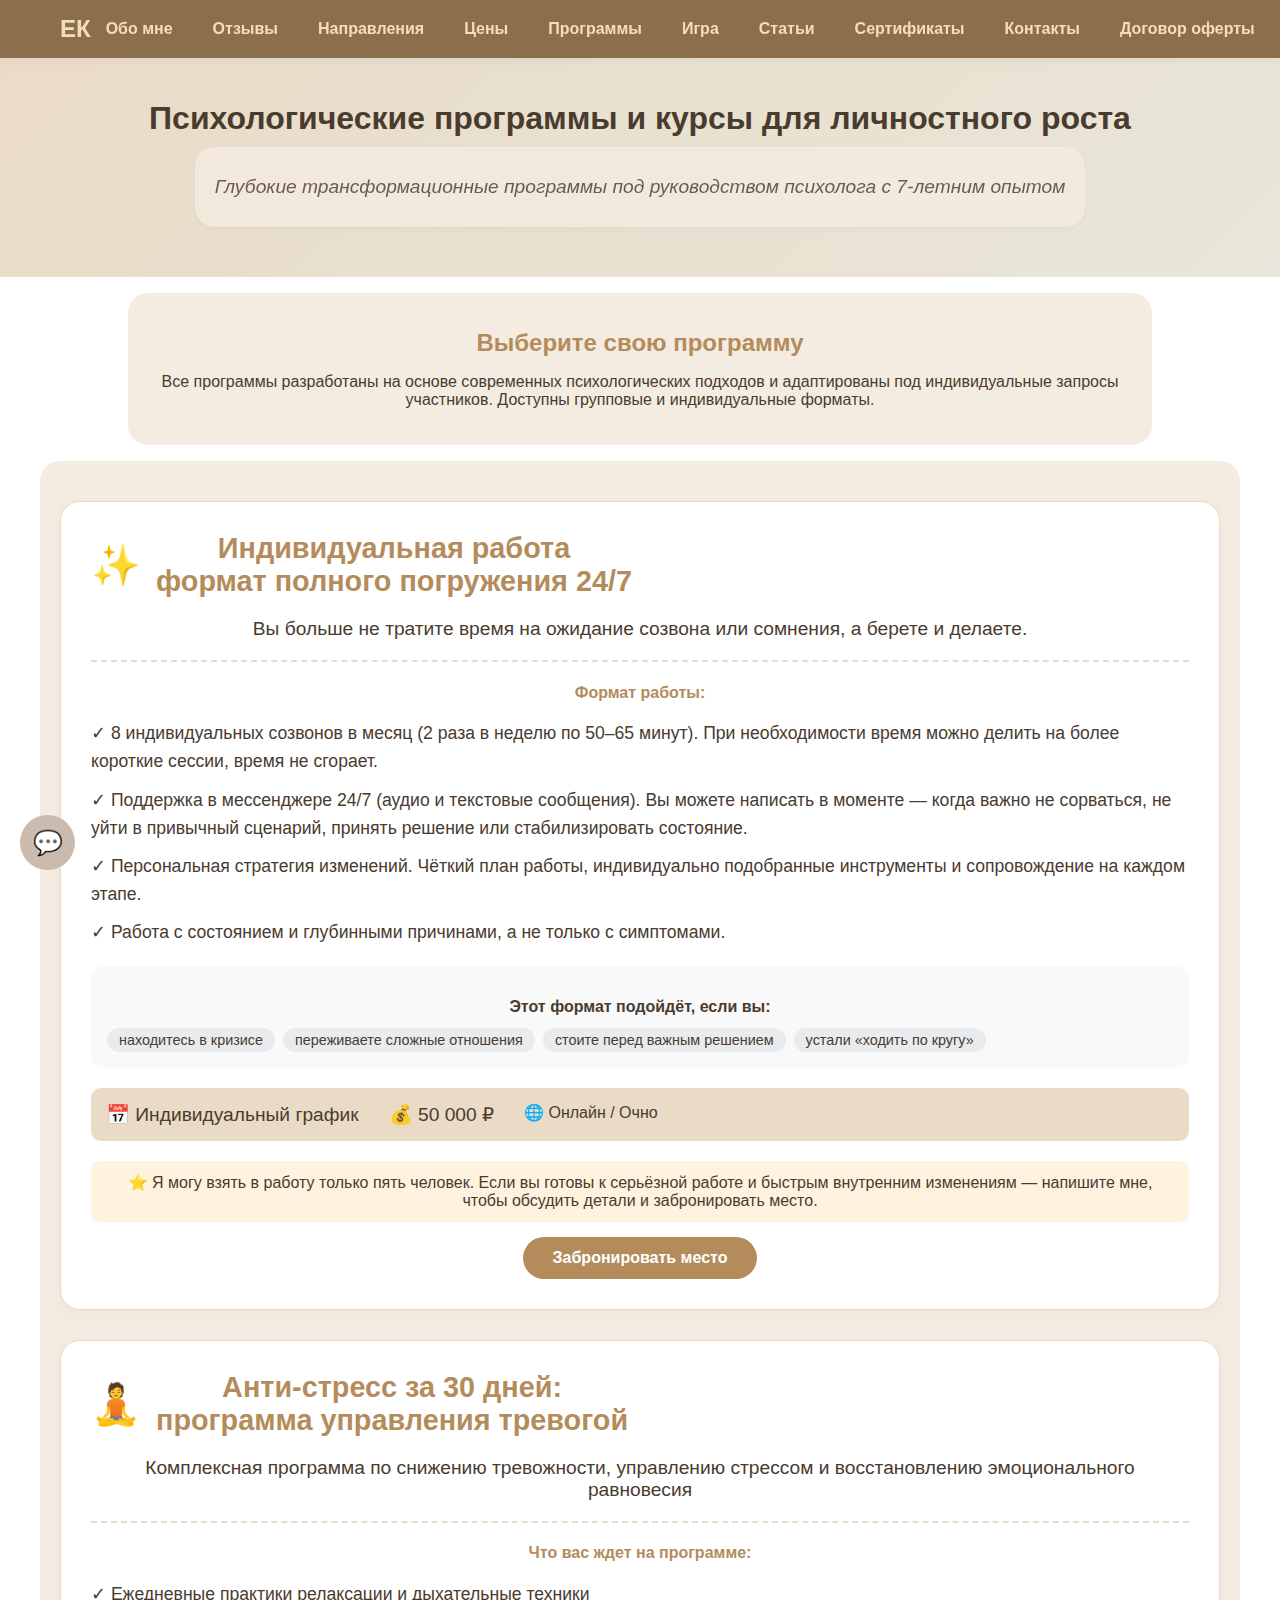
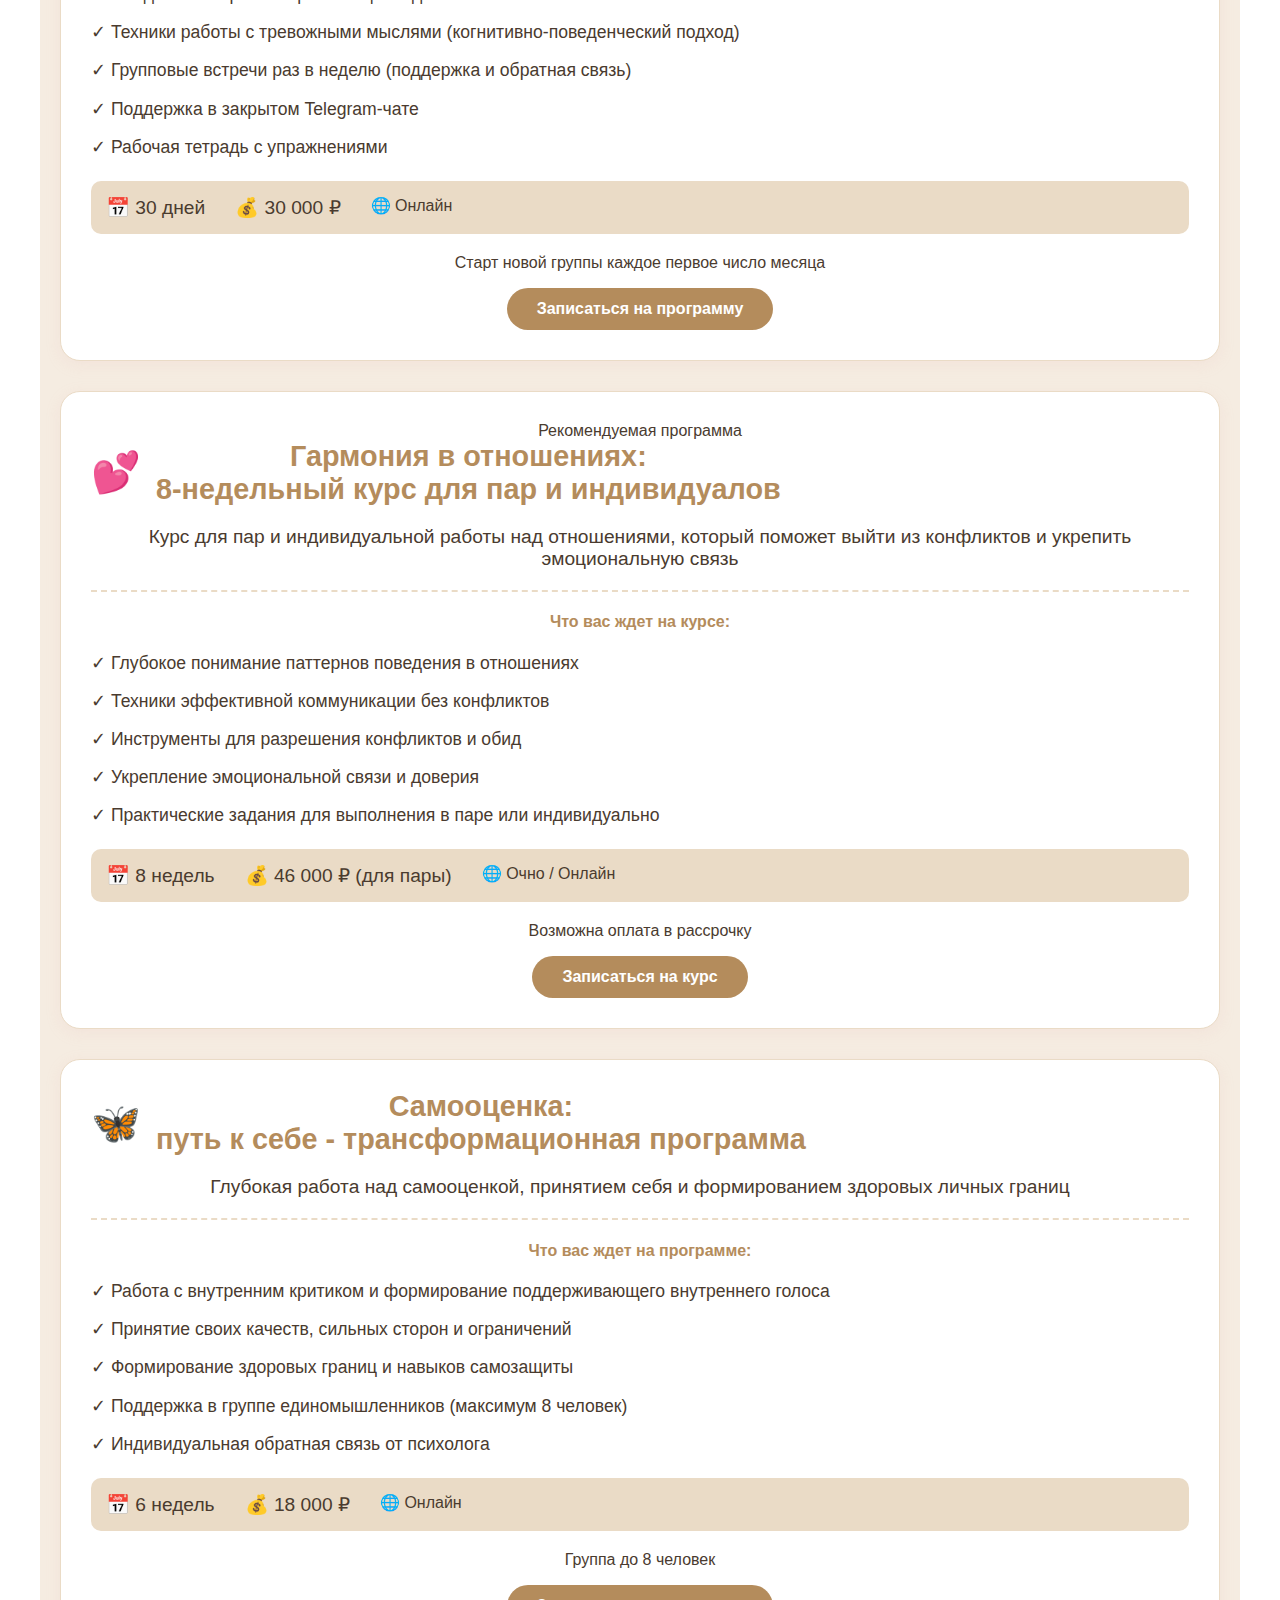
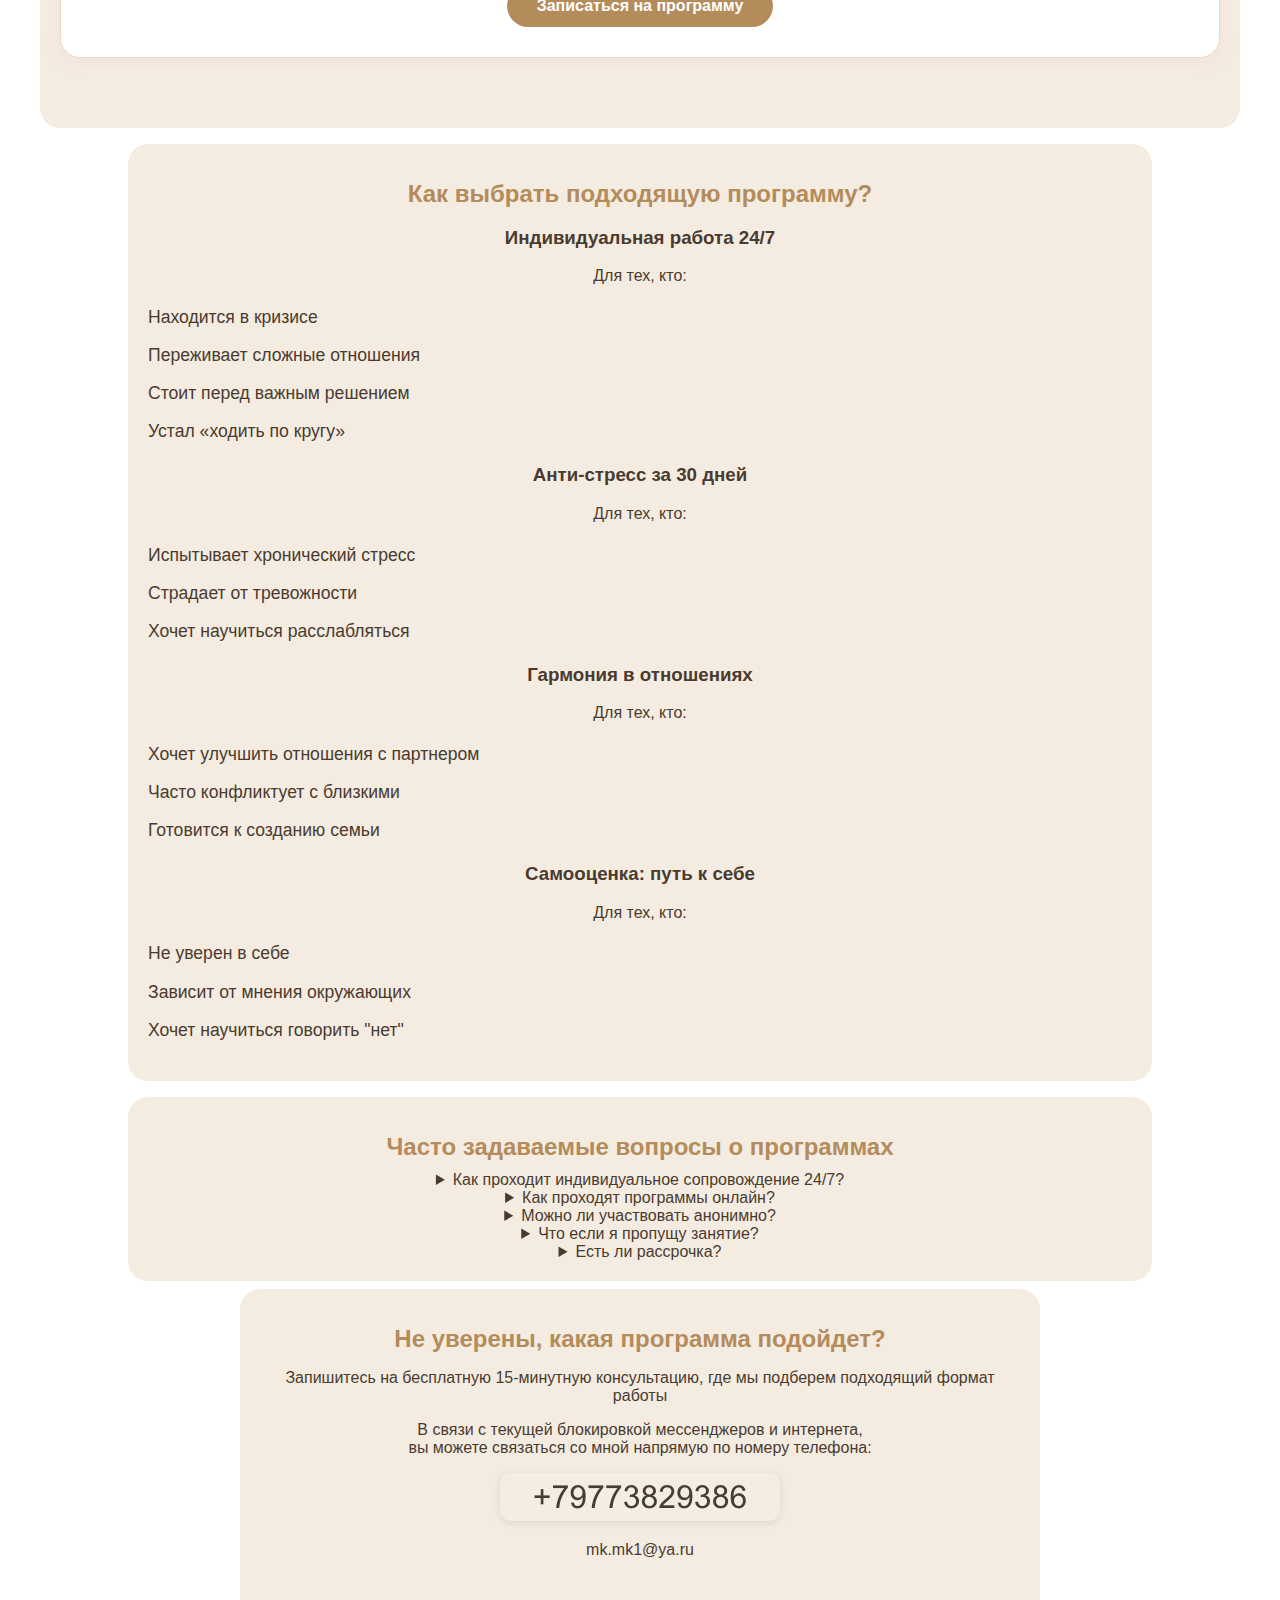
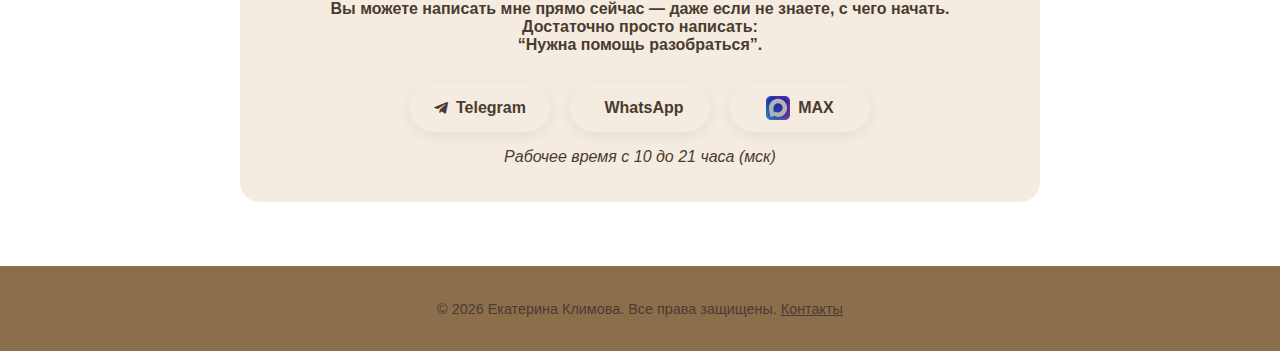
<file: programs.html>
<!DOCTYPE html>
<html lang="ru">
<head>
    <meta charset="UTF-8">
    <meta name="viewport" content="width=device-width, initial-scale=1.0">
    <title>Психологические программы и курсы | Екатерина Климова</title>
    
    <link rel="icon" type="image/png" href="images/favicon/favicon-96x96.png" sizes="96x96" />
    <link rel="icon" type="image/svg+xml" href="images/favicon/favicon.svg" />
    <link rel="shortcut icon" href="images/favicon/favicon.ico" />
    <link rel="apple-touch-icon" sizes="180x180" href="images/favicon/apple-touch-icon.png" />
    <link rel="manifest" href="images/favicon/site.webmanifest" />

    <link rel="stylesheet" href="css/style.css">
    <link rel="stylesheet" href="css/programs.css">
    <link href="https://cdnjs.cloudflare.com/ajax/libs/font-awesome/5.15.4/css/all.min.css" rel="stylesheet">
    
    <meta name="description" content="Трансформационные психологические программы: снижение стресса, улучшение отношений, повышение самооценки. Групповые и индивидуальные форматы. Запись открыта!">
    <meta name="keywords" content="психологические программы, курсы психологии, тренинг личностного роста, антистресс программа, отношения, самооценка, группа поддержки, индивидуальная терапия">
    
    <!-- Open Graph / Соцсети для страницы программ -->
    <meta property="og:title" content="Психологические программы и курсы | Екатерина Климова">
    <meta property="og:description" content="Трансформационные программы по снижению стресса, улучшению отношений и повышению самооценки. Групповые и индивидуальные форматы. Запись открыта!">
    <meta property="og:image" content="https://www.klimovapsy.ru/images/programs-og.jpg">
    <meta property="og:image:width" content="1200">
    <meta property="og:image:height" content="630">
    <meta property="og:url" content="https://www.klimovapsy.ru/programs.html">
    <meta property="og:type" content="website">
    <meta property="og:locale" content="ru_RU">
    <meta property="og:site_name" content="Екатерина Климова - Психолог">

    <!-- Yandex.Metrika counter -->
    <script type="text/javascript">
        (function(m,e,t,r,i,k,a){
            m[i]=m[i]||function(){(m[i].a=m[i].a||[]).push(arguments)};
            m[i].l=1*new Date();
            for (var j = 0; j < document.scripts.length; j++) {if (document.scripts[j].src === r) { return; }}
            k=e.createElement(t),a=e.getElementsByTagName(t)[0],k.async=1,k.src=r,a.parentNode.insertBefore(k,a)
        })(window, document,'script','https://mc.yandex.ru/metrika/tag.js?id=107070837', 'ym');

        ym(107070837, 'init', {ssr:true, webvisor:true, clickmap:true, ecommerce:"dataLayer", referrer: document.referrer, url: location.href, accurateTrackBounce:true, trackLinks:true});
    </script>
    <noscript><div><img src="https://mc.yandex.ru/watch/107070837" style="position:absolute; left:-9999px;" alt="" /></div></noscript>
    <!-- /Yandex.Metrika counter -->
</head>
<body>

    <nav>
        <div class="nav-container">
            <div class="logo">
                <a href="index.html" aria-label="На главную">ЕК</a>
            </div>
            <div class="menu-toggle" id="mobile-menu" aria-label="Меню" role="button" tabindex="0">
                <span class="bar"></span>
                <span class="bar"></span>
                <span class="bar"></span>
            </div>
            <div class="nav-menu" id="nav-menu">
                <a href="index.html#about">Обо мне</a>
                <a href="reviews.html">Отзывы</a>
                <a href="index.html#directions">Направления</a>
                <a href="index.html#prices">Цены</a>
                <a href="programs.html">Программы</a>
                <a href="games.html">Игра</a>
                <a href="articles.html">Статьи</a>
                <a href="certificates.html" class="active">Сертификаты</a>
                <a href="index.html#contacts">Контакты</a>
                <a href="offer.html">Договор оферты</a>
                <a href="doc.html">Политика конфиденциальности</a>
            </div>
        </div>
    </nav>

    <header>
        <h1>Психологические программы и курсы для личностного роста</h1>
        <div class="photo-caption">
            <p>Глубокие трансформационные программы под руководством психолога с 7-летним опытом</p>
        </div>
    </header>

    <section class="programs-intro">
        <h2>Выберите свою программу</h2>
        <p class="intro-text">Все программы разработаны на основе современных психологических подходов и адаптированы под индивидуальные запросы участников. Доступны групповые и индивидуальные форматы.</p>
    </section>

    <section class="programs-list">
        <h2 class="visually-hidden">Доступные программы</h2>
        
        <div class="program-card">
            <div class="program-header">
                <span class="program-icon" aria-hidden="true">✨</span>
                <h3>Индивидуальная работа <br>формат полного погружения 24/7</h3>
            </div>
            <p class="program-description">Вы больше не тратите время на ожидание созвона или сомнения, а берете и делаете.</p>
            
            <div class="program-details">
                <h4>Формат работы:</h4>
                <ul>
                    <li>✓ 8 индивидуальных созвонов в месяц (2 раза в неделю по 50–65 минут). При необходимости время можно делить на более короткие сессии, время не сгорает.</li>
                    <li>✓ Поддержка в мессенджере 24/7 (аудио и текстовые сообщения). Вы можете написать в моменте — когда важно не сорваться, не уйти в привычный сценарий, принять решение или стабилизировать состояние.</li>
                    <li>✓ Персональная стратегия изменений. Чёткий план работы, индивидуально подобранные инструменты и сопровождение на каждом этапе.</li>
                    <li>✓ Работа с состоянием и глубинными причинами, а не только с симптомами.</li>
                </ul>
            </div>
            
            <div class="program-highlight" style="background: #f9f9f9; border-radius: 12px; padding: 16px; margin: 20px 0;">
                <p style="font-weight: bold; margin-bottom: 12px;">Этот формат подойдёт, если вы:</p>
                <div style="display: flex; flex-wrap: wrap; gap: 8px;">
                    <span style="background: #e9ecef; padding: 4px 12px; border-radius: 20px; font-size: 0.9em;">находитесь в кризисе</span>
                    <span style="background: #e9ecef; padding: 4px 12px; border-radius: 20px; font-size: 0.9em;">переживаете сложные отношения</span>
                    <span style="background: #e9ecef; padding: 4px 12px; border-radius: 20px; font-size: 0.9em;">стоите перед важным решением</span>
                    <span style="background: #e9ecef; padding: 4px 12px; border-radius: 20px; font-size: 0.9em;">устали «ходить по кругу»</span>
                </div>
            </div>
            
            <div class="program-meta">
                <span class="program-duration" aria-label="Длительность: индивидуальный график">📅 Индивидуальный график</span>
                <span class="program-price" aria-label="Стоимость: 50000 рублей">💰 50 000 ₽</span>
                <span class="program-format" aria-label="Формат: онлайн">🌐 Онлайн / Очно</span>
            </div>
            
            <div class="program-footer">
                <p class="program-note" style="background: #fff3e0; padding: 12px; border-radius: 8px; margin-bottom: 15px;">⭐ Я могу взять в работу только пять человек. Если вы готовы к серьёзной работе и быстрым внутренним изменениям — напишите мне, чтобы обсудить детали и забронировать место.</p>
                <a href="index.html#contacts" class="program-button">Забронировать место</a>
            </div>
        </div>

        <div class="program-card">
            <div class="program-header">
                <span class="program-icon" aria-hidden="true">🧘</span>
                <h3>Анти-стресс за 30 дней: <br>программа управления тревогой</h3>
            </div>
            <p class="program-description">Комплексная программа по снижению тревожности, управлению стрессом и восстановлению эмоционального равновесия</p>
            
            <div class="program-details">
                <h4>Что вас ждет на программе:</h4>
                <ul>
                    <li>✓ Ежедневные практики релаксации и дыхательные техники</li>
                    <li>✓ Техники работы с тревожными мыслями (когнитивно-поведенческий подход)</li>
                    <li>✓ Групповые встречи раз в неделю (поддержка и обратная связь)</li>
                    <li>✓ Поддержка в закрытом Telegram-чате</li>
                    <li>✓ Рабочая тетрадь с упражнениями</li>
                </ul>
            </div>
            
            <div class="program-meta">
                <span class="program-duration" aria-label="Длительность: 30 дней">📅 30 дней</span>
                <span class="program-price" aria-label="Стоимость: 15000 рублей">💰 30 000 ₽</span>
                <span class="program-format" aria-label="Формат: онлайн">🌐 Онлайн</span>
            </div>
            
            <div class="program-footer">
                <p class="program-note">Старт новой группы каждое первое число месяца</p>
                <a href="index.html#contacts" class="program-button">Записаться на программу</a>
            </div>
        </div>
        
        <div class="program-card featured">
            <div class="program-badge">Рекомендуемая программа</div>
            <div class="program-header">
                <span class="program-icon" aria-hidden="true">💕</span>
                <h3>Гармония в отношениях: <br>8-недельный курс для пар и индивидуалов</h3>
            </div>
            <p class="program-description">Курс для пар и индивидуальной работы над отношениями, который поможет выйти из конфликтов и укрепить эмоциональную связь</p>
            
            <div class="program-details">
                <h4>Что вас ждет на курсе:</h4>
                <ul>
                    <li>✓ Глубокое понимание паттернов поведения в отношениях</li>
                    <li>✓ Техники эффективной коммуникации без конфликтов</li>
                    <li>✓ Инструменты для разрешения конфликтов и обид</li>
                    <li>✓ Укрепление эмоциональной связи и доверия</li>
                    <li>✓ Практические задания для выполнения в паре или индивидуально</li>
                </ul>
            </div>
            
            <div class="program-meta">
                <span class="program-duration">📅 8 недель</span>
                <span class="program-price">💰 46 000 ₽ (для пары)</span>
                <span class="program-format">🌐 Очно / Онлайн</span>
            </div>
            
            <div class="program-footer">
                <p class="program-note">Возможна оплата в рассрочку</p>
                <a href="index.html#contacts" class="program-button">Записаться на курс</a>
            </div>
        </div>
        
        <div class="program-card">
            <div class="program-header">
                <span class="program-icon" aria-hidden="true">🦋</span>
                <h3>Самооценка: <br>путь к себе - трансформационная программа</h3>
            </div>
            <p class="program-description">Глубокая работа над самооценкой, принятием себя и формированием здоровых личных границ</p>
            
            <div class="program-details">
                <h4>Что вас ждет на программе:</h4>
                <ul>
                    <li>✓ Работа с внутренним критиком и формирование поддерживающего внутреннего голоса</li>
                    <li>✓ Принятие своих качеств, сильных сторон и ограничений</li>
                    <li>✓ Формирование здоровых границ и навыков самозащиты</li>
                    <li>✓ Поддержка в группе единомышленников (максимум 8 человек)</li>
                    <li>✓ Индивидуальная обратная связь от психолога</li>
                </ul>
            </div>
            
            <div class="program-meta">
                <span class="program-duration">📅 6 недель</span>
                <span class="program-price">💰 18 000 ₽</span>
                <span class="program-format">🌐 Онлайн</span>
            </div>
            
            <div class="program-footer">
                <p class="program-note">Группа до 8 человек</p>
                <a href="index.html#contacts" class="program-button">Записаться на программу</a>
            </div>
        </div>
    </section>

    <section class="programs-comparison">
        <h2>Как выбрать подходящую программу?</h2>
        <div class="comparison-grid">
            <div class="comparison-item">
                <h3>Индивидуальная работа 24/7</h3>
                <p>Для тех, кто:</p>
                <ul>
                    <li>Находится в кризисе</li>
                    <li>Переживает сложные отношения</li>
                    <li>Стоит перед важным решением</li>
                    <li>Устал «ходить по кругу»</li>
                </ul>
            </div>
            <div class="comparison-item">
                <h3>Анти-стресс за 30 дней</h3>
                <p>Для тех, кто:</p>
                <ul>
                    <li>Испытывает хронический стресс</li>
                    <li>Страдает от тревожности</li>
                    <li>Хочет научиться расслабляться</li>
                </ul>
            </div>
            <div class="comparison-item">
                <h3>Гармония в отношениях</h3>
                <p>Для тех, кто:</p>
                <ul>
                    <li>Хочет улучшить отношения с партнером</li>
                    <li>Часто конфликтует с близкими</li>
                    <li>Готовится к созданию семьи</li>
                </ul>
            </div>
            <div class="comparison-item">
                <h3>Самооценка: путь к себе</h3>
                <p>Для тех, кто:</p>
                <ul>
                    <li>Не уверен в себе</li>
                    <li>Зависит от мнения окружающих</li>
                    <li>Хочет научиться говорить "нет"</li>
                </ul>
            </div>
        </div>
    </section>

    <section class="programs-faq">
        <h2>Часто задаваемые вопросы о программах</h2>
        <div class="faq-grid">
            <details class="faq-item">
                <summary>Как проходит индивидуальное сопровождение 24/7?</summary>
                <p>Вы получаете личный контакт со мной в мессенджере. Регулярные созвоны 2 раза в неделю по 50-65 минут для глубокой проработки запросов. Поддержка в мессенджере доступна 24/7 — вы можете написать в моменте, когда важно не сорваться или принять решение.</p>
            </details>
            <details class="faq-item">
                <summary>Как проходят программы онлайн?</summary>
                <p>Вы получаете ссылку на закрытый канал в Telegram, доступ к рабочей тетради и расписание встреч. Групповые встречи проходят 1 раз в неделю по вечерам (запись доступна).</p>
            </details>
            <details class="faq-item">
                <summary>Можно ли участвовать анонимно?</summary>
                <p>Да. В группе мы соблюдаем конфиденциальность и подписываем соглашение о неразглашении. В индивидуальной работе полная конфиденциальность гарантируется.</p>
            </details>
            <details class="faq-item">
                <summary>Что если я пропущу занятие?</summary>
                <p>Все встречи записываются, записи доступны участникам в течение 30 дней после окончания программы. Также вы можете задать вопросы в чате.</p>
            </details>
            <details class="faq-item">
                <summary>Есть ли рассрочка?</summary>
                <p>Да, для всех программ доступна беспроцентная рассрочка на 3-6 месяцев. Подробности уточняйте при записи.</p>
            </details>
        </div>
    </section>


    <section id="contacts" class="fade-in-right" style="max-width: 800px;">
        <h2>Не уверены, какая программа подойдет?</h2>
        <p>Запишитесь на бесплатную 15-минутную консультацию, где мы подберем подходящий формат работы</p>

        <p>В связи с текущей блокировкой мессенджеров и интернета,
            <br>
            вы можете связаться со мной напрямую по номеру телефона:</p>
        <!-- <p>+79773829386</p> -->
        <div style="text-align: center; margin: 15px 0;">
            <img src="./images/phone.jpg" 
                 alt="Номер телефона для связи" 
                 style="max-width: 100%; height: auto; border-radius: 12px; box-shadow: 0 2px 8px rgba(0,0,0,0.1);">
        </div>
        <p>mk.mk1@ya.ru</p>

        <div class="social-links" style="margin-top: 25px;">
            <p style="text-align: center; font-weight: bold; width: 100%; margin-bottom: 10px;">
                Вы можете написать мне прямо сейчас — даже если не знаете, с чего начать.
                <br>Достаточно просто написать:  
                <br><strong>“Нужна помощь разобраться”</strong>.</p>
            <a href="https://t.me/+79773829386" target="_blank" rel="noopener noreferrer" class="social-link telegram-link-btn" aria-label="Написать в Telegram">
                <i class="fab fa-telegram-plane" aria-hidden="true"></i> Telegram
            </a>
            <a href="https://wa.me/79773829386" target="_blank" rel="noopener noreferrer" class="social-link whatsapp-link-btn" aria-label="Написать в WhatsApp">
                <i class="fab fa-wa" aria-hidden="true"></i> WhatsApp
            </a>
            <a href="https://max.ru/51878495" target="_blank" rel="noopener noreferrer" class="social-link max-link-btn" aria-label="Написать в MAX мессенджер">
                <img src="./images/icons/max-messenger-sign-logo.svg" alt="MAX мессенджер" width="24" height="24">
                MAX
            </a>
        </div>
        <!-- <div style="text-align: center; margin: 25px 0 20px 0;">
            <p style="font-weight: bold; margin-bottom: 5px;">Или напишите письмо:</p>
            <a href="mailto:mk.mk1@ya.ru?subject=Привет&body=Здравствуйте!%20Хочу%20записаться%20на%20консультацию." style="font-size: 1.2em; color: #6a5acd;">
                ✉️ mk.mk1@ya.ru
            </a>
            <p style="font-size: 0.9em; margin-top: 5px;">(Напишите письмо со словом "Привет" в теме, и я отвечу)</p>
        </div> -->
        <p style="font-style: italic; text-align: center;">Рабочее время с 10 до 21 часа (мск)</p>
        <!-- <p style="font-style: italic; text-align: center;">Суббота, воскресенье  с 10 до 19 часов (мск)</p> -->
        <!-- <div style="background-color: #f9f9f9; padding: 15px; border-radius: 10px; margin-top: 20px;">
            <p style="margin: 0;">
                <strong>Как удобнее связаться?</strong> Вы можете просто <strong>позвонить</strong>. 
                Если я не ответила — значит, я с клиентом. В этом случае, пожалуйста, <strong>напишите "Привет" в любой мессенджер или на почту</strong>. 
                Я увижу сообщение, как только освобожусь, и сразу свяжусь с вами, чтобы подобрать время для консультации.
            </p>
        </div> -->
    </section>


    <footer>
        <p>&copy; 2026 Екатерина Климова. Все права защищены. <a href="index.html#contacts" style="color: var(--text-color);">Контакты</a></p>
    </footer>

    <!-- Кнопка вверх -->
    <button class="scroll-top" id="scrollTopBtn" aria-label="Наверх">&#8679;</button>

    <!-- Ссылка на Телеграм -->
    <a class="telegram-link" href="https://t.me/loveAbuz2020" target="_blank" rel="noopener noreferrer" aria-label="Связаться в Telegram">&#128172;</a>

    <script src="js/script.js"></script>
</body>
</html>
</file>
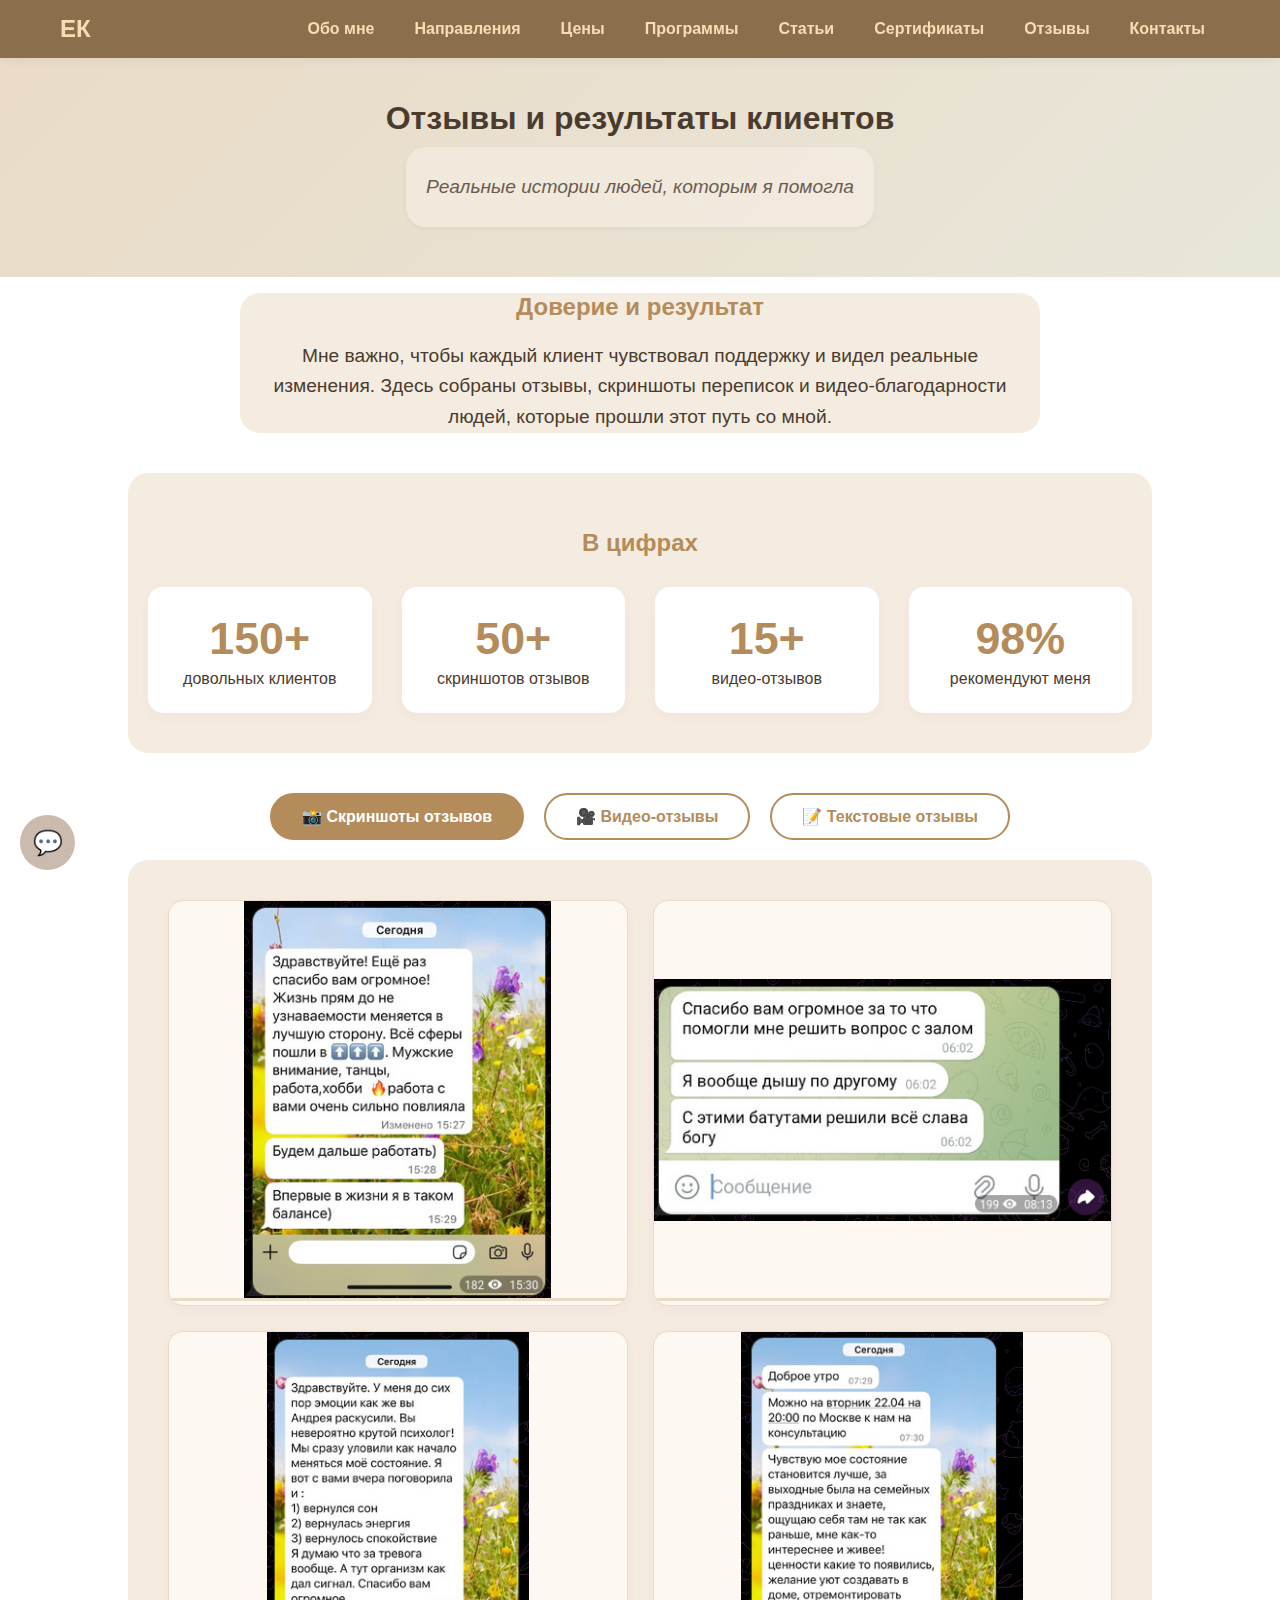
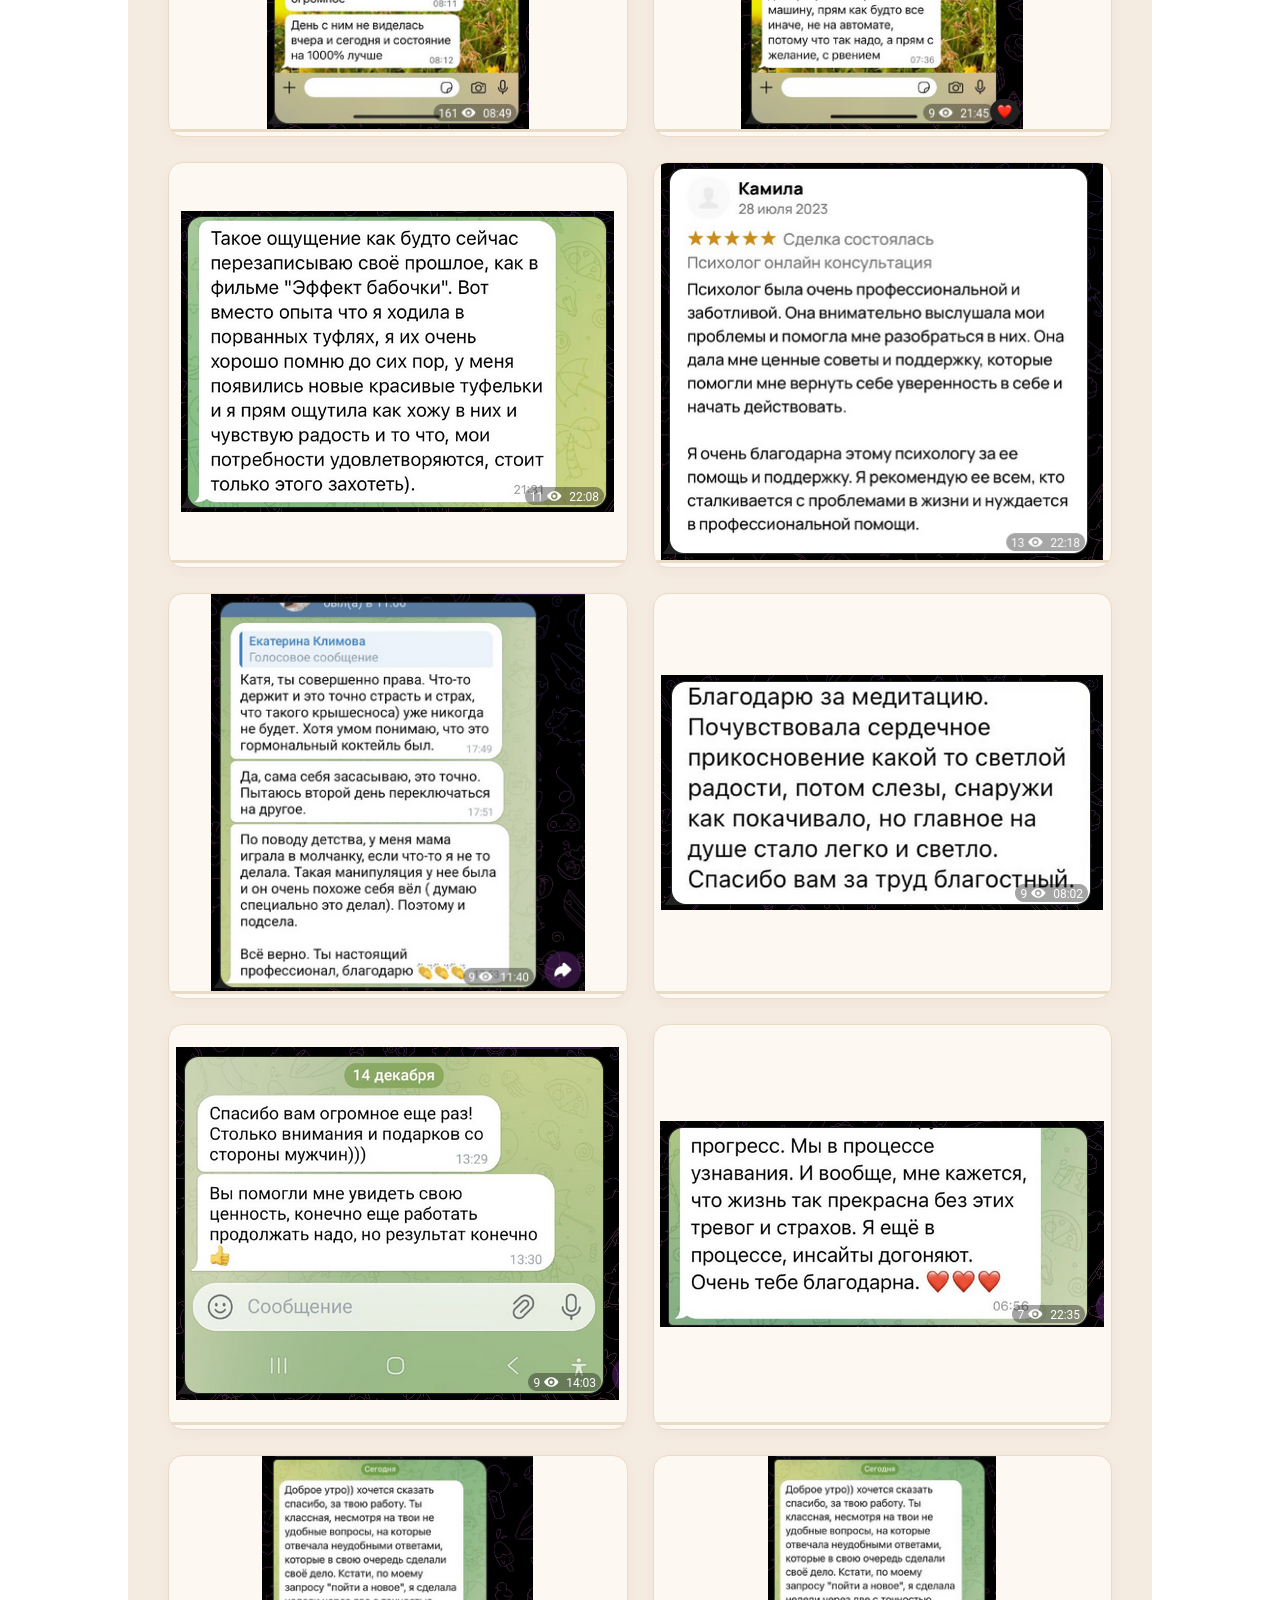
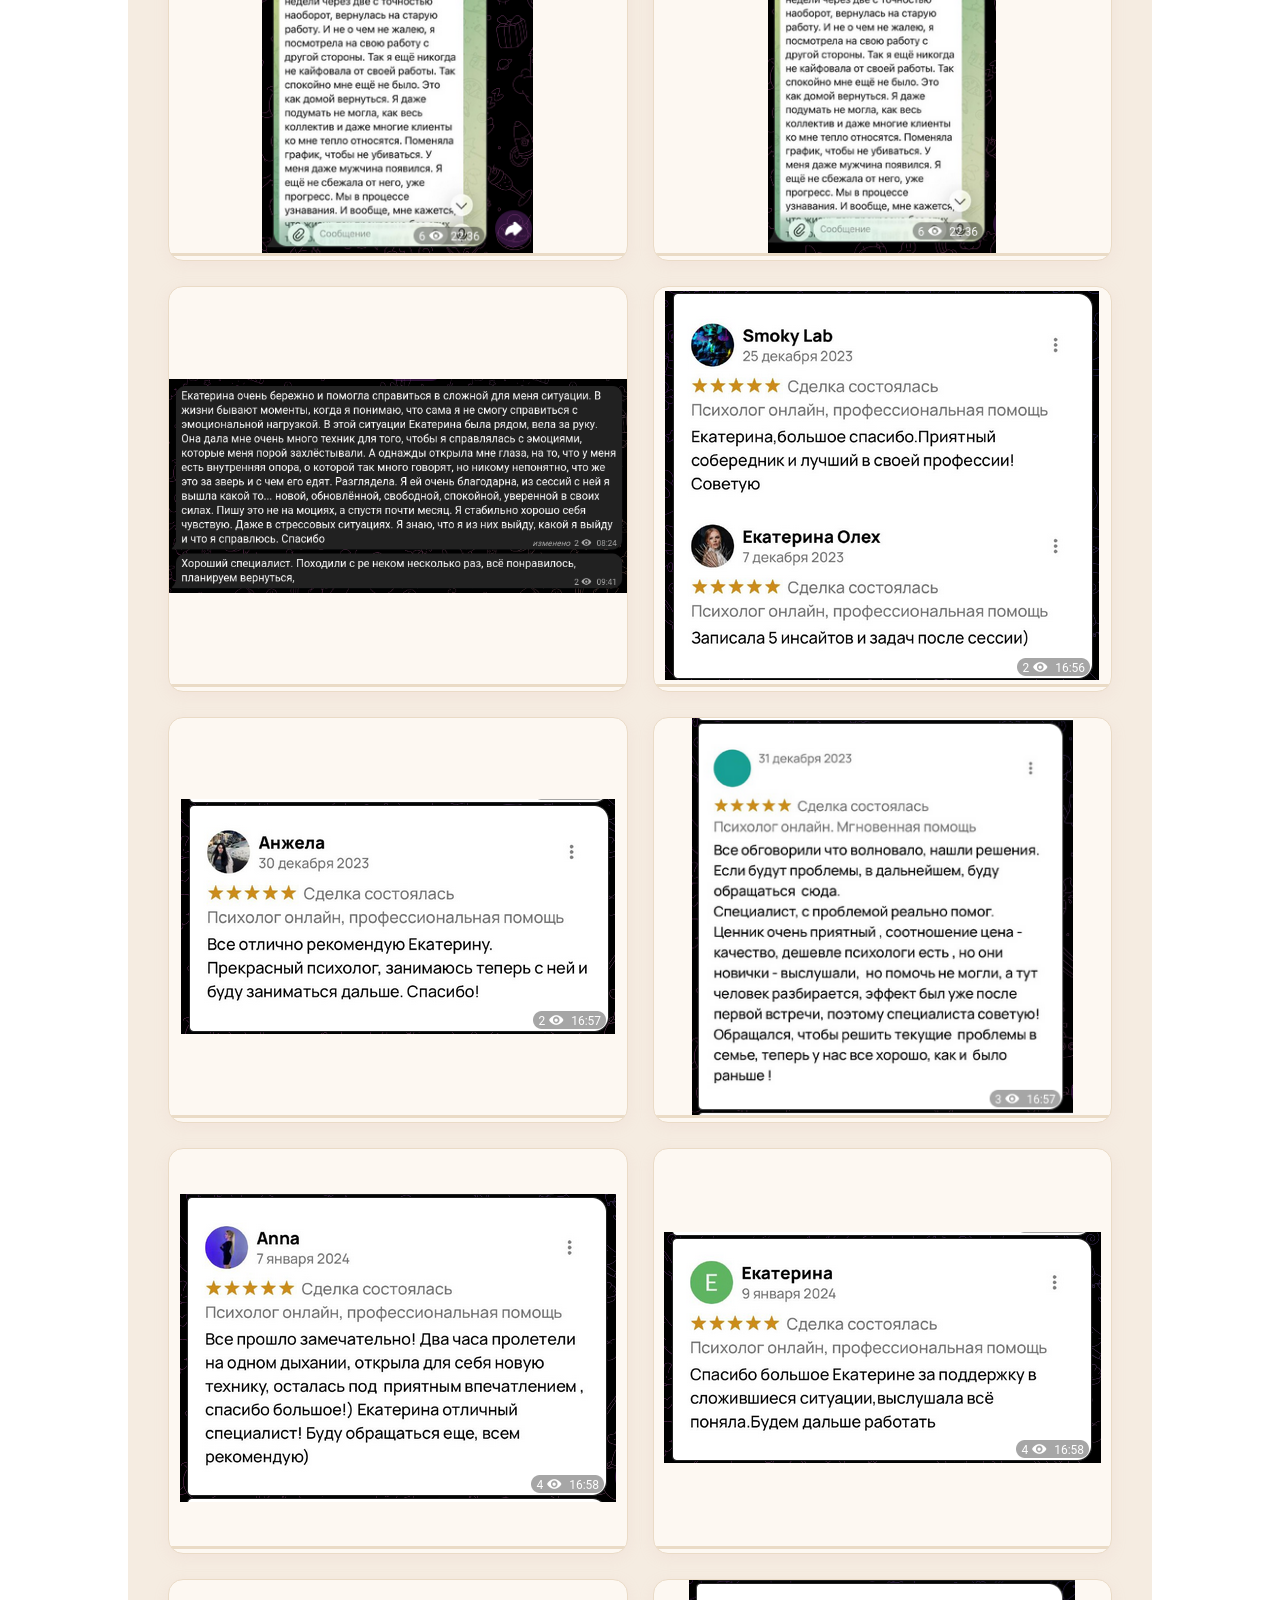
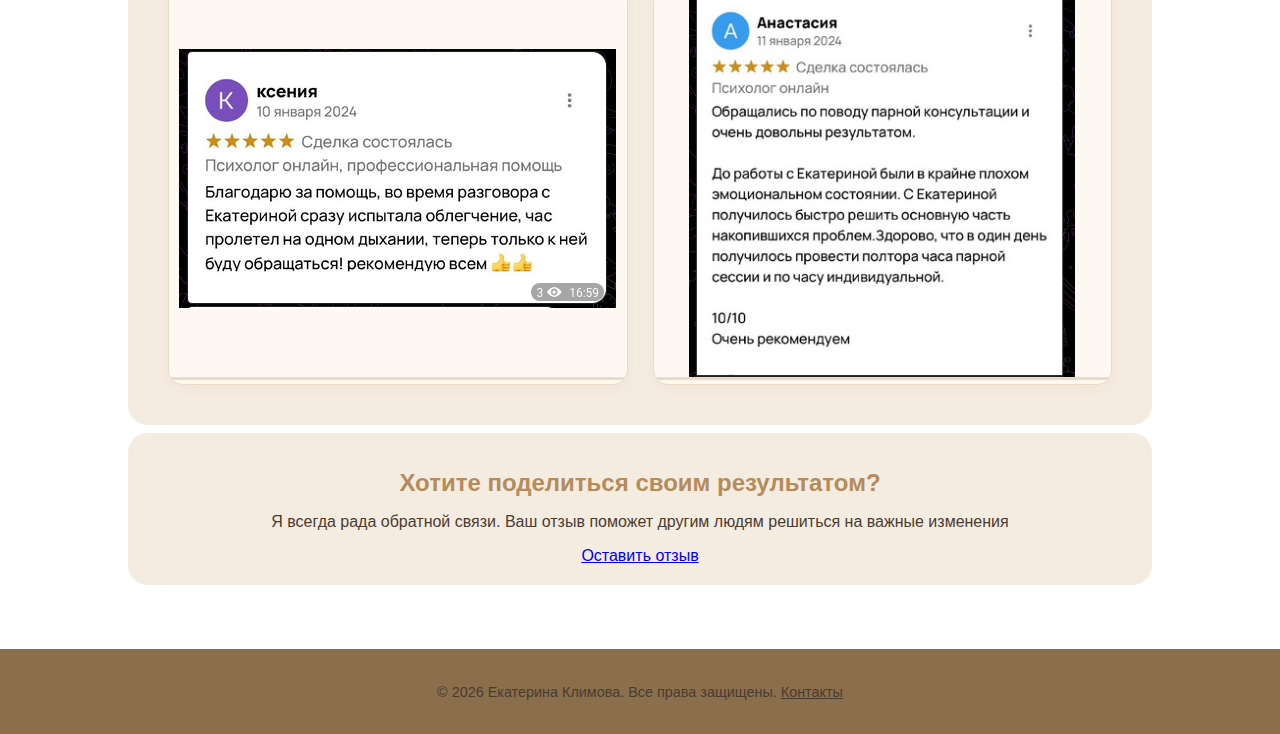
<file: reviews.html>
<!DOCTYPE html>
<html lang="ru">
<head>
    <meta charset="UTF-8">
    <meta name="viewport" content="width=device-width, initial-scale=1.0">
    <title>Отзывы и результаты | Екатерина Климова</title>
    
    <link rel="icon" type="image/png" href="images/favicon/favicon-96x96.png" sizes="96x96" />
    <link rel="icon" type="image/svg+xml" href="images/favicon/favicon.svg" />
    <link rel="shortcut icon" href="images/favicon/favicon.ico" />
    <link rel="apple-touch-icon" sizes="180x180" href="images/favicon/apple-touch-icon.png" />
    <link rel="manifest" href="images/favicon/site.webmanifest" />

    <link rel="stylesheet" href="css/style.css">
    <link href="https://cdnjs.cloudflare.com/ajax/libs/font-awesome/5.15.4/css/all.min.css" rel="stylesheet">
    
    <meta name="description" content="Реальные отзывы клиентов о работе с психологом Екатериной Климовой. Скриншоты переписок, видео-отзывы и результаты терапии.">
    <meta name="keywords" content="отзывы психолог, результаты терапии, видео отзывы, скриншоты переписок, успехи клиентов">
    
    <!-- Open Graph / Соцсети -->
    <meta property="og:title" content="Отзывы и результаты | Екатерина Климова">
    <meta property="og:description" content="Реальные отзывы клиентов о работе с психологом. Скриншоты переписок и видео-благодарности.">
    <meta property="og:image" content="https://www.klimovapsy.ru/images/reviews-og.jpg">
    <meta property="og:image:width" content="1200">
    <meta property="og:image:height" content="630">
    <meta property="og:url" content="https://www.klimovapsy.ru/reviews.html">
    <meta property="og:type" content="website">
    <meta property="og:locale" content="ru_RU">
    <meta property="og:site_name" content="Екатерина Климова - Психолог">

    <!-- Yandex.Metrika counter -->
    <script type="text/javascript">
        (function(m,e,t,r,i,k,a){
            m[i]=m[i]||function(){(m[i].a=m[i].a||[]).push(arguments)};
            m[i].l=1*new Date();
            for (var j = 0; j < document.scripts.length; j++) {if (document.scripts[j].src === r) { return; }}
            k=e.createElement(t),a=e.getElementsByTagName(t)[0],k.async=1,k.src=r,a.parentNode.insertBefore(k,a)
        })(window, document,'script','https://mc.yandex.ru/metrika/tag.js?id=107070837', 'ym');

        ym(107070837, 'init', {ssr:true, webvisor:true, clickmap:true, ecommerce:"dataLayer", referrer: document.referrer, url: location.href, accurateTrackBounce:true, trackLinks:true});
    </script>
    <noscript><div><img src="https://mc.yandex.ru/watch/107070837" style="position:absolute; left:-9999px;" alt="" /></div></noscript>
    <!-- /Yandex.Metrika counter -->

    <style>
        /* Дополнительные стили для страницы отзывов */
        .reviews-intro {
            text-align: center;
            max-width: 800px;
            margin: 40px auto;
            padding: 0 20px;
        }

        .reviews-intro .intro-text {
            font-size: 1.2rem;
            line-height: 1.6;
            color: var(--text-color);
        }

        /* Статистика */
        .reviews-stats {
            background: var(--primary-color);
            padding: 40px 20px;
            margin: 0 auto;
            text-align: center;
        }

        .stats-container {
            max-width: 1000px;
            margin: 0 auto;
        }

        .stats-container h2 {
            color: var(--accent-color);
            margin-bottom: 30px;
        }

        .stats-grid {
            display: grid;
            grid-template-columns: repeat(4, 1fr);
            gap: 30px;
        }

        .stat-item {
            text-align: center;
            background: white;
            padding: 25px;
            border-radius: 15px;
            box-shadow: 0 4px 15px rgba(227, 181, 181, 0.15);
        }

        .stat-number {
            font-size: 2.8rem;
            font-weight: bold;
            color: var(--accent-color);
            line-height: 1.2;
            margin-bottom: 5px;
        }

        .stat-label {
            font-size: 1rem;
            color: var(--text-color);
        }

        /* Табы */
        .tabs {
            display: flex;
            justify-content: center;
            gap: 20px;
            margin: 40px 0 20px;
            flex-wrap: wrap;
        }

        .tab-btn {
            padding: 12px 30px;
            border: 2px solid var(--accent-color);
            background: transparent;
            color: var(--accent-color);
            border-radius: 30px;
            font-weight: 600;
            cursor: pointer;
            transition: all 0.3s;
            font-size: 1rem;
        }

        .tab-btn:hover {
            background: var(--accent-color);
            color: white;
        }

        .tab-btn.active {
            background: var(--accent-color);
            color: white;
        }

        .tab-pane {
            display: none;
            animation: fadeIn 0.5s ease;
        }

        .tab-pane.active {
            display: block;
        }

        @keyframes fadeIn {
            from { opacity: 0; transform: translateY(10px); }
            to { opacity: 1; transform: translateY(0); }
        }

        /* Сетка для скриншотов */
        .screenshots-grid {
            display: grid;
            grid-template-columns: repeat(auto-fit, minmax(300px, 1fr));
            gap: 25px;
            padding: 20px;
            max-width: 1400px;
            margin: 0 auto;
        }

        .screenshot-card {
            background: var(--card-bg);
            border-radius: 15px;
            overflow: hidden;
            box-shadow: 0 4px 15px rgba(227, 181, 181, 0.15);
            transition: transform 0.3s, box-shadow 0.3s;
            cursor: pointer;
            border: 1px solid var(--primary-color);
        }

        .screenshot-card:hover {
            transform: translateY(-5px);
            box-shadow: 0 8px 25px rgba(227, 181, 181, 0.25);
        }

        .screenshot-image {
            /* width: 100%;
            height: 400px;
            object-fit: cover; */
            width: 100%;
            height: 400px;
            object-fit: scale-down;
            border-bottom: 3px solid var(--primary-color);
        }

        .screenshot-content {
            padding: 15px;
        }

        .screenshot-content h3 {
            color: var(--accent-color);
            font-size: 1.1rem;
            margin-bottom: 5px;
        }

        .screenshot-service {
            color: var(--text-color);
            font-size: 0.9rem;
            opacity: 0.8;
        }

        /* Видео секция */
        .videos-grid {
            display: grid;
            grid-template-columns: repeat(auto-fit, minmax(350px, 1fr));
            gap: 30px;
            padding: 20px;
            max-width: 1400px;
            margin: 0 auto;
        }

        .video-card {
            background: var(--card-bg);
            border-radius: 15px;
            overflow: hidden;
            box-shadow: 0 4px 15px rgba(227, 181, 181, 0.15);
            border: 1px solid var(--primary-color);
        }

        .video-wrapper {
            position: relative;
            padding-bottom: 56.25%; /* 16:9 */
            height: 0;
            overflow: hidden;
        }

        .video-wrapper video {
            position: absolute;
            top: 0;
            left: 0;
            width: 100%;
            height: 100%;
            object-fit: cover;
            cursor: pointer;
        }

        .video-content {
            padding: 20px;
        }

        .video-content h3 {
            color: var(--accent-color);
            font-size: 1.2rem;
            margin-bottom: 8px;
        }

        .video-client {
            font-weight: 600;
            color: var(--text-color);
            margin-bottom: 5px;
        }

        .video-service {
            color: var(--text-color);
            font-size: 0.9rem;
            opacity: 0.8;
            margin-bottom: 10px;
        }

        .video-description {
            font-size: 0.95rem;
            line-height: 1.5;
            color: var(--text-color);
            font-style: italic;
        }

        /* Текстовые отзывы */
        .text-reviews-grid {
            display: grid;
            grid-template-columns: repeat(auto-fit, minmax(350px, 1fr));
            gap: 25px;
            padding: 20px;
            max-width: 1400px;
            margin: 0 auto;
        }

        .text-review-card {
            background: var(--secondary-color);
            border-radius: 15px;
            padding: 25px;
            border: 1px solid var(--primary-color);
            transition: transform 0.3s;
        }

        .text-review-card:hover {
            transform: translateY(-5px);
            box-shadow: 0 5px 20px rgba(227, 181, 181, 0.2);
        }

        .review-header {
            display: flex;
            align-items: center;
            gap: 15px;
            margin-bottom: 15px;
        }

        .review-avatar {
            width: 60px;
            height: 60px;
            border-radius: 50%;
            background: linear-gradient(135deg, var(--accent-color), var(--hover-color));
            display: flex;
            align-items: center;
            justify-content: center;
            color: white;
            font-weight: bold;
            font-size: 1.5rem;
        }

        .review-info {
            flex: 1;
        }

        .review-name {
            font-weight: 600;
            color: var(--text-color);
            font-size: 1.2rem;
            margin-bottom: 3px;
        }

        .review-meta {
            display: flex;
            gap: 15px;
            font-size: 0.9rem;
            color: #888;
        }

        .review-rating {
            color: #FFB800;
            margin-bottom: 10px;
            font-size: 1rem;
        }

        .review-text {
            font-size: 1rem;
            line-height: 1.6;
            color: var(--text-color);
            margin-bottom: 15px;
            font-style: italic;
        }

        .review-service {
            font-size: 0.9rem;
            color: var(--accent-color);
            font-weight: 500;
            text-align: right;
        }

        /* Модальное окно */
        .modal {
            display: none;
            position: fixed;
            z-index: 2000;
            left: 0;
            top: 0;
            width: 100%;
            height: 100%;
            background-color: rgba(0, 0, 0, 0.9);
            backdrop-filter: blur(5px);
        }

        .modal-content {
            margin: auto;
            display: block;
            max-width: 90%;
            max-height: 90%;
            position: absolute;
            top: 50%;
            left: 50%;
            transform: translate(-50%, -50%);
            border-radius: 10px;
            box-shadow: 0 0 30px rgba(0, 0, 0, 0.5);
        }

        .modal-close {
            position: absolute;
            top: 15px;
            right: 35px;
            color: #f1f1f1;
            font-size: 40px;
            font-weight: bold;
            cursor: pointer;
            transition: color 0.3s;
            z-index: 2001;
        }

        .modal-close:hover {
            color: var(--accent-color);
        }

        /* Адаптация */
        @media (max-width: 768px) {
            .stats-grid {
                grid-template-columns: repeat(2, 1fr);
                gap: 15px;
            }
            
            .screenshot-image {
                height: 300px;
            }
            
            .videos-grid {
                grid-template-columns: 1fr;
            }
            
            .text-reviews-grid {
                grid-template-columns: 1fr;
            }
            
            .review-avatar {
                width: 50px;
                height: 50px;
                font-size: 1.3rem;
            }
        }

        @media (max-width: 480px) {
            .stats-grid {
                grid-template-columns: 1fr;
            }
            
            .tabs {
                flex-direction: column;
                align-items: center;
                gap: 10px;
            }
            
            .tab-btn {
                width: 200px;
            }
            
            .screenshot-image {
                height: 250px;
            }
            
            .review-header {
                flex-direction: column;
                text-align: center;
            }
            
            .review-meta {
                justify-content: center;
            }
        }
    </style>

    <style>
        .video-cloud-card {
    cursor: pointer;
    transition: transform 0.3s, box-shadow 0.3s;
}

.video-cloud-card:hover {
    transform: translateY(-5px);
    box-shadow: 0 10px 30px rgba(0,0,0,0.15);
}

.cloud-video {
    position: relative;
    width: 100%;
    padding-bottom: 56.25%; /* 16:9 */
    background: #f5f5f5;
    overflow: hidden;
}

.cloud-preview {
    position: absolute;
    top: 0;
    left: 0;
    width: 100%;
    height: 100%;
    object-fit: cover;
    transition: filter 0.3s;
}

.video-cloud-card:hover .cloud-preview {
    filter: brightness(0.8);
}

.cloud-play-btn {
    position: absolute;
    top: 50%;
    left: 50%;
    transform: translate(-50%, -50%);
    z-index: 10;
    opacity: 0.9;
    transition: all 0.3s;
    text-decoration: none;
    display: block;
}

.cloud-play-btn svg {
    width: 70px;
    height: 70px;
    filter: drop-shadow(0 4px 8px rgba(0,0,0,0.2));
    transition: transform 0.2s;
}

.video-cloud-card:hover .cloud-play-btn svg {
    transform: scale(1.1);
}

.cloud-play-btn:hover svg circle {
    fill: white;
}

/* Бейдж "Видеоотзыв" */
.video-badge {
    position: absolute;
    top: 15px;
    right: 15px;
    background: rgba(227, 181, 181, 0.9);
    color: white;
    padding: 5px 12px;
    border-radius: 20px;
    font-size: 0.8rem;
    font-weight: 600;
    letter-spacing: 0.5px;
    z-index: 5;
    backdrop-filter: blur(2px);
    box-shadow: 0 2px 8px rgba(0,0,0,0.1);
}

/* Для мобильных */
@media (max-width: 768px) {
    .cloud-play-btn svg {
        width: 50px;
        height: 50px;
    }
    
    .video-badge {
        font-size: 0.7rem;
        padding: 4px 10px;
    }
}
    </style>
</head>
<body>

    <nav>
        <div class="nav-container">
            <div class="logo">
                <a href="index.html" aria-label="На главную">ЕК</a>
            </div>
            <div class="menu-toggle" id="mobile-menu" aria-label="Меню" role="button" tabindex="0">
                <span class="bar"></span>
                <span class="bar"></span>
                <span class="bar"></span>
            </div>
            <div class="nav-menu" id="nav-menu">
                <a href="index.html#about">Обо мне</a>
                <a href="index.html#directions">Направления</a>
                <a href="index.html#prices">Цены</a>
                <a href="programs.html">Программы</a>
                <a href="articles.html">Статьи</a>
                <a href="certificates.html">Сертификаты</a>
                <a href="reviews.html" class="active">Отзывы</a>
                <a href="index.html#contacts">Контакты</a>
            </div>
        </div>
    </nav>

    <header>
        <h1>Отзывы и результаты клиентов</h1>
        <div class="photo-caption">
            <p>Реальные истории людей, которым я помогла</p>
        </div>
    </header>

    <section class="reviews-intro">
        <h2>Доверие и результат</h2>
        <p class="intro-text">Мне важно, чтобы каждый клиент чувствовал поддержку и видел реальные изменения. Здесь собраны отзывы, скриншоты переписок и видео-благодарности людей, которые прошли этот путь со мной.</p>
    </section>

    <section class="reviews-stats">
        <div class="stats-container">
            <h2>В цифрах</h2>
            <div class="stats-grid">
                <div class="stat-item">
                    <div class="stat-number">150+</div>
                    <div class="stat-label">довольных клиентов</div>
                </div>
                <div class="stat-item">
                    <div class="stat-number">50+</div>
                    <div class="stat-label">скриншотов отзывов</div>
                </div>
                <div class="stat-item">
                    <div class="stat-number">15+</div>
                    <div class="stat-label">видео-отзывов</div>
                </div>
                <div class="stat-item">
                    <div class="stat-number">98%</div>
                    <div class="stat-label">рекомендуют меня</div>
                </div>
            </div>
        </div>
    </section>

    <div class="tabs">
        <button class="tab-btn active" onclick="switchTab('screenshots')">📸 Скриншоты отзывов</button>
        <button class="tab-btn" onclick="switchTab('videos')">🎥 Видео-отзывы</button>
        <button class="tab-btn" onclick="switchTab('text')">📝 Текстовые отзывы</button>
    </div>

    <!-- Вкладка со скриншотами -->
    <div id="screenshots-tab" class="tab-pane active">
        <section class="screenshots-list">
            <h2 class="visually-hidden">Скриншоты отзывов</h2>
            <div class="screenshots-grid">
                <!-- Скриншот 1 -->
                <div class="screenshot-card" onclick="openModal('images/reviews/1.png', 'Отзыв')">
                    <img src="images/reviews/1.png" alt="Скриншот отзыва 1" class="screenshot-image" onerror="this.src='images/review-placeholder.jpg'">
                </div>
                
                <div class="screenshot-card" onclick="openModal('images/reviews/2.png', 'Отзыв')">
                    <img src="images/reviews/2.png" alt="Скриншот отзыва 2" class="screenshot-image" onerror="this.src='images/review-placeholder.jpg'">
                </div>
                
                <div class="screenshot-card" onclick="openModal('images/reviews/3.png', 'Отзыв')">
                    <img src="images/reviews/3.png" alt="Скриншот отзыва 3" class="screenshot-image" onerror="this.src='images/review-placeholder.jpg'">
                </div>
                
                <div class="screenshot-card" onclick="openModal('images/reviews/4.png', 'Отзыв')">
                    <img src="images/reviews/4.png" alt="Скриншот отзыва 4" class="screenshot-image" onerror="this.src='images/review-placeholder.jpg'">
                </div>

                <div class="screenshot-card" onclick="openModal('images/reviews/5.png', 'Отзыв')">
                    <img src="images/reviews/5.png" alt="Скриншот отзыва 5" class="screenshot-image" onerror="this.src='images/review-placeholder.jpg'">
                </div>
                
                <div class="screenshot-card" onclick="openModal('images/reviews/6.png', 'Отзыв')">
                    <img src="images/reviews/6.png" alt="Скриншот отзыва 6" class="screenshot-image" onerror="this.src='images/review-placeholder.jpg'">
                </div>
                
                <div class="screenshot-card" onclick="openModal('images/reviews/7.png', 'Отзыв')">
                    <img src="images/reviews/7.png" alt="Скриншот отзыва 7" class="screenshot-image" onerror="this.src='images/review-placeholder.jpg'">
                </div>
                
                <div class="screenshot-card" onclick="openModal('images/reviews/8.png', 'Отзыв')">
                    <img src="images/reviews/8.png" alt="Скриншот отзыва 8" class="screenshot-image" onerror="this.src='images/review-placeholder.jpg'">
                </div>

                <div class="screenshot-card" onclick="openModal('images/reviews/9.png', 'Отзыв')">
                    <img src="images/reviews/9.png" alt="Скриншот отзыва 9" class="screenshot-image" onerror="this.src='images/review-placeholder.jpg'">
                </div>
                
                <div class="screenshot-card" onclick="openModal('images/reviews/10.png', 'Отзыв')">
                    <img src="images/reviews/10.png" alt="Скриншот отзыва 10" class="screenshot-image" onerror="this.src='images/review-placeholder.jpg'">
                </div>
                
                <div class="screenshot-card" onclick="openModal('images/reviews/11.png', 'Отзыв')">
                    <img src="images/reviews/11.png" alt="Скриншот отзыва 11" class="screenshot-image" onerror="this.src='images/review-placeholder.jpg'">
                </div>
                
                <div class="screenshot-card" onclick="openModal('images/reviews/12.png', 'Отзыв')">
                    <img src="images/reviews/12.png" alt="Скриншот отзыва 12" class="screenshot-image" onerror="this.src='images/review-placeholder.jpg'">
                </div>

                <div class="screenshot-card" onclick="openModal('images/reviews/13.png', 'Отзыв')">
                    <img src="images/reviews/13.png" alt="Скриншот отзыва 13" class="screenshot-image" onerror="this.src='images/review-placeholder.jpg'">
                </div>
                
                <div class="screenshot-card" onclick="openModal('images/reviews/14.png', 'Отзыв')">
                    <img src="images/reviews/14.png" alt="Скриншот отзыва 14" class="screenshot-image" onerror="this.src='images/review-placeholder.jpg'">
                </div>
                
                <div class="screenshot-card" onclick="openModal('images/reviews/15.png', 'Отзыв')">
                    <img src="images/reviews/15.png" alt="Скриншот отзыва 15" class="screenshot-image" onerror="this.src='images/review-placeholder.jpg'">
                </div>
                
                <div class="screenshot-card" onclick="openModal('images/reviews/16.png', 'Отзыв')">
                    <img src="images/reviews/16.png" alt="Скриншот отзыва 16" class="screenshot-image" onerror="this.src='images/review-placeholder.jpg'">
                </div>


                <div class="screenshot-card" onclick="openModal('images/reviews/17.png', 'Отзыв')">
                    <img src="images/reviews/17.png" alt="Скриншот отзыва 17" class="screenshot-image" onerror="this.src='images/review-placeholder.jpg'">
                </div>
                
                <div class="screenshot-card" onclick="openModal('images/reviews/18.png', 'Отзыв')">
                    <img src="images/reviews/18.png" alt="Скриншот отзыва 18" class="screenshot-image" onerror="this.src='images/review-placeholder.jpg'">
                </div>
                
                <div class="screenshot-card" onclick="openModal('images/reviews/19.png', 'Отзыв')">
                    <img src="images/reviews/19.png" alt="Скриншот отзыва 19" class="screenshot-image" onerror="this.src='images/review-placeholder.jpg'">
                </div>

                <div class="screenshot-card" onclick="openModal('images/reviews/20.png', 'Отзыв')">
                    <img src="images/reviews/20.png" alt="Скриншот отзыва 20" class="screenshot-image" onerror="this.src='images/review-placeholder.jpg'">
                </div>
                


            </div>
        </section>
    </div>

    <!-- Вкладка с видео-отзывами -->
    <div id="videos-tab" class="tab-pane">
        <section class="videos-list">
            <h2 class="visually-hidden">Видео-отзывы</h2>
            
            <div class="videos-grid">
                <!-- Видео 1 -->
                
                <div class="video-card video-cloud-card">
                    <div class="video-wrapper cloud-video">
                        <!-- Превью видео (постер) -->
                        <img src="https://thumb.cloud.mail.ru/weblink/thumb/xFgA/WzC15dtLm" 
                             alt="Превью видео Анны" 
                             class="cloud-preview"
                             onerror="this.src='images/reviews/Снимок экрана от 2026-03-07 20-36-19.png'">
                        
                        <!-- Кнопка Play -->
                        <a href="https://cloud.mail.ru/public/xFgA/WzC15dtLm" 
                           target="_blank" 
                           class="cloud-play-btn">
                            <svg width="60" height="60" viewBox="0 0 24 24">
                                <circle cx="12" cy="12" r="10" fill="white" opacity="0.9"/>
                                <polygon points="10,8 16,12 10,16" fill="var(--accent-color)"/>
                            </svg>
                        </a>
                        
                        <!-- Надпись "Видеоотзыв" -->
                        <span class="video-badge">🎥 Видеоотзыв</span>
                    </div>
                </div>    

                <!-- Видео 2 -->
                <div class="video-card video-cloud-card">
                    <div class="video-wrapper cloud-video">
                        <!-- Превью видео (постер) -->
                        <img src="https://thumb.cloud.mail.ru/weblink/thumb/xFgA/WzC15dtLm" 
                             alt="Превью видео Анны" 
                             class="cloud-preview"
                             onerror="this.src='images/reviews/Снимок экрана от 2026-03-07 20-37-09.png'">
                        
                        <!-- Кнопка Play -->
                        <a href="https://cloud.mail.ru/public/xFgA/WzC15dtLm" 
                           target="_blank" 
                           class="cloud-play-btn">
                            <svg width="60" height="60" viewBox="0 0 24 24">
                                <circle cx="12" cy="12" r="10" fill="white" opacity="0.9"/>
                                <polygon points="10,8 16,12 10,16" fill="var(--accent-color)"/>
                            </svg>
                        </a>
                        
                        <!-- Надпись "Видеоотзыв" -->
                        <span class="video-badge">🎥 Видеоотзыв</span>
                    </div>
                </div>    

            </div>
        </section>
    </div>

    <!-- Вкладка с текстовыми отзывами -->
    <div id="text-tab" class="tab-pane">
        <section class="text-reviews-list">
            <h2 class="visually-hidden">Текстовые отзывы</h2>
            <div class="text-reviews-grid">
                <!-- Отзыв 1 -->
                <div class="text-review-card">
                    <div class="review-header">
                        <div class="review-avatar">А</div>
                        <div class="review-info">
                            <div class="review-name">Анна</div>
                            <div class="review-meta">
                                <span>34 года</span>
                                <span>15.02.2025</span>
                            </div>
                        </div>
                    </div>
                    <div class="review-rating">★★★★★</div>
                    <p class="review-text">"Огромное спасибо Екатерине за помощь! Пришла с тревогой и постоянным напряжением. Уже после нескольких сессий почувствовала облегчение. Очень бережный и профессиональный подход. Теперь знаю, как справляться со стрессом сама."</p>
                    <div class="review-service">Индивидуальная терапия</div>
                </div>

                <!-- Отзыв 2 -->
                <div class="text-review-card">
                    <div class="review-header">
                        <div class="review-avatar">М</div>
                        <div class="review-info">
                            <div class="review-name">Михаил</div>
                            <div class="review-meta">
                                <span>39 лет</span>
                                <span>28.01.2025</span>
                            </div>
                        </div>
                    </div>
                    <div class="review-rating">★★★★★</div>
                    <p class="review-text">"Ходили с женой на семейные консультации. Были серьёзные разногласия, думали уже расходиться. Екатерина помогла нам услышать друг друга, увидеть ситуацию со стороны. Сейчас отношения стали лучше, чем были. Спасибо за спасённую семью!"</p>
                    <div class="review-service">Семейная консультация</div>
                </div>

                <!-- Отзыв 3 -->
                <div class="text-review-card">
                    <div class="review-header">
                        <div class="review-avatar">Е</div>
                        <div class="review-info">
                            <div class="review-name">Елена</div>
                            <div class="review-meta">
                                <span>28 лет</span>
                                <span>03.03.2025</span>
                            </div>
                        </div>
                    </div>
                    <div class="review-rating">★★★★★</div>
                    <p class="review-text">"Очень комфортный специалист. Не бойтесь идти к психологу, Екатерина создаёт безопасное пространство, где можно быть собой. Проработали мои детские травмы, стало намного легче жить. Рекомендую всем, кто сомневается!"</p>
                    <div class="review-service">Индивидуальная терапия</div>
                </div>

                <!-- Отзыв 4 -->
                <div class="text-review-card">
                    <div class="review-header">
                        <div class="review-avatar">Д</div>
                        <div class="review-info">
                            <div class="review-name">Дмитрий</div>
                            <div class="review-meta">
                                <span>42 года</span>
                                <span>10.02.2025</span>
                            </div>
                        </div>
                    </div>
                    <div class="review-rating">★★★★★</div>
                    <p class="review-text">"Долго не решался обратиться к психологу, думал, что сам справлюсь. Но проблемы с самооценкой мешали и работе, и личной жизни. Екатерина помогла поверить в себя, увидеть свои сильные стороны. Очень благодарен!"</p>
                    <div class="review-service">Индивидуальная терапия</div>
                </div>

                <!-- Отзыв 5 -->
                <div class="text-review-card">
                    <div class="review-header">
                        <div class="review-avatar">О</div>
                        <div class="review-info">
                            <div class="review-name">Ольга</div>
                            <div class="review-meta">
                                <span>31 год</span>
                                <span>20.12.2024</span>
                            </div>
                        </div>
                    </div>
                    <div class="review-rating">★★★★★</div>
                    <p class="review-text">"Проходила программу 'Анти-стресс'. Очень понравился формат — и теория, и практика, и поддержка в чате. Научилась справляться с тревогой, стала спокойнее и увереннее. Отдельное спасибо за тёплую атмосферу в группе."</p>
                    <div class="review-service">Программа "Анти-стресс"</div>
                </div>

                <!-- Отзыв 6 -->
                <div class="text-review-card">
                    <div class="review-header">
                        <div class="review-avatar">Н</div>
                        <div class="review-info">
                            <div class="review-name">Наталья</div>
                            <div class="review-meta">
                                <span>39 лет</span>
                                <span>17.01.2025</span>
                            </div>
                        </div>
                    </div>
                    <div class="review-rating">★★★★★</div>
                    <p class="review-text">"Ходили с дочкой-подростком, были сложности в общении, постоянные конфликты. Екатерина помогла наладить контакт, объяснила, как правильно разговаривать с подростком. Теперь мы стали ближе и понимаем друг друга. Спасибо!"</p>
                    <div class="review-service">Семейная консультация</div>
                </div>

                <!-- Отзыв 7 -->
                <div class="text-review-card">
                    <div class="review-header">
                        <div class="review-avatar">И</div>
                        <div class="review-info">
                            <div class="review-name">Ирина</div>
                            <div class="review-meta">
                                <span>26 лет</span>
                                <span>12.02.2025</span>
                            </div>
                        </div>
                    </div>
                    <div class="review-rating">★★★★★</div>
                    <p class="review-text">"Прошла курс по самооценке. Это было потрясающе! Группа поддержки, домашние задания, обратная связь. Я наконец-то начала себя ценить, разрешила себе быть собой, перестала зависеть от мнения окружающих. Огромное спасибо!"</p>
                    <div class="review-service">Программа "Самооценка"</div>
                </div>

                <!-- Отзыв 8 -->
                <div class="text-review-card">
                    <div class="review-header">
                        <div class="review-avatar">С</div>
                        <div class="review-info">
                            <div class="review-name">Сергей</div>
                            <div class="review-meta">
                                <span>45 лет</span>
                                <span>05.02.2025</span>
                            </div>
                        </div>
                    </div>
                    <div class="review-rating">★★★★★</div>
                    <p class="review-text">"Спасибо за онлайн-консультации! Очень удобно, когда нет возможности приехать лично. Екатерина очень внимательная, даёт рабочие техники, которые действительно помогают. Проработали мои страхи, стало легче дышать."</p>
                    <div class="review-service">Онлайн-сессия</div>
                </div>
            </div>
        </section>
    </div>

    <!-- Призыв к действию -->
    <section class="programs-cta">
        <h2>Хотите поделиться своим результатом?</h2>
        <p>Я всегда рада обратной связи. Ваш отзыв поможет другим людям решиться на важные изменения</p>
        <a href="index.html#contacts" class="cta-button">Оставить отзыв</a>
    </section>

    <footer>
        <p>&copy; 2026 Екатерина Климова. Все права защищены. <a href="index.html#contacts" style="color: var(--text-color);">Контакты</a></p>
    </footer>

    <!-- Кнопка вверх -->
    <button class="scroll-top" id="scrollTopBtn" aria-label="Наверх">&#8679;</button>

    <!-- Ссылка на Телеграм -->
    <a class="telegram-link" href="https://t.me/loveAbuz2020" target="_blank" rel="noopener noreferrer" aria-label="Связаться в Telegram">&#128172;</a>

    <!-- Модальное окно для просмотра скриншотов -->
    <div id="imageModal" class="modal">
        <span class="modal-close" onclick="closeImageModal()">&times;</span>
        <img class="modal-content" id="modalImage">
        <div id="modalCaption" class="modal-caption" style="color: white; text-align: center; margin-top: 20px;"></div>
    </div>

    <script>
        // Переключение табов
        function switchTab(tabName) {
            // Скрыть все вкладки
            document.querySelectorAll('.tab-pane').forEach(pane => {
                pane.classList.remove('active');
            });
            
            // Убрать активный класс у всех кнопок
            document.querySelectorAll('.tab-btn').forEach(btn => {
                btn.classList.remove('active');
            });
            
            // Показать выбранную вкладку
            document.getElementById(tabName + '-tab').classList.add('active');
            
            // Подсветить кнопку
            event.target.classList.add('active');
        }

        // Модальное окно для изображений
        const modal = document.getElementById('imageModal');
        const modalImg = document.getElementById('modalImage');
        const captionText = document.getElementById('modalCaption');

        function openModal(src, caption) {
            modal.style.display = 'block';
            modalImg.src = src;
            captionText.innerHTML = caption;
            document.body.style.overflow = 'hidden';
        }

        function closeImageModal() {
            modal.style.display = 'none';
            document.body.style.overflow = 'auto';
        }

        // Закрытие по клику вне изображения
        modal.addEventListener('click', function(e) {
            if (e.target === modal) {
                closeImageModal();
            }
        });

        // Клавиатурная навигация
        document.addEventListener('keydown', function(e) {
            if (e.key === 'Escape' && modal.style.display === 'block') {
                closeImageModal();
            }
        });

        // Появление кнопки "Вверх"
        const scrollTopBtn = document.getElementById('scrollTopBtn');
        window.addEventListener('scroll', () => {
            if (window.scrollY > 400) {
                scrollTopBtn.style.display = 'block';
            } else {
                scrollTopBtn.style.display = 'none';
            }
        });

        scrollTopBtn.addEventListener('click', () => {
            window.scrollTo({
                top: 0,
                behavior: 'smooth'
            });
        });

        // Мобильное меню
        const mobileMenu = document.getElementById('mobile-menu');
        const navMenu = document.getElementById('nav-menu');

        if (mobileMenu) {
            mobileMenu.addEventListener('click', () => {
                mobileMenu.classList.toggle('active');
                navMenu.classList.toggle('active');
            });

            document.querySelectorAll('.nav-menu a').forEach(link => {
                link.addEventListener('click', () => {
                    mobileMenu.classList.remove('active');
                    navMenu.classList.remove('active');
                });
            });
        }
    </script>
</body>
</html>
</file>
<file: css/style.css>
/* :root {
    --primary-color: #F9E6E6;
    --secondary-color: #FFF5F0;
    --dark-header: #E8D1D1;
    --text-color: #5C4E4E;
    --accent-color: #D4A5A5;
    --telegram-color: #B8C9E1;
    --card-bg: #FFFFFF;
    --hover-color: #C9B2B2;
    --font-main: 'FuturaPT', Arial, sans-serif;
} */

:root {
    --primary-color: #F3E9DE;      /* Нежный капучино (вместо светло-розового) */
    --secondary-color: #FAF3EB;    /* Тёплый взбитый крем (вместо персикового) */
    --dark-header: #8c70557d;        /* Мягкий песочный (вместо тёмно-розового) */
    --text-color: #6B5F57;         /* Горький шоколад (вместо серо-коричневого) */
    --accent-color: #C7B5A6;       /* Лавандовый раф / Молочный улун (вместо пыльно-розового) */
    --telegram-color: #D7CDBE;     /* Кофе с молоком (вместо голубого) */
    --card-bg: #FDFAF7;            /* Белый (можно заменить на #FDFAF7 для уюта) */
    --hover-color: #a58f7e;        /* Корица (вместо серо-розового) */
    --font-main: 'FuturaPT', Arial, sans-serif;
    
}

:root {
    --primary-color: #EADBC6;      /* Капучино с пенкой (теплее и насыщеннее) */
    --secondary-color: #F5ECE1;    /* Сливочный крем (чуть плотнее) */
    --dark-header: #8B6F4C;        /* Кофе с молоком (стало плотным, убрана прозрачность) */
    --text-color: #4A3B2F;         /* Горький кофе/Шоколад (глубже для контраста) */
    --accent-color: #B48C5C;       /* Карамельный латте (золотистый акцент) */
    --telegram-color: #CBBAAE;     /* Какао с молоком (теплый нейтральный) */
    --card-bg: #FDF8F2;            /* Топлёное молоко (чуть теплее) */
    --hover-color: #8B6F4C;        /* Тот же кофе с молоком для единообразия */
    
    /* --font-main: 'Roboto', 'Segoe UI', 'Helvetica Neue', sans-serif; */
    --font-main: 'FuturaPT', Arial, sans-serif;
}


* {
    box-sizing: border-box;
}


html {
    scroll-behavior: smooth;
}

body {
    margin: 0;
    font-family: var(--font-main);
    /* background: var(--secondary-color); */
    color: var(--text-color);
    position: relative;
    -webkit-font-smoothing: antialiased;
    -moz-osx-font-smoothing: grayscale;
}

/* ===== НАВИГАЦИЯ ===== */
nav {
    position: fixed;
    top: 0;
    width: 100%;
    background: var(--dark-header);
    z-index: 1000;
    backdrop-filter: blur(5px);
    box-shadow: 0 2px 10px rgba(0,0,0,0.05);
}

.nav-container {
    display: flex;
    justify-content: space-between;
    align-items: center;
    width: 100%;
    max-width: 1200px;
    margin: 0 auto;
    padding: 0 20px;
}

.logo a {
    font-size: 1.5rem;
    font-weight: bold;
    /* color: var(--text-color); */
    /* color: white; */
    color: wheat;
    text-decoration: none;
    padding: 15px 0;
    display: block;
}

.logo a:hover {
    /* color: var(--accent-color); */
    color: white;
}

.nav-menu {
    display: flex;
    gap: 10px;
}

.nav-menu a {
    padding: 20px 15px;
    /* color: var(--text-color); */
    /* color: white; */
    color: wheat;
    text-decoration: none;
    font-weight: 600;
    font-size: 1rem;
    transition: color 0.3s;
    white-space: nowrap;
}

.nav-menu a:hover {
    /* color: var(--accent-color); */
    color: white;
}

.menu-toggle {
    display: none;
    flex-direction: column;
    cursor: pointer;
}

.menu-toggle .bar {
    width: 25px;
    height: 3px;
    /* background-color: var(--text-color); */
    background: wheat;
    margin: 3px 0;
    transition: 0.3s;
    border-radius: 3px;
}

/* Мобильное меню */
@media (max-width: 768px) {
    .menu-toggle {
        display: flex;
    }
    
    .nav-menu {
        position: fixed;
        left: -100%;
        top: 70px;
        flex-direction: column;
        background-color: var(--dark-header);
        width: 100%;
        text-align: center;
        transition: 0.3s;
        box-shadow: 0 10px 10px rgba(0,0,0,0.1);
        padding: 20px 0;
        backdrop-filter: blur(5px);
        gap: 0;
    }
    
    .nav-menu.active {
        left: 0;
    }
    
    .nav-menu a {
        padding: 15px;
        width: 100%;
        border-bottom: 1px solid rgba(64, 85, 85, 0.1); /* Используем text-color в rgba */

    border-bottom: 1px solid white;
        white-space: normal;
    }
    
    .nav-menu a:last-child {
        border-bottom: none;
    }
    

    .menu-toggle.active .bar:nth-child(1) {
        transform: rotate(-45deg) translate(-5px, 6px);
    }
    
    .menu-toggle.active .bar:nth-child(2) {
        opacity: 0;
    }
    
    .menu-toggle.active .bar:nth-child(3) {
        transform: rotate(45deg) translate(-5px, -6px);
    }

}

@media (max-width: 480px) {
    .nav-menu {
        top: 60px;
    }
    
    .logo a {
        padding: 12px 0;
        font-size: 1.3rem;
    }


}

/* ===== ОБЩИЕ СТИЛИ ===== */
header {
    padding: 100px 20px 50px;
    text-align: center;
    background: linear-gradient(135deg, var(--primary-color) 0%, #e8e6da 100%); /* Заменил #FFEFEF на тон подходящий к primary */
    color: var(--text-color);
}

header h1 {
    margin: 0;
    font-size: 2rem;
    animation: fadeInDown 1s ease;
    color: var(--text-color);
}

.photo-container {
    margin-top: 30px;
    text-align: center;
}

.photo-container img,
.photo-placeholder {
    /* width: 250px;
    height: 250px; */
    width: 350px;
    height: 350px;
    object-fit: cover;
    border-radius: 50%;
    border: 4px solid var(--accent-color);
    margin: 0 auto;
    box-shadow: 0 4px 20px rgba(111, 146, 146, 0.3); /* Используем accent-color в rgba */
}

.photo-placeholder {
    background: rgba(255, 255, 255, 0.5);
    border: 2px dashed var(--accent-color);
    display: flex;
    align-items: center;
    justify-content: center;
    font-size: 1rem;
    color: var(--text-color);
}

section {
    width: 100%;
    max-width: 80%;
    margin-top: 1rem;
    padding: 20px 20px;
    margin: auto;
    border-radius: 20px;
    text-align: center;
    animation: fadeInUp 1s ease;
}

section:nth-child(even) {
    margin-top: 1rem;
    background-color: var(--secondary-color);  
}

section:nth-child(odd) {
    margin-top: 1rem;
    background-color: var(--secondary-color);  
}

section:last-of-type {
    margin-top: 0.5rem;
    /* background-color: #FFFAF5;  */
}

h2 {
    color: var(--accent-color);
    margin: 1rem;
    margin-bottom: 10px;
    font-size: 1.5rem;
}

ul {
    list-style: none;
    padding-left: 0;
    text-align: left;
    font-size: 1.1rem;
    line-height: 1.6;
}

ul li {
    margin-bottom: 10px;
}

footer {
    background: var(--dark-header);
    margin-top: 4rem;
    color: var(--text-color);
    text-align: center;
    padding: 20px;
    font-size: 0.9rem;
}

.scroll-top {
    position: fixed;
    right: 20px;
    bottom: 30px;
    background: var(--accent-color);
    color: white;
    border: none;
    padding: 12px 16px;
    border-radius: 50%;
    cursor: pointer;
    font-size: 20px;
    display: none;
    z-index: 999;
    box-shadow: 0 4px 8px rgba(111, 146, 146, 0.3); /* Используем accent-color в rgba */
    transition: background 0.3s;
}

.scroll-top:hover {
    background: var(--hover-color);
}

.telegram-link {
    position: fixed;
    left: 20px;
    bottom: 30px;
    background: var(--telegram-color);
    color: var(--text-color);
    border-radius: 50%;
    width: 55px;
    height: 55px;
    display: flex;
    align-items: center;
    justify-content: center;
    text-decoration: none;
    font-size: 24px;
    z-index: 999;
    animation: pulse 1.5s infinite;
    box-shadow: 0 0 0 0 rgba(184, 201, 225, 0.7);
}

/* ===== СТИЛИ ДЛЯ ГЛАВНОЙ ===== */
.about-gallery {
    display: flex;
    flex-direction: column;
    gap: 10px;
}

.about-item {
    display: flex;
    align-items: center;
    justify-content: space-between;
    gap: 20px;
}

.about-item:nth-child(even) {
    flex-direction: row-reverse;
}

.about-photo img {
    width: 200px;
    height: 200px;
    object-fit: cover;
    border-radius: 50%;
    margin-bottom: 20px;
    border: 4px solid var(--accent-color);
    box-shadow: 0 4px 15px rgba(111, 146, 146, 0.2); /* Используем accent-color в rgba */
}

.about-text {
    flex: 1;
    background-color: #ede7de99;  /* Заменил #FFF2F0 */
    padding: 10px;
    border-radius: 15px;
    font-size: 1.2rem;
    line-height: 1.6;
    text-align: left;
    font-style: italic;
    box-shadow: 0 4px 10px rgba(111, 146, 146, 0.1); /* Используем accent-color в rgba */
}

.price-cards {
    display: flex;
    flex-wrap: wrap;
    gap: 20px;
    justify-content: center;
    margin-top: 40px;
}

.price-card {
    background: var(--card-bg);
    border: 1px solid var(--primary-color);
    border-radius: 10px;
    padding: 20px 10px;
    width: 280px;
    box-shadow: 0 4px 12px rgba(111, 146, 146, 0.15); /* Используем accent-color в rgba */
    transition: transform 0.3s, box-shadow 0.3s;
    text-align: center;
}

.price-card:hover {
    transform: translateY(-5px);
    box-shadow: 0 8px 16px rgba(111, 146, 146, 0.25); /* Используем accent-color в rgba */
}

.price-card h3 {
    margin-top: 0;
    color: var(--accent-color);
    font-size: 1.5rem;
    margin-bottom: 10px;
}

.price-card p {
    font-size: 1.2rem;
    color: var(--text-color);
    margin: 0;
    font-weight: bold;
}

.contact-buttons {
    margin-top: 30px;
    display: flex;
    gap: 20px;
    justify-content: center;
    flex-wrap: wrap;
}

.contact-button {
    padding: 12px 24px;
    border: none;
    border-radius: 30px;
    font-size: 1rem;
    font-weight: 600;
    color: var(--text-color);
    text-decoration: none;
    transition: background 0.3s, transform 0.3s;
    box-shadow: 0 4px 12px rgba(111, 146, 146, 0.15); /* Используем accent-color в rgba */
    animation: pulse 1.5s infinite;
}

.call-button {
    background: var(--dark-header);  /* Используем переменную вместо #E8D1D1 */
}

.call-button:hover {
    background: var(--hover-color);  /* Используем переменную вместо #D4B5B5 */
}

.social-links {
    display: flex;
    flex-direction: row;
    justify-content: center;
    gap: 20px;
    margin-top: 30px;
    flex-wrap: wrap;
}

.social-link {
    display: inline-flex;
    align-items: center;
    justify-content: center;
    gap: 8px;
    padding: 12px 24px;
    border-radius: 30px;
    text-decoration: none;
    font-weight: 600;
    color: var(--text-color);
    transition: background 0.3s, transform 0.3s;
    box-shadow: 0 4px 12px rgba(111, 146, 146, 0.15); /* Используем accent-color в rgba */
    min-width: 140px;
    background: var(--secondary-color);
}

.telegram-link-btn:hover {
    background: #A5B9D1;  /* Это отдельный цвет, оставляем */
}

.whatsapp-link-btn:hover {
    background: #C9DFD9;  /* Заменил #e6f4e2 на тон подходящий к палитре */
}

.max-link-btn:hover {
    background: var(--hover-color);  /* Используем переменную вместо #D4B5B5 */
}

.max-link-btn img {
    width: 24px;
    height: 24px;
    filter: brightness(0.7);
}

.directions-list {
    display: flex;
    flex-direction: column;
    gap: 30px;
    margin-top: 40px;
}

.direction-item {
    display: flex;
    align-items: flex-start;
    gap: 20px;
    padding: 20px;
    background: var(--card-bg);  /* Заменил white на переменную */
    border-radius: 15px;
    box-shadow: 0 4px 12px rgba(111, 146, 146, 0.1); /* Используем accent-color в rgba */
    text-align: left;
}

.direction-icon {
    font-size: 40px;
    flex-shrink: 0;
    color: var(--accent-color);
}

.direction-text h3 {
    margin: 0 0 10px;
    color: var(--accent-color);
    font-size: 1.5rem;
}

.direction-text p {
    margin: 0;
    font-size: 1.1rem;
    line-height: 1.6;
    color: var(--text-color);
}

.photo-caption {
    margin-top: 10px;
    font-size: 1.2rem;
    color: var(--text-color);
    background: var(--secondary-color);
    opacity: 0.8;
    font-style: italic;
    padding: 10px 20px;
    border-radius: 20px;
    display: inline-block;
    max-width: 90%;
    box-shadow: 0 2px 5px rgba(111, 146, 146, 0.1); /* Используем accent-color в rgba */
    animation: fadeInUp 1s ease;
}

.consultation-roadmap {
    padding: 20px 20px;
    background: var(--secondary-color);  
    border-radius: 20px;
    max-width: 800px;
    margin: 60px auto;
    text-align: center;
    animation: fadeInUp 1s ease forwards;
}

.consultation-roadmap h2 {
    color: var(--accent-color);
    font-size: 2rem;
    margin-bottom: 10px;
}

.step {
    display: flex;
    align-items: center;
    margin-bottom: 30px;
    position: relative;
    padding: 20px;
    background: var(--card-bg);  /* Заменил white на переменную */
    border-radius: 15px;
    box-shadow: 0 4px 10px rgba(111, 146, 146, 0.1); /* Используем accent-color в rgba */
    gap: 20px;
}

.step-number {
    flex-shrink: 0;
    width: 60px;
    height: 60px;
    background: var(--accent-color);
    color: white;
    font-size: 2rem;
    font-weight: bold;
    display: flex;
    align-items: center;
    justify-content: center;
    border-radius: 50%;
    box-shadow: 0 0 10px rgba(111, 146, 146, 0.5); /* Используем accent-color в rgba */
}

.step-text {
    text-align: left;
    font-size: 1.2rem;
    color: var(--text-color);
}

/* ===== АНИМАЦИИ ===== */
@keyframes fadeInDown {
    from {
        opacity: 0;
        transform: translateY(-20px);
    }
    to {
        opacity: 1;
        transform: translateY(0);
    }
}

@keyframes fadeInUp {
    from {
        opacity: 0;
        transform: translateY(20px);
    }
    to {
        opacity: 1;
        transform: translateY(0);
    }
}

@keyframes pulse {
    0% {
        transform: scale(1);
        box-shadow: 0 0 0 0 rgba(111, 146, 146, 0.5); /* Используем accent-color в rgba */
    }
    70% {
        transform: scale(1.05);
        box-shadow: 0 0 0 15px rgba(111, 146, 146, 0); /* Используем accent-color в rgba */
    }
    100% {
        transform: scale(1);
        box-shadow: 0 0 0 0 rgba(111, 146, 146, 0); /* Используем accent-color в rgba */
    }
}

/* ===== МЕДИА-ЗАПРОСЫ ===== */
@media (max-width: 768px) {
    header {
        padding: 80px 10px 40px;
    }

    header h1 {
        font-size: 1.2rem;
    }

    .photo-container img,
    .photo-placeholder {
        width: 200px;
        height: 200px;
    }

    section {
        max-width: 98%;
        padding: 20px 10px;
    }

    .about-item {
        flex-direction: column !important;
        text-align: center;
    }

    .about-text {
        text-align: center;
        font-style: normal;
    }

    .price-cards {
        flex-direction: column;
        align-items: center;
    }

    .price-card {
        width: 90%;
    }
    
    .direction-item {
        flex-direction: column;
        align-items: center;
        text-align: center;
    }

    .direction-text h3 {
        font-size: 1.3rem;
    }

    .direction-icon {
        font-size: 36px;
    }
    
    .consultation-roadmap {
        padding: 5px;
    }
    
    .consultation-roadmap h2 {
        font-size: 1rem;
        margin-bottom: 5px;
    }
    
    .step {
        flex-direction: row;
        text-align: center;
    }
}

@media (max-width: 640px) {
    .social-links {
        flex-direction: column;
        align-items: center;
        gap: 15px;
    }
    
    .social-link {
        width: 200px;
    }
}

@media (max-width: 480px) {
    header {
        padding: 60px 10px 30px;
    }

    .photo-container img,
    .photo-placeholder {
        /* width: 150px;
        height: 150px; */
        width: 350px;
        height: 350px;
    }

    section {
        padding: 30px 10px;
    }
}

/* Для доступности - скрывает визуально, но оставляет для скринридеров */
.visually-hidden {
    position: absolute;
    width: 1px;
    height: 1px;
    margin: -1px;
    padding: 0;
    overflow: hidden;
    border: 0;
    clip: rect(0 0 0 0);
}
</file>
<file: css/certificates.css>
.certificates-intro {
    text-align: center;
    max-width: 800px;
    margin: 40px auto;
    padding: 0 20px;
}

.certificates-intro .intro-text {
    font-size: 1.2rem;
    line-height: 1.6;
    color: var(--text-color);
}

.certificates-grid {
    display: grid;
    grid-template-columns: repeat(auto-fit, minmax(300px, 1fr));
    gap: 30px;
    padding: 20px;
    max-width: 1400px;
    margin: 0 auto;
}

.certificate-card {
    background: var(--card-bg);
    border-radius: 15px;
    overflow: hidden;
    box-shadow: 0 4px 15px rgba(227, 181, 181, 0.15);
    transition: transform 0.3s, box-shadow 0.3s;
    cursor: pointer;
    border: 1px solid var(--primary-color);
}

.certificate-card:hover {
    transform: translateY(-5px);
    box-shadow: 0 8px 25px rgba(227, 181, 181, 0.25);
}

.certificate-image {
    width: 100%;
    height: 280px;
    object-fit: cover;
    border-bottom: 3px solid var(--primary-color);
    transition: transform 0.3s;
}

.certificate-card:hover .certificate-image {
    transform: scale(1.02);
}

.certificate-content {
    padding: 20px;
    text-align: center;
}

.certificate-content h3 {
    color: var(--accent-color);
    font-size: 1.2rem;
    margin-bottom: 8px;
    line-height: 1.4;
}

.certificate-year {
    color: var(--text-color);
    font-size: 0.95rem;
    opacity: 0.8;
    margin-bottom: 5px;
}

.certificate-organization {
    color: var(--text-color);
    font-size: 0.9rem;
    font-style: italic;
}

/* Модальное окно для увеличения */
.modal {
    display: none;
    position: fixed;
    z-index: 2000;
    padding-top: 50px;
    left: 0;
    top: 0;
    width: 100%;
    height: 100%;
    overflow: auto;
    background-color: rgba(0, 0, 0, 0.9);
    backdrop-filter: blur(5px);
}

.modal-content {
    margin: auto;
    display: block;
    max-width: 90%;
    max-height: 90%;
    border-radius: 10px;
    box-shadow: 0 0 30px rgba(0, 0, 0, 0.5);
}

.modal-close {
    position: absolute;
    top: 15px;
    right: 35px;
    color: #f1f1f1;
    font-size: 40px;
    font-weight: bold;
    cursor: pointer;
    transition: color 0.3s;
    z-index: 2001;
}

.modal-close:hover {
    color: var(--accent-color);
}

.modal-caption {
    margin: 20px auto;
    display: block;
    width: 80%;
    max-width: 700px;
    text-align: center;
    color: #fff;
    font-size: 1.1rem;
    padding: 10px;
}

.modal-nav {
    position: absolute;
    top: 50%;
    transform: translateY(-50%);
    color: #fff;
    font-size: 40px;
    font-weight: bold;
    cursor: pointer;
    padding: 20px;
    user-select: none;
    transition: color 0.3s, transform 0.3s;
    z-index: 2001;
    background: rgba(0, 0, 0, 0.3);
    border-radius: 50%;
    width: 60px;
    height: 60px;
    display: flex;
    align-items: center;
    justify-content: center;
}

.modal-nav:hover {
    color: var(--accent-color);
    transform: translateY(-50%) scale(1.1);
    background: rgba(0, 0, 0, 0.5);
}

.modal-nav.prev {
    left: 20px;
}

.modal-nav.next {
    right: 20px;
}

/* Статистика */
.certificates-stats {
    background: var(--primary-color);
    padding: 40px 20px;
    margin: 0 auto;
    /* margin: 40px 0; */
    text-align: center;
}

.stats-container {
    max-width: 800px;
    margin: 0 auto;
}

.stats-container h2 {
    color: var(--accent-color);
    margin-bottom: 20px;
}

.stats-numbers {
    display: flex;
    justify-content: center;
    gap: 50px;
    flex-wrap: wrap;
    margin-top: 30px;
}

.stat-item {
    text-align: center;
}

.stat-number {
    font-size: 2.5rem;
    font-weight: bold;
    color: var(--accent-color);
    line-height: 1.2;
}

.stat-label {
    font-size: 1rem;
    color: var(--text-color);
}

@media (max-width: 768px) {
    .certificates-grid {
        grid-template-columns: repeat(auto-fit, minmax(250px, 1fr));
        gap: 20px;
    }

    .certificate-image {
        height: 220px;
    }

    .modal-nav {
        font-size: 30px;
        width: 50px;
        height: 50px;
    }

    .modal-nav.prev {
        left: 5px;
    }

    .modal-nav.next {
        right: 5px;
    }

    .stats-numbers {
        gap: 30px;
    }

    .stat-number {
        font-size: 2rem;
    }
}

@media (max-width: 480px) {
    .certificate-image {
        height: 180px;
    }

    .modal-nav {
        font-size: 24px;
        width: 40px;
        height: 40px;
    }
}
</file>
<file: css/game.css>
/* Дополнительные стили для страницы игры */
.game-tags {
    display: flex;
    justify-content: center;
    gap: 20px;
    margin-bottom: 30px;
    flex-wrap: wrap;
}

.game-tag {
    background: linear-gradient(135deg, #ffd966, #ffb347);
    padding: 8px 24px;
    border-radius: 40px;
    font-weight: bold;
    font-size: 1.1em;
    color: #2c3e2f;
}

.highlight-text {
    font-size: 1.2em;
    font-weight: bold;
    color: #ff8c00;
    text-align: center;
    margin: 20px 0;
}

.game-card {
    background: #fff;
    border-radius: 20px;
    padding: 30px;
    margin-bottom: 30px;
    box-shadow: 0 4px 20px rgba(0,0,0,0.05);
    border: 1px solid #e9ecef;
}

.game-card h3 {
    color: #2c3e2f;
    margin-bottom: 20px;
    font-size: 1.4em;
}

.beliefs-list {
    display: flex;
    flex-wrap: wrap;
    gap: 12px;
    margin: 20px 0;
}

.belief-item {
    background: #f8f9fa;
    padding: 8px 16px;
    border-radius: 25px;
    font-style: italic;
    color: #ff8c00;
    border-left: 3px solid #ffd966;
}

.whom-grid, .results-grid {
    display: grid;
    grid-template-columns: repeat(auto-fit, minmax(220px, 1fr));
    gap: 20px;
    margin-top: 30px;
}

.whom-item, .result-item {
    background: #fff;
    padding: 20px;
    border-radius: 16px;
    text-align: center;
    box-shadow: 0 2px 10px rgba(0,0,0,0.05);
    border: 1px solid #e9ecef;
}

.whom-icon, .result-icon {
    font-size: 2em;
    display: block;
    margin-bottom: 12px;
}

.skills-grid {
    display: flex;
    flex-wrap: wrap;
    gap: 15px;
    justify-content: center;
    margin: 30px 0;
}

.skill-item {
    background: linear-gradient(135deg, #fff5e6, #fff);
    padding: 12px 24px;
    border-radius: 40px;
    font-weight: 500;
    border: 1px solid #ffd966;
    color: #2c3e2f;
}

.format-info {
    display: flex;
    justify-content: center;
    gap: 30px;
    margin-bottom: 30px;
}


.format-badge {
    background: #8b6f4c;
    color: #f5deb3;
    padding: 12px 30px;
    border-radius: 40px;
    font-weight: bold;
    font-size: 1.1em;
}


.format-description ul {
    list-style: none;
    padding: 0;
    text-align: center;
}

.format-description li {
    margin: 10px 0;
}

.gallery-grid {
    display: grid;
    grid-template-columns: repeat(auto-fit, minmax(250px, 1fr));
    gap: 20px;
    margin-top: 30px;
}

.gallery-item {
    border-radius: 16px;
    overflow: hidden;
    aspect-ratio: 1 / 1;
    box-shadow: 0 4px 15px rgba(0,0,0,0.1);
}

.gallery-item img {
    width: 100%;
    height: 100%;
    object-fit: cover;
    transition: transform 0.3s ease;
}

.gallery-item img:hover {
    transform: scale(1.05);
}

.video-container {
    max-width: 800px;
    margin: 0 auto;
}

.game-video-card {
    position: relative;
    border-radius: 20px;
    overflow: hidden;
}

.video-wrapper {
    position: relative;
    aspect-ratio: 16/9;
    background: #000;
    border-radius: 20px;
    overflow: hidden;
}

.video-preview {
    width: 100%;
    height: 100%;
    object-fit: cover;
}

.play-btn {
    position: absolute;
    top: 50%;
    left: 50%;
    transform: translate(-50%, -50%);
    cursor: pointer;
    transition: transform 0.2s ease;
}

.play-btn:hover {
    transform: translate(-50%, -50%) scale(1.1);
}

.game-cta {
    background: linear-gradient(135deg, #fff5e6, #fff);
    border-radius: 30px;
    /* margin: 60px 20px; */
    padding: 40px;
}

.cta-card {
    text-align: center;
}

.cta-info {
    display: flex;
    justify-content: center;
    gap: 30px;
    margin: 25px 0;
    flex-wrap: wrap;
}

.cta-price, .cta-duration {
    font-size: 1.2em;
    font-weight: bold;
    background: #8b6f4c;
    color: #f5deb3;
    padding: 8px 20px;
    border-radius: 30px;
}

.cta-note {
    margin-top: 20px;
    font-size: 0.9em;
    color: #666;
}

@media (max-width: 768px) {
    .game-tag {
        font-size: 0.9em;
        padding: 6px 16px;
    }
    
    .game-card {
        padding: 20px;
    }
    
    .skills-grid {
        gap: 10px;
    }
    
    .skill-item {
        font-size: 0.85em;
        padding: 8px 16px;
    }
    
    .format-badge {
        padding: 8px 20px;
        font-size: 1em;
    }
    
    .cta-price, .cta-duration {
        font-size: 1em;
        padding: 6px 16px;
    }
}
</file>
<file: css/programs.css>
.programs-list {
    max-width: 1200px;
    margin: 0 auto;
    padding: 40px 20px;
}

.program-card {
    background: white;
    border-radius: 20px;
    padding: 30px;
    margin-bottom: 30px;
    box-shadow: 0 4px 15px rgba(232, 181, 181, 0.15);
    border: 1px solid var(--primary-color);
    transition: transform 0.3s;
}

.program-card:hover {
    transform: translateY(-5px);
    box-shadow: 0 8px 25px rgba(232, 181, 181, 0.25);
}

.program-header {
    display: flex;
    align-items: center;
    gap: 15px;
    margin-bottom: 20px;
}

.program-icon {
    font-size: 40px;
}

.program-header h3 {
    color: var(--accent-color);
    font-size: 1.8rem;
    margin: 0;
}

.program-description {
    font-size: 1.2rem;
    color: var(--text-color);
    margin-bottom: 20px;
    padding-bottom: 20px;
    border-bottom: 2px dashed var(--primary-color);
}

.program-details {
    margin-bottom: 20px;
}

.program-details h4 {
    color: var(--accent-color);
    margin-bottom: 10px;
}

.program-details ul {
    list-style: none;
    padding: 0;
}

.program-details li {
    margin-bottom: 10px;
    color: var(--text-color);
    font-size: 1.1rem;
}

.program-meta {
    display: flex;
    gap: 30px;
    margin-bottom: 20px;
    padding: 15px;
    background: var(--primary-color);
    border-radius: 10px;
}

.program-duration, .program-price {
    font-size: 1.2rem;
    color: var(--text-color);
}

.program-button {
    display: inline-block;
    background: var(--accent-color);
    color: white;
    padding: 12px 30px;
    border-radius: 30px;
    text-decoration: none;
    font-weight: 600;
    transition: all 0.3s;
}

.program-button:hover {
    background: var(--hover-color);
    transform: scale(1.05);
}

.programs-cta {
    text-align: center;
    padding: 60px 20px;
    background: linear-gradient(135deg, var(--primary-color) 0%, #FFD9D9 100%);
    margin-top: 40px;
}

.cta-button {
    display: inline-block;
    background: var(--accent-color);
    color: white;
    padding: 15px 40px;
    border-radius: 30px;
    text-decoration: none;
    font-weight: 600;
    font-size: 1.2rem;
    margin-top: 20px;
    transition: all 0.3s;
}

.cta-button:hover {
    background: var(--hover-color);
    transform: scale(1.05);
}

@media (max-width: 768px) {
    .program-header {
        flex-direction: column;
        text-align: center;
    }
    
    .program-meta {
        flex-direction: column;
        gap: 10px;
        text-align: center;
    }
}
</file>
